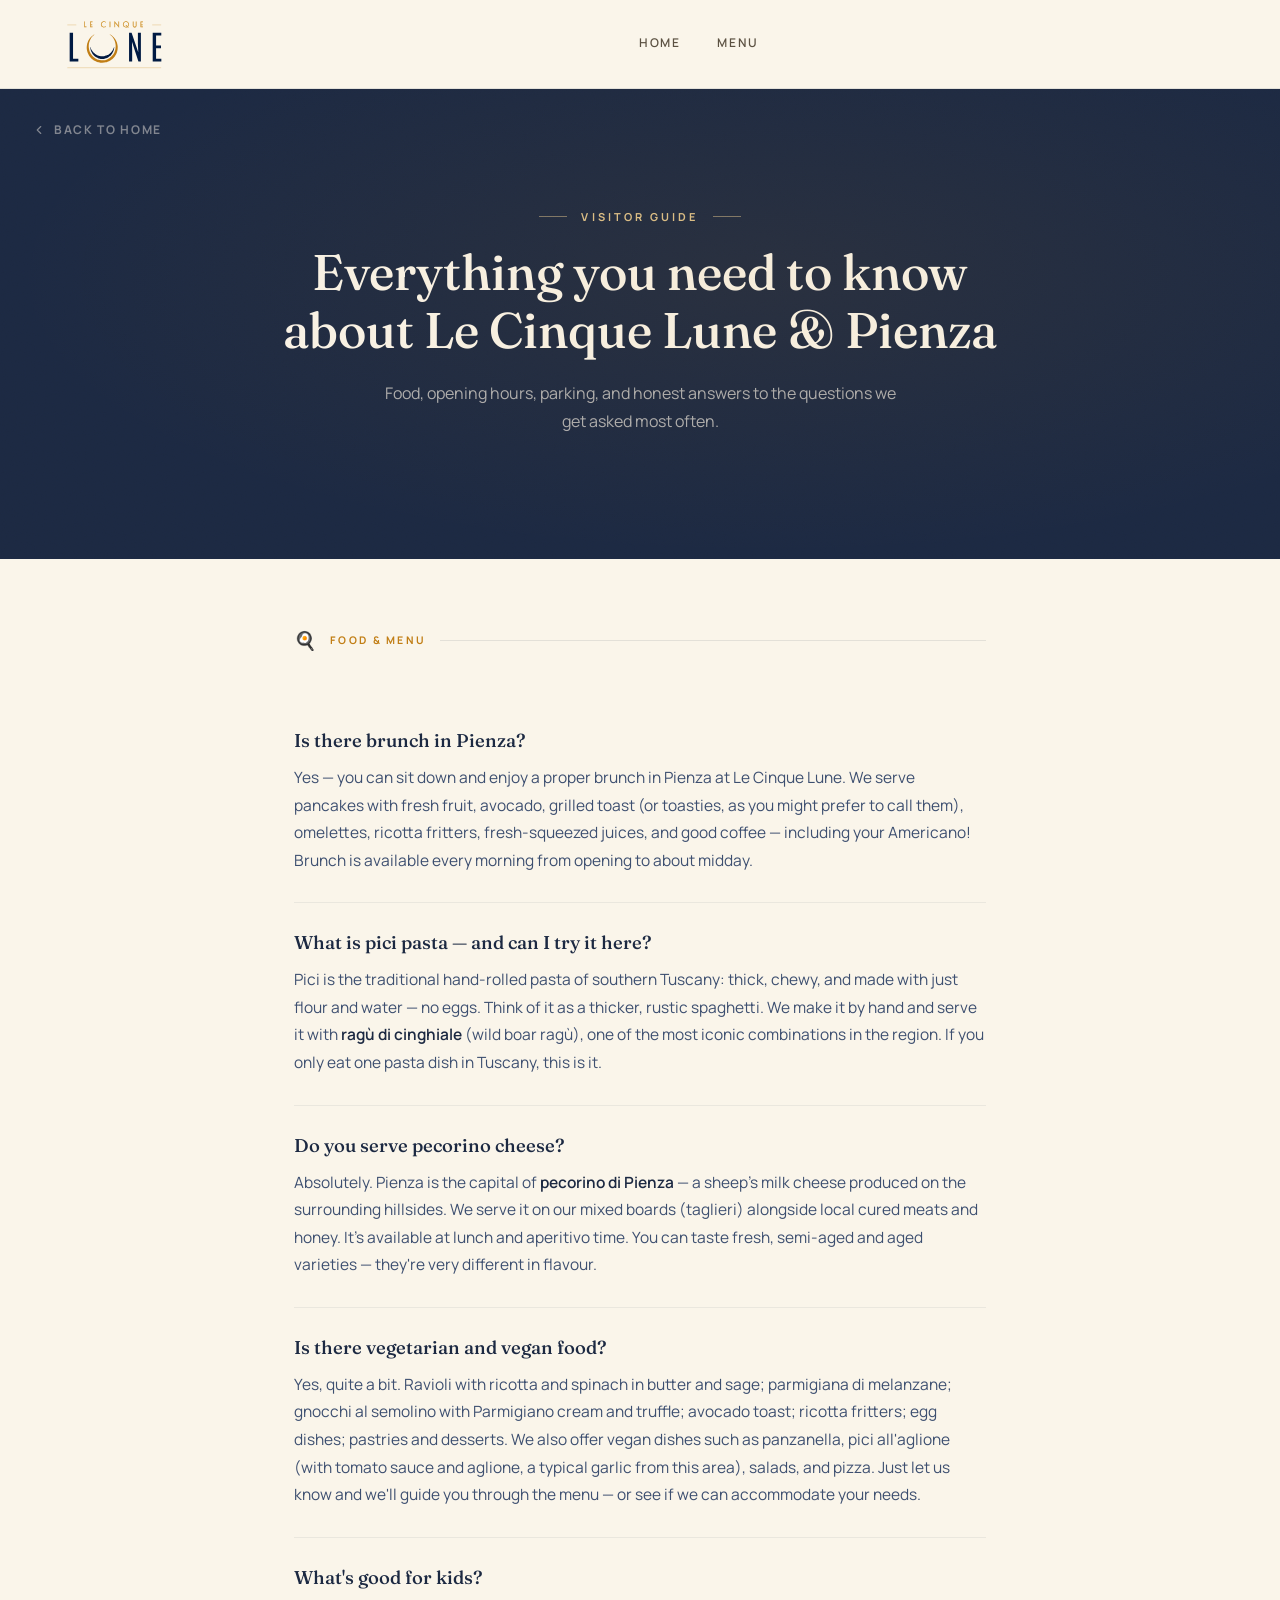
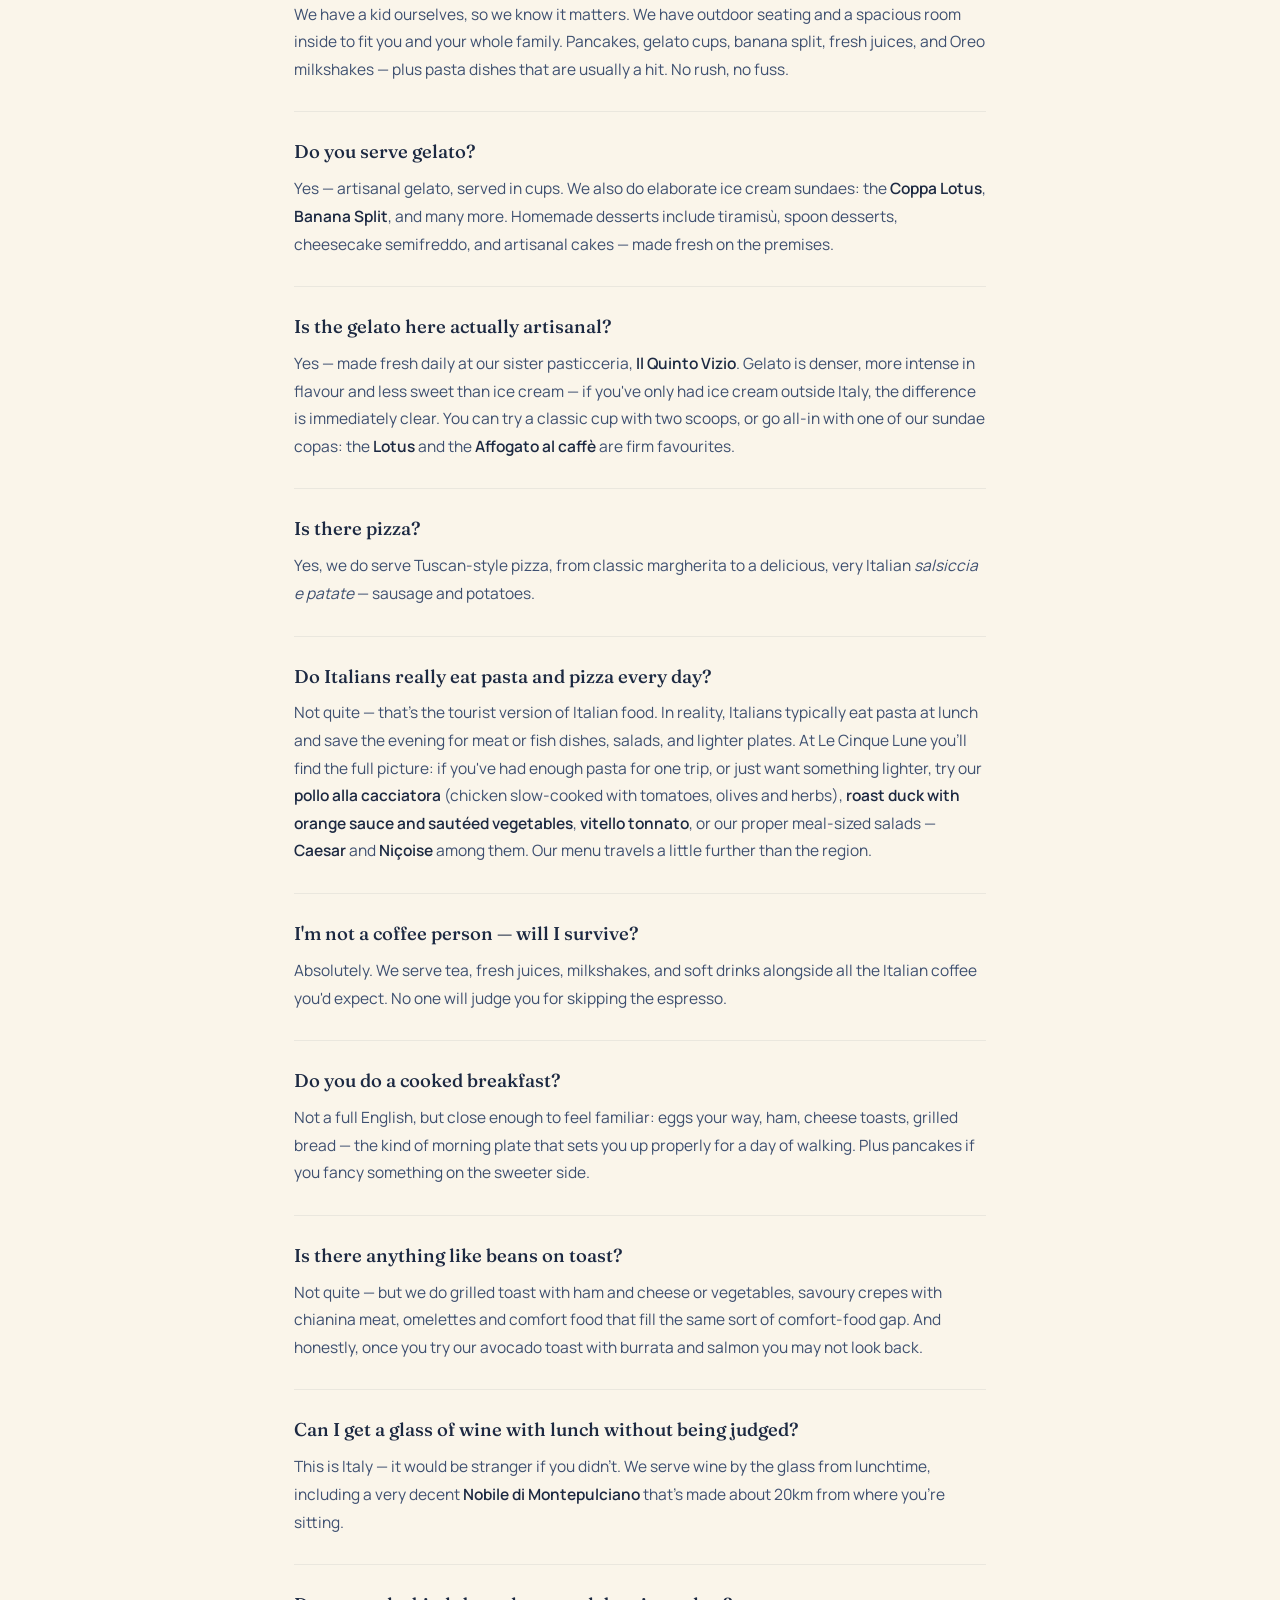
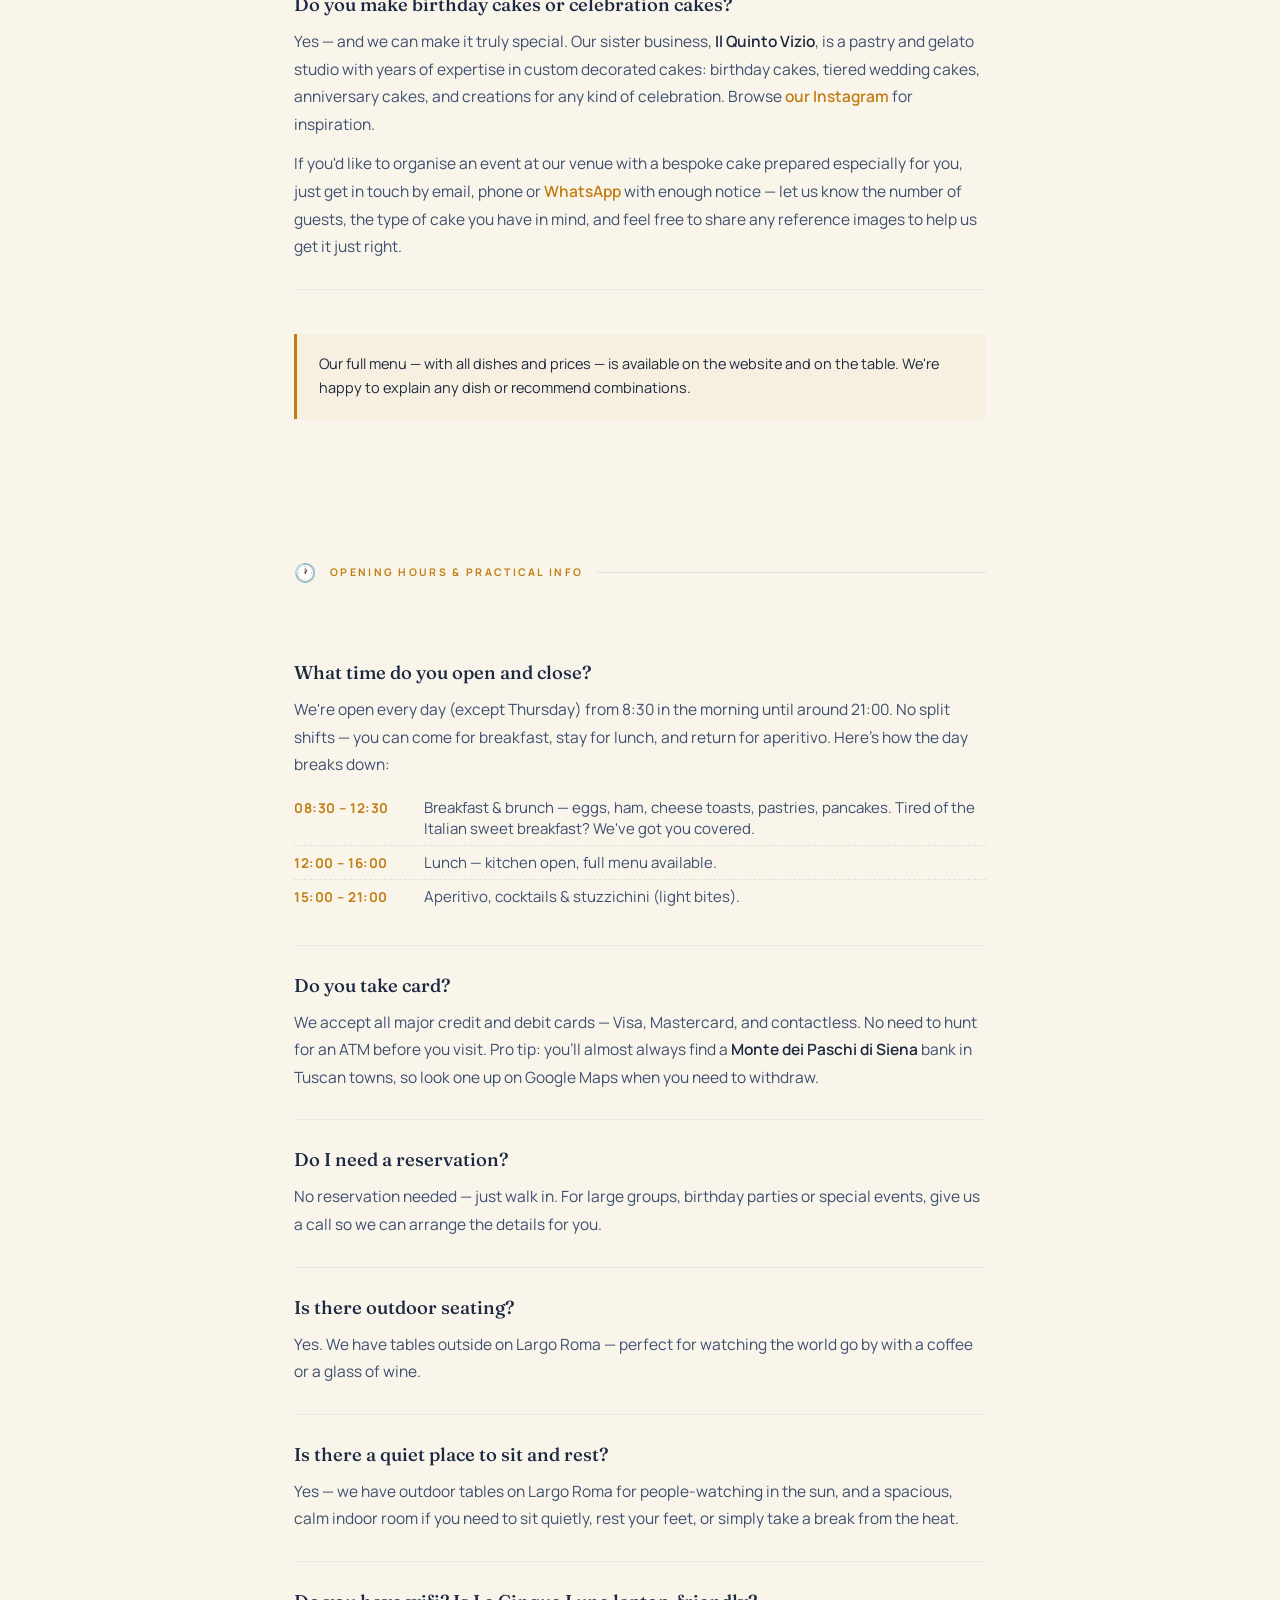
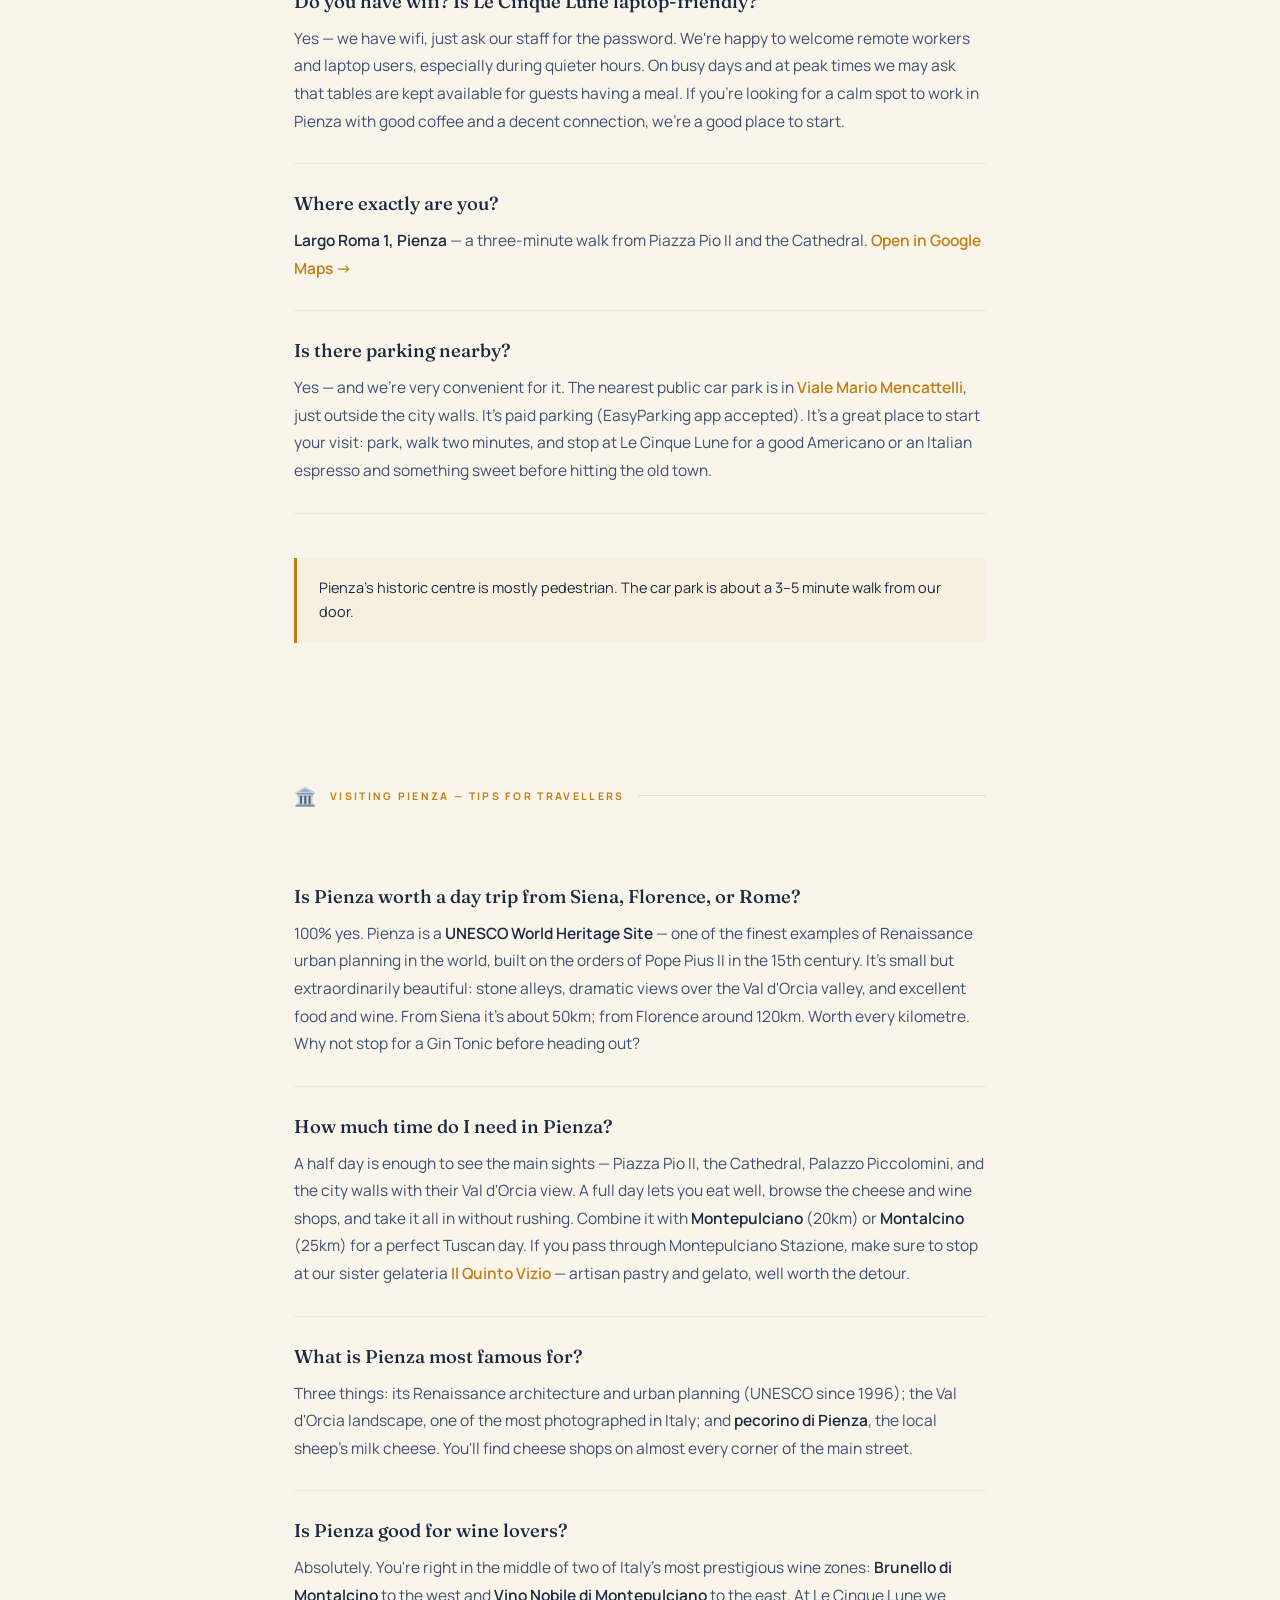
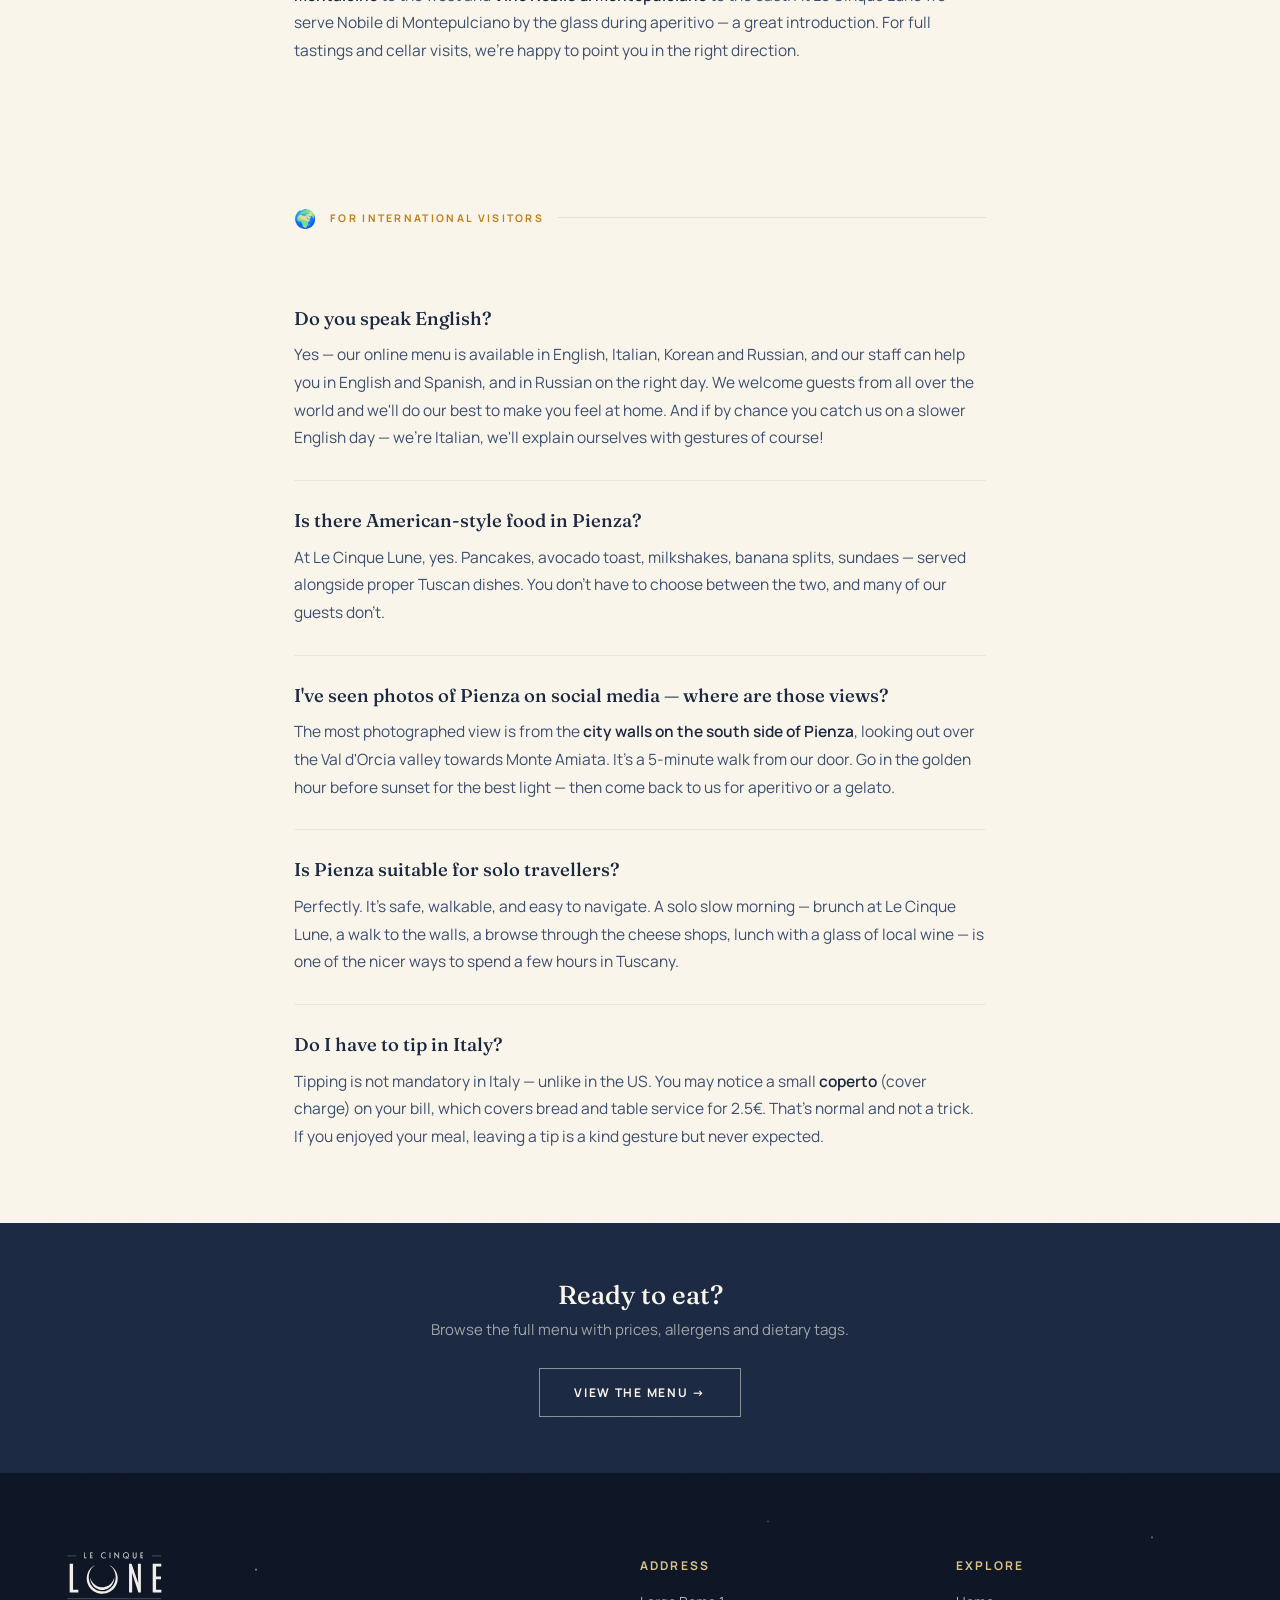
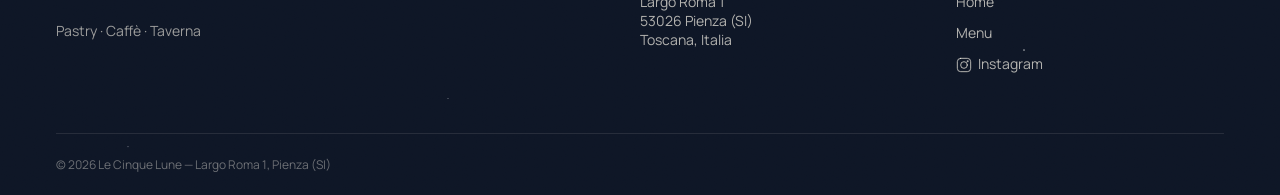
<file: about-en.html>
<!DOCTYPE html>
<html lang="en">
<head>
  <meta charset="UTF-8">
  <meta name="viewport" content="width=device-width, initial-scale=1.0">
  <title>Brunch, Food & Visiting Pienza | Le Cinque Lune Guide</title>
  <meta name="description" content="Everything you need to know about eating at Le Cinque Lune in Pienza — brunch, pici pasta, gelato, opening hours, parking, and tips for visiting the Val d'Orcia.">
  <link rel="icon" type="image/svg+xml" href="logo/favicon.svg">
  <link rel="preconnect" href="https://fonts.googleapis.com">
  <link rel="preconnect" href="https://fonts.gstatic.com" crossorigin>
  <link href="https://fonts.googleapis.com/css2?family=Antonio:wght@300&family=Fraunces:ital,opsz,wght@0,9..144,400;0,9..144,500;0,9..144,600;1,9..144,400;1,9..144,500&family=Manrope:wght@400;500;600;700&display=swap" rel="stylesheet">
  <link rel="stylesheet" href="files/style.css">
  <script type="application/ld+json">
  {
    "@context": "https://schema.org",
    "@type": "FAQPage",
    "mainEntity": [
      {"@type":"Question","name":"Is there brunch in Pienza?","acceptedAnswer":{"@type":"Answer","text":"Yes — you can sit down and enjoy a proper brunch in Pienza at Le Cinque Lune. We serve pancakes with fresh fruit, avocado, grilled toast, omelettes, ricotta fritters, fresh-squeezed juices, and good coffee — including your Americano! Brunch is available every morning from opening to about midday."}},
      {"@type":"Question","name":"What is pici pasta and can I try it in Pienza?","acceptedAnswer":{"@type":"Answer","text":"Pici is the traditional hand-rolled pasta of southern Tuscany: thick, chewy, made with just flour and water — no eggs. Think of it as a thicker, rustic spaghetti. At Le Cinque Lune we make it by hand and serve it with ragù di cinghiale (wild boar ragù), one of the most iconic combinations in the region."}},
      {"@type":"Question","name":"Do you serve pecorino cheese in Pienza?","acceptedAnswer":{"@type":"Answer","text":"Absolutely. Pienza is the capital of pecorino di Pienza — a sheep's milk cheese produced on the surrounding hillsides. We serve it on mixed boards alongside local cured meats and honey at lunch and aperitivo time. Fresh, semi-aged and aged varieties are all available."}},
      {"@type":"Question","name":"Is there vegetarian and vegan food at Le Cinque Lune?","acceptedAnswer":{"@type":"Answer","text":"Yes, quite a bit. Ravioli with ricotta and spinach in butter and sage; parmigiana di melanzane; gnocchi al semolino with Parmigiano cream and truffle; avocado toast; ricotta fritters; egg dishes; pastries and desserts. We also offer vegan dishes such as panzanella, pici all'aglione, salads, and pizza."}},
      {"@type":"Question","name":"Do I need a reservation at Le Cinque Lune?","acceptedAnswer":{"@type":"Answer","text":"No reservation needed — just walk in. For large groups, birthday parties or special events, give us a call so we can arrange the details for you."}},
      {"@type":"Question","name":"What time does Le Cinque Lune open and close?","acceptedAnswer":{"@type":"Answer","text":"We're open every day (except Thursday) from 8:30 in the morning until around 21:00. No split shifts. Breakfast and brunch run from 08:30 to 12:30, lunch from 12:00 to 16:00, and aperitivo from 15:00 to 21:00."}},
      {"@type":"Question","name":"Do Italians really eat pasta and pizza every day?","acceptedAnswer":{"@type":"Answer","text":"Not quite — that's the tourist version of Italian food. In reality, Italians typically eat pasta at lunch and save the evening for meat or fish dishes, salads, and lighter plates. At Le Cinque Lune you'll find the full picture: if you've had enough pasta for one trip, or just want something lighter, try our pollo alla cacciatora (chicken slow-cooked with tomatoes, olives and herbs), roast duck with orange sauce and sautéed vegetables, vitello tonnato, or our proper meal-sized salads — Caesar and Niçoise among them. Our menu travels a little further than the region."}},
      {"@type":"Question","name":"Is there parking near Le Cinque Lune in Pienza?","acceptedAnswer":{"@type":"Answer","text":"Yes. The nearest public car park is in Viale Mario Mencattelli, just outside the city walls — about a 3 to 5 minute walk from our door. It's a paid parking (EasyParking app accepted). Park, walk two minutes, and stop at Le Cinque Lune for a coffee or something sweet before hitting the old town."}},
      {"@type":"Question","name":"Is Pienza worth a day trip from Siena or Florence?","acceptedAnswer":{"@type":"Answer","text":"100% yes. Pienza is a UNESCO World Heritage Site — one of the finest examples of Renaissance urban planning in the world. It's small but extraordinarily beautiful: stone alleys, dramatic views over the Val d'Orcia, and excellent food and wine. From Siena it's about 50km; from Florence around 120km."}},
      {"@type":"Question","name":"What is Pienza most famous for?","acceptedAnswer":{"@type":"Answer","text":"Three things: its Renaissance architecture and urban planning (UNESCO since 1996); the Val d'Orcia landscape, one of the most photographed in Italy; and pecorino di Pienza, the local sheep's milk cheese. You'll find cheese shops on almost every corner of the main street."}},
      {"@type":"Question","name":"Is Pienza suitable for solo travellers?","acceptedAnswer":{"@type":"Answer","text":"Perfectly. It's safe, walkable, and easy to navigate. A solo slow morning — brunch at Le Cinque Lune, a walk to the walls, a browse through the cheese shops, lunch with a glass of local wine — is one of the nicer ways to spend a few hours in Tuscany."}},
      {"@type":"Question","name":"Do you make birthday cakes or celebration cakes?","acceptedAnswer":{"@type":"Answer","text":"Yes — through our sister business Il Quinto Vizio, a pastry and gelato studio with years of expertise in custom decorated cakes: birthday cakes, tiered wedding cakes, anniversary cakes, and creations for any kind of celebration. Browse our Instagram for inspiration. If you'd like to organise an event at our venue with a bespoke cake, get in touch by email, phone or WhatsApp with enough notice — let us know the number of guests, the type of cake you have in mind, and feel free to share any reference images to help us get it just right."}},
      {"@type":"Question","name":"Do I have to tip in Italy?","acceptedAnswer":{"@type":"Answer","text":"Tipping is not mandatory in Italy — unlike in the US. You may notice a small \"coperto\" (cover charge) on your bill, which covers bread and table service for 2.5€. That's normal and not a trick. If you enjoyed your meal, leaving a tip is a kind gesture but never expected."}},
      {"@type":"Question","name":"Is there a quiet place to sit and rest?","acceptedAnswer":{"@type":"Answer","text":"Yes — we have outdoor tables on Largo Roma for people-watching in the sun, and a spacious, calm indoor room if you need to sit quietly, rest your feet, or simply take a break from the heat."}},
      {"@type":"Question","name":"Do you have wifi? Is Le Cinque Lune laptop-friendly?","acceptedAnswer":{"@type":"Answer","text":"Yes — we have wifi, just ask our staff for the password. We're happy to welcome remote workers and laptop users, especially during quieter hours. On busy days and at peak times we may ask that tables are kept available for guests having a meal. If you're looking for a calm spot to work in Pienza with good coffee and a decent connection, we're a good place to start."}},
      {"@type":"Question","name":"Is the gelato here actually artisanal?","acceptedAnswer":{"@type":"Answer","text":"Yes — made fresh daily at our sister pasticceria, Il Quinto Vizio. Gelato is denser, more intense in flavour and less sweet than ice cream — if you've only had ice cream outside Italy, the difference is immediately clear. You can try a classic cup with two scoops, or go all-in with one of our sundae copas: the Lotus and the Affogato al caffè are firm favourites."}}
    ]
  }
  </script>
  <style>
    .about-hero {
      background: var(--navy);
      padding: 120px 24px 88px;
      text-align: center;
      position: relative;
      overflow: hidden;
    }
    .about-hero::before {
      content: '';
      position: absolute;
      inset: 0;
      background: radial-gradient(ellipse at 60% 40%, rgba(193,126,21,0.08) 0%, transparent 70%);
      pointer-events: none;
    }
    .about-hero-eyebrow {
      font-family: 'Manrope', sans-serif;
      font-size: 11px;
      font-weight: 700;
      letter-spacing: 0.28em;
      text-transform: uppercase;
      color: var(--gold-light);
      display: flex;
      align-items: center;
      justify-content: center;
      gap: 14px;
      margin-bottom: 20px;
    }
    .about-hero-eyebrow::before,
    .about-hero-eyebrow::after {
      content: '';
      width: 28px;
      height: 1px;
      background: var(--gold-light);
      opacity: 0.5;
    }
    .about-hero h1 {
      font-family: 'Fraunces', serif;
      font-size: clamp(30px, 5.5vw, 50px);
      font-weight: 500;
      color: var(--cream);
      margin: 0 0 20px;
      line-height: 1.15;
    }
    .about-hero p {
      color: rgba(250,245,234,0.65);
      font-family: 'Manrope', sans-serif;
      font-size: 16px;
      max-width: 520px;
      margin: 0 auto 36px;
      line-height: 1.75;
    }
    .back-link {
      display: inline-flex;
      align-items: center;
      gap: 8px;
      font-family: 'Manrope', sans-serif;
      font-size: 12px;
      font-weight: 700;
      letter-spacing: 0.14em;
      text-transform: uppercase;
      color: rgba(250,245,234,0.45);
      text-decoration: none;
      position: absolute;
      top: 32px;
      left: 32px;
      transition: color 0.2s;
    }
    .back-link:hover { color: var(--cream); }
    .faq-wrap {
      max-width: 740px;
      margin: 0 auto;
      padding: 0 24px;
    }
    .faq-section {
      padding: 72px 0;
    }
    .section-label {
      display: flex;
      align-items: center;
      gap: 14px;
      margin-bottom: 52px;
    }
    .section-label-text {
      font-family: 'Manrope', sans-serif;
      font-size: 10.5px;
      font-weight: 700;
      letter-spacing: 0.22em;
      text-transform: uppercase;
      color: #C17E15;
      white-space: nowrap;
    }
    .section-label-icon {
      font-size: 18px;
      line-height: 1;
    }
    .section-label-line {
      flex: 1;
      height: 1px;
      background: rgba(28,41,66,0.1);
    }
    .faq-item {
      padding: 28px 0;
      border-bottom: 1px solid rgba(28,41,66,0.07);
    }
    .faq-item:last-child { border-bottom: none; padding-bottom: 0; }
    .faq-q {
      font-family: 'Fraunces', serif;
      font-size: 18.5px;
      font-weight: 500;
      color: var(--navy);
      margin: 0 0 10px;
      line-height: 1.35;
    }
    .faq-a {
      font-family: 'Manrope', sans-serif;
      font-size: 15.5px;
      color: #3d4f70;
      line-height: 1.78;
      margin: 0;
    }
    .faq-a strong { color: var(--navy); font-weight: 600; }
    .faq-a ul {
      margin: 10px 0 4px;
      padding-left: 18px;
    }
    .faq-a li { margin-bottom: 5px; }
    .hours-list {
      list-style: none;
      padding: 0;
      margin: 12px 0 4px;
    }
    .hours-list li {
      display: flex;
      gap: 0;
      align-items: baseline;
      padding: 6px 0;
      border-bottom: 1px dashed rgba(28,41,66,0.1);
      font-family: 'Manrope', sans-serif;
      font-size: 15px;
    }
    .hours-list li:last-child { border-bottom: none; }
    .hours-time {
      color: #C17E15;
      font-weight: 700;
      font-size: 13.5px;
      letter-spacing: 0.04em;
      min-width: 130px;
      flex-shrink: 0;
    }
    .hours-desc { color: #3d4f70; }
    .info-box {
      background: rgba(193,126,21,0.05);
      border-left: 3px solid #C17E15;
      padding: 18px 22px;
      margin: 44px 0 0;
      border-radius: 0 4px 4px 0;
    }
    .info-box p {
      font-family: 'Manrope', sans-serif;
      font-size: 14.5px;
      color: #1C2942;
      line-height: 1.7;
      margin: 0;
    }
    .menu-cta-strip {
      background: var(--navy);
      padding: 56px 24px;
      text-align: center;
    }
    .menu-cta-strip h2 {
      font-family: 'Fraunces', serif;
      font-size: 26px;
      font-weight: 500;
      color: var(--cream);
      margin: 0 0 8px;
    }
    .menu-cta-strip p {
      color: rgba(250,245,234,0.6);
      font-family: 'Manrope', sans-serif;
      font-size: 15px;
      margin: 0 0 28px;
    }
    .mobile-toggle { display: flex; flex-direction: column; gap: 5px; background: none; border: none; cursor: pointer; padding: 8px; }
    .mobile-toggle span { display: block; width: 22px; height: 1.5px; background: var(--navy); transition: 0.3s; }
    @media (min-width: 860px) { .mobile-toggle { display: none; } }
    .mobile-nav { display: none; padding: 16px 24px; border-top: 1px solid rgba(28,41,66,0.1); }
    .mobile-nav.open { display: block; }
    .mobile-nav a { display: block; padding: 12px 0; font-size: 14px; letter-spacing: 0.12em; font-weight: 600; text-transform: uppercase; color: var(--ink-soft); text-decoration: none; }
    @media (min-width: 860px) { .mobile-nav { display: none !important; } }
    @media (max-width: 600px) {
      .back-link { top: 20px; left: 20px; }
      .about-hero { padding: 100px 20px 72px; }
      .hours-time { min-width: 100px; font-size: 12.5px; }
    }
  </style>
</head>
<body>

  <header class="site-header">
    <div class="wrap">
      <nav class="nav">
        <a href="index.html" class="brand">
          <img src="logo/logo_orizzontale_v2.svg" alt="Le Cinque Lune">
        </a>
        <div class="nav-links">
          <a href="index.html" class="nav-link">Home</a>
          <a href="menu.html" class="nav-link">Menu</a>
        </div>
        <div class="nav-right">
          <button class="mobile-toggle" id="mobileToggle" aria-label="Menu">
            <span></span><span></span><span></span>
          </button>
        </div>
      </nav>
    </div>
    <div class="mobile-nav" id="mobileNav">
      <a href="index.html">Home</a>
      <a href="menu.html">Menu</a>
    </div>
  </header>
  <script>
    document.getElementById('mobileToggle').addEventListener('click', function() {
      document.getElementById('mobileNav').classList.toggle('open');
    });
  </script>

  <section class="about-hero grain">
    <a href="index.html" class="back-link">
      <svg width="14" height="14" viewBox="0 0 24 24" fill="none" stroke="currentColor" stroke-width="2" stroke-linecap="round" stroke-linejoin="round"><polyline points="15 18 9 12 15 6"/></svg>
      Back to Home
    </a>
    <div class="about-hero-eyebrow">VISITOR GUIDE</div>
    <h1>Everything you need to know<br>about Le Cinque Lune & Pienza</h1>
    <p>Food, opening hours, parking, and honest answers to the questions we get asked most often.</p>
  </section>

  <div style="background: var(--cream-bg, #FAF5EA);">
    <div class="faq-wrap">

      <!-- SECTION 1: FOOD & MENU -->
      <section class="faq-section">
        <div class="section-label">
          <span class="section-label-icon">🍳</span>
          <span class="section-label-text">Food &amp; Menu</span>
          <span class="section-label-line"></span>
        </div>

        <div class="faq-item">
          <h2 class="faq-q">Is there brunch in Pienza?</h2>
          <p class="faq-a">Yes — you can sit down and enjoy a proper brunch in Pienza at Le Cinque Lune. We serve pancakes with fresh fruit, avocado, grilled toast (or toasties, as you might prefer to call them), omelettes, ricotta fritters, fresh-squeezed juices, and good coffee — including your Americano! Brunch is available every morning from opening to about midday.</p>
        </div>

        <div class="faq-item">
          <h2 class="faq-q">What is pici pasta — and can I try it here?</h2>
          <p class="faq-a">Pici is the traditional hand-rolled pasta of southern Tuscany: thick, chewy, and made with just flour and water — no eggs. Think of it as a thicker, rustic spaghetti. We make it by hand and serve it with <strong>ragù di cinghiale</strong> (wild boar ragù), one of the most iconic combinations in the region. If you only eat one pasta dish in Tuscany, this is it.</p>
        </div>

        <div class="faq-item">
          <h2 class="faq-q">Do you serve pecorino cheese?</h2>
          <p class="faq-a">Absolutely. Pienza is the capital of <strong>pecorino di Pienza</strong> — a sheep's milk cheese produced on the surrounding hillsides. We serve it on our mixed boards (taglieri) alongside local cured meats and honey. It's available at lunch and aperitivo time. You can taste fresh, semi-aged and aged varieties — they're very different in flavour.</p>
        </div>

        <div class="faq-item">
          <h2 class="faq-q">Is there vegetarian and vegan food?</h2>
          <p class="faq-a">Yes, quite a bit. Ravioli with ricotta and spinach in butter and sage; parmigiana di melanzane; gnocchi al semolino with Parmigiano cream and truffle; avocado toast; ricotta fritters; egg dishes; pastries and desserts. We also offer vegan dishes such as panzanella, pici all'aglione (with tomato sauce and aglione, a typical garlic from this area), salads, and pizza. Just let us know and we'll guide you through the menu — or see if we can accommodate your needs.</p>
        </div>

        <div class="faq-item">
          <h2 class="faq-q">What's good for kids?</h2>
          <p class="faq-a">We have a kid ourselves, so we know it matters. We have outdoor seating and a spacious room inside to fit you and your whole family. Pancakes, gelato cups, banana split, fresh juices, and Oreo milkshakes — plus pasta dishes that are usually a hit. No rush, no fuss.</p>
        </div>

        <div class="faq-item">
          <h2 class="faq-q">Do you serve gelato?</h2>
          <p class="faq-a">Yes — artisanal gelato, served in cups. We also do elaborate ice cream sundaes: the <strong>Coppa Lotus</strong>, <strong>Banana Split</strong>, and many more. Homemade desserts include tiramisù, spoon desserts, cheesecake semifreddo, and artisanal cakes — made fresh on the premises.</p>
        </div>

        <div class="faq-item">
          <h2 class="faq-q">Is the gelato here actually artisanal?</h2>
          <p class="faq-a">Yes — made fresh daily at our sister pasticceria, <strong>Il Quinto Vizio</strong>. Gelato is denser, more intense in flavour and less sweet than ice cream — if you've only had ice cream outside Italy, the difference is immediately clear. You can try a classic cup with two scoops, or go all-in with one of our sundae copas: the <strong>Lotus</strong> and the <strong>Affogato al caffè</strong> are firm favourites.</p>
        </div>

        <div class="faq-item">
          <h2 class="faq-q">Is there pizza?</h2>
          <p class="faq-a">Yes, we do serve Tuscan-style pizza, from classic margherita to a delicious, very Italian <em>salsiccia e patate</em> — sausage and potatoes.</p>
        </div>

        <div class="faq-item">
          <h2 class="faq-q">Do Italians really eat pasta and pizza every day?</h2>
          <p class="faq-a">Not quite — that's the tourist version of Italian food. In reality, Italians typically eat pasta at lunch and save the evening for meat or fish dishes, salads, and lighter plates. At Le Cinque Lune you'll find the full picture: if you've had enough pasta for one trip, or just want something lighter, try our <strong>pollo alla cacciatora</strong> (chicken slow-cooked with tomatoes, olives and herbs), <strong>roast duck with orange sauce and sautéed vegetables</strong>, <strong>vitello tonnato</strong>, or our proper meal-sized salads — <strong>Caesar</strong> and <strong>Niçoise</strong> among them. Our menu travels a little further than the region.</p>
        </div>

        <div class="faq-item">
          <h2 class="faq-q">I'm not a coffee person — will I survive?</h2>
          <p class="faq-a">Absolutely. We serve tea, fresh juices, milkshakes, and soft drinks alongside all the Italian coffee you'd expect. No one will judge you for skipping the espresso.</p>
        </div>

        <div class="faq-item">
          <h2 class="faq-q">Do you do a cooked breakfast?</h2>
          <p class="faq-a">Not a full English, but close enough to feel familiar: eggs your way, ham, cheese toasts, grilled bread — the kind of morning plate that sets you up properly for a day of walking. Plus pancakes if you fancy something on the sweeter side.</p>
        </div>

        <div class="faq-item">
          <h2 class="faq-q">Is there anything like beans on toast?</h2>
          <p class="faq-a">Not quite — but we do grilled toast with ham and cheese or vegetables, savoury crepes with chianina meat, omelettes and comfort food that fill the same sort of comfort-food gap. And honestly, once you try our avocado toast with burrata and salmon you may not look back.</p>
        </div>

        <div class="faq-item">
          <h2 class="faq-q">Can I get a glass of wine with lunch without being judged?</h2>
          <p class="faq-a">This is Italy — it would be stranger if you didn't. We serve wine by the glass from lunchtime, including a very decent <strong>Nobile di Montepulciano</strong> that's made about 20km from where you're sitting.</p>
        </div>

        <div class="faq-item">
          <h2 class="faq-q">Do you make birthday cakes or celebration cakes?</h2>
          <p class="faq-a">Yes — and we can make it truly special. Our sister business, <strong>Il Quinto Vizio</strong>, is a pastry and gelato studio with years of expertise in custom decorated cakes: birthday cakes, tiered wedding cakes, anniversary cakes, and creations for any kind of celebration. Browse <a href="https://www.instagram.com/ilquintoviziopastrygelato/" target="_blank" rel="noopener" style="color:#C17E15; font-weight:600; text-decoration:none;">our Instagram</a> for inspiration.</p>
          <p class="faq-a" style="margin-top: 12px;">If you'd like to organise an event at our venue with a bespoke cake prepared especially for you, just get in touch by email, phone or <a href="https://wa.me/393924660908" target="_blank" rel="noopener" style="color:#C17E15; font-weight:600; text-decoration:none;">WhatsApp</a> with enough notice — let us know the number of guests, the type of cake you have in mind, and feel free to share any reference images to help us get it just right.</p>
        </div>

        <div class="info-box">
          <p>Our full menu — with all dishes and prices — is available on the website and on the table. We're happy to explain any dish or recommend combinations.</p>
        </div>
      </section>

      <!-- SECTION 2: OPENING HOURS & PRACTICAL INFO -->
      <section class="faq-section">
        <div class="section-label">
          <span class="section-label-icon">🕐</span>
          <span class="section-label-text">Opening Hours &amp; Practical Info</span>
          <span class="section-label-line"></span>
        </div>

        <div class="faq-item">
          <h2 class="faq-q">What time do you open and close?</h2>
          <p class="faq-a">We're open every day (except Thursday) from 8:30 in the morning until around 21:00. No split shifts — you can come for breakfast, stay for lunch, and return for aperitivo. Here's how the day breaks down:</p>
          <ul class="hours-list">
            <li><span class="hours-time">08:30 – 12:30</span><span class="hours-desc">Breakfast &amp; brunch — eggs, ham, cheese toasts, pastries, pancakes. Tired of the Italian sweet breakfast? We've got you covered.</span></li>
            <li><span class="hours-time">12:00 – 16:00</span><span class="hours-desc">Lunch — kitchen open, full menu available.</span></li>
            <li><span class="hours-time">15:00 – 21:00</span><span class="hours-desc">Aperitivo, cocktails &amp; stuzzichini (light bites).</span></li>
          </ul>
        </div>

        <div class="faq-item">
          <h2 class="faq-q">Do you take card?</h2>
          <p class="faq-a">We accept all major credit and debit cards — Visa, Mastercard, and contactless. No need to hunt for an ATM before you visit. Pro tip: you'll almost always find a <strong>Monte dei Paschi di Siena</strong> bank in Tuscan towns, so look one up on Google Maps when you need to withdraw.</p>
        </div>

        <div class="faq-item">
          <h2 class="faq-q">Do I need a reservation?</h2>
          <p class="faq-a">No reservation needed — just walk in. For large groups, birthday parties or special events, give us a call so we can arrange the details for you.</p>
        </div>

        <div class="faq-item">
          <h2 class="faq-q">Is there outdoor seating?</h2>
          <p class="faq-a">Yes. We have tables outside on Largo Roma — perfect for watching the world go by with a coffee or a glass of wine.</p>
        </div>

        <div class="faq-item">
          <h2 class="faq-q">Is there a quiet place to sit and rest?</h2>
          <p class="faq-a">Yes — we have outdoor tables on Largo Roma for people-watching in the sun, and a spacious, calm indoor room if you need to sit quietly, rest your feet, or simply take a break from the heat.</p>
        </div>

        <div class="faq-item">
          <h2 class="faq-q">Do you have wifi? Is Le Cinque Lune laptop-friendly?</h2>
          <p class="faq-a">Yes — we have wifi, just ask our staff for the password. We're happy to welcome remote workers and laptop users, especially during quieter hours. On busy days and at peak times we may ask that tables are kept available for guests having a meal. If you're looking for a calm spot to work in Pienza with good coffee and a decent connection, we're a good place to start.</p>
        </div>

        <div class="faq-item">
          <h2 class="faq-q">Where exactly are you?</h2>
          <p class="faq-a"><strong>Largo Roma 1, Pienza</strong> — a three-minute walk from Piazza Pio II and the Cathedral. <a href="https://www.google.com/maps?cid=9478944288690319707" target="_blank" rel="noopener" style="color:#C17E15; text-decoration:none; font-weight:600;">Open in Google Maps →</a></p>
        </div>

        <div class="faq-item">
          <h2 class="faq-q">Is there parking nearby?</h2>
          <p class="faq-a">Yes — and we're very convenient for it. The nearest public car park is in <a href="https://maps.app.goo.gl/NRo9nQ22TKFcrTMz8" target="_blank" rel="noopener" style="color:#C17E15; font-weight:600; text-decoration:none;">Viale Mario Mencattelli</a>, just outside the city walls. It's paid parking (EasyParking app accepted). It's a great place to start your visit: park, walk two minutes, and stop at Le Cinque Lune for a good Americano or an Italian espresso and something sweet before hitting the old town.</p>
        </div>

        <div class="info-box">
          <p>Pienza's historic centre is mostly pedestrian. The car park is about a 3–5 minute walk from our door.</p>
        </div>
      </section>

      <!-- SECTION 3: VISITING PIENZA -->
      <section class="faq-section">
        <div class="section-label">
          <span class="section-label-icon">🏛️</span>
          <span class="section-label-text">Visiting Pienza — Tips for Travellers</span>
          <span class="section-label-line"></span>
        </div>

        <div class="faq-item">
          <h2 class="faq-q">Is Pienza worth a day trip from Siena, Florence, or Rome?</h2>
          <p class="faq-a">100% yes. Pienza is a <strong>UNESCO World Heritage Site</strong> — one of the finest examples of Renaissance urban planning in the world, built on the orders of Pope Pius II in the 15th century. It's small but extraordinarily beautiful: stone alleys, dramatic views over the Val d'Orcia valley, and excellent food and wine. From Siena it's about 50km; from Florence around 120km. Worth every kilometre. Why not stop for a Gin Tonic before heading out?</p>
        </div>

        <div class="faq-item">
          <h2 class="faq-q">How much time do I need in Pienza?</h2>
          <p class="faq-a">A half day is enough to see the main sights — Piazza Pio II, the Cathedral, Palazzo Piccolomini, and the city walls with their Val d'Orcia view. A full day lets you eat well, browse the cheese and wine shops, and take it all in without rushing. Combine it with <strong>Montepulciano</strong> (20km) or <strong>Montalcino</strong> (25km) for a perfect Tuscan day. If you pass through Montepulciano Stazione, make sure to stop at our sister gelateria <a href="https://www.google.com/maps/place/Il+Quinto+Vizio+Art+Studio+-+Pastry+%26+Gelato/@43.1358954,11.853665,594m/data=!3m2!1e3!5s0x1329584d531e3a13:0x9817aaa191570233!4m6!3m5!1s0x1329584d52f9f175:0xb7685c6ac3a3e379!8m2!3d43.1358919!4d11.8554802!16s%2Fg%2F11bbt8q7f3?entry=ttu&g_ep=EgoyMDI2MDgwMy4wIKXMDSoASAFQAw%3D%3D" target="_blank" rel="noopener" style="color:#C17E15; font-weight:600; text-decoration:none;">Il Quinto Vizio</a> — artisan pastry and gelato, well worth the detour.</p>
        </div>

        <div class="faq-item">
          <h2 class="faq-q">What is Pienza most famous for?</h2>
          <p class="faq-a">Three things: its Renaissance architecture and urban planning (UNESCO since 1996); the Val d'Orcia landscape, one of the most photographed in Italy; and <strong>pecorino di Pienza</strong>, the local sheep's milk cheese. You'll find cheese shops on almost every corner of the main street.</p>
        </div>

        <div class="faq-item">
          <h2 class="faq-q">Is Pienza good for wine lovers?</h2>
          <p class="faq-a">Absolutely. You're right in the middle of two of Italy's most prestigious wine zones: <strong>Brunello di Montalcino</strong> to the west and <strong>Vino Nobile di Montepulciano</strong> to the east. At Le Cinque Lune we serve Nobile di Montepulciano by the glass during aperitivo — a great introduction. For full tastings and cellar visits, we're happy to point you in the right direction.</p>
        </div>
      </section>

      <!-- SECTION 4: FOR INTERNATIONAL VISITORS -->
      <section class="faq-section">
        <div class="section-label">
          <span class="section-label-icon">🌍</span>
          <span class="section-label-text">For International Visitors</span>
          <span class="section-label-line"></span>
        </div>

        <div class="faq-item">
          <h2 class="faq-q">Do you speak English?</h2>
          <p class="faq-a">Yes — our online menu is available in English, Italian, Korean and Russian, and our staff can help you in English and Spanish, and in Russian on the right day. We welcome guests from all over the world and we'll do our best to make you feel at home. And if by chance you catch us on a slower English day — we're Italian, we'll explain ourselves with gestures of course!</p>
        </div>

        <div class="faq-item">
          <h2 class="faq-q">Is there American-style food in Pienza?</h2>
          <p class="faq-a">At Le Cinque Lune, yes. Pancakes, avocado toast, milkshakes, banana splits, sundaes — served alongside proper Tuscan dishes. You don't have to choose between the two, and many of our guests don't.</p>
        </div>

        <div class="faq-item">
          <h2 class="faq-q">I've seen photos of Pienza on social media — where are those views?</h2>
          <p class="faq-a">The most photographed view is from the <strong>city walls on the south side of Pienza</strong>, looking out over the Val d'Orcia valley towards Monte Amiata. It's a 5-minute walk from our door. Go in the golden hour before sunset for the best light — then come back to us for aperitivo or a gelato.</p>
        </div>

        <div class="faq-item">
          <h2 class="faq-q">Is Pienza suitable for solo travellers?</h2>
          <p class="faq-a">Perfectly. It's safe, walkable, and easy to navigate. A solo slow morning — brunch at Le Cinque Lune, a walk to the walls, a browse through the cheese shops, lunch with a glass of local wine — is one of the nicer ways to spend a few hours in Tuscany.</p>
        </div>

        <div class="faq-item">
          <h2 class="faq-q">Do I have to tip in Italy?</h2>
          <p class="faq-a">Tipping is not mandatory in Italy — unlike in the US. You may notice a small <strong>coperto</strong> (cover charge) on your bill, which covers bread and table service for 2.5€. That's normal and not a trick. If you enjoyed your meal, leaving a tip is a kind gesture but never expected.</p>
        </div>
      </section>

    </div>
  </div>

  <!-- CTA strip -->
  <div class="menu-cta-strip grain">
    <h2>Ready to eat?</h2>
    <p>Browse the full menu with prices, allergens and dietary tags.</p>
    <a href="menu.html" class="btn btn-outline-cream">View the Menu →</a>
  </div>

  <footer class="site-footer grain">
    <div class="stars"></div>
    <div class="wrap" style="position:relative; z-index:2">
      <div class="footer-grid">
        <div>
          <a href="index.html" class="brand footer-brand" style="margin-bottom:16px">
            <img src="logo/logo_orizzontale_v2.svg" alt="Le Cinque Lune" class="footer-logo">
          </a>
          <p style="color:rgba(250,245,234,0.6); font-size:14px; margin-top:12px">Pastry · Caffè · Taverna</p>
        </div>
        <div>
          <p class="footer-label">ADDRESS</p>
          <p class="footer-link">Largo Roma 1<br>53026 Pienza (SI)<br>Toscana, Italia</p>
        </div>
        <div>
          <p class="footer-label">EXPLORE</p>
          <a href="index.html" class="footer-link">Home</a>
          <a href="menu.html" class="footer-link">Menu</a>
          <a href="https://www.instagram.com/lecinquelunepastrycaffe/" target="_blank" rel="noopener" class="footer-link" style="margin-top:8px">
            <svg width="16" height="16" viewBox="0 0 24 24" fill="none" stroke="currentColor" stroke-width="1.5" stroke-linecap="round" stroke-linejoin="round" style="vertical-align:middle; margin-right:6px"><rect x="2" y="2" width="20" height="20" rx="5"/><circle cx="12" cy="12" r="5"/><circle cx="17.5" cy="6.5" r="1.5" fill="currentColor" stroke="none"/></svg>Instagram
          </a>
        </div>
      </div>
      <div class="footer-bottom">
        <div class="footer-bottom-inner">
          <small style="color:rgba(250,245,234,0.4); font-size:12px">© 2026 Le Cinque Lune — Largo Roma 1, Pienza (SI)</small>
        </div>
      </div>
    </div>
  </footer>

  <!-- Cloudflare Web Analytics --><script type='module' src='https://static.cloudflareinsights.com/beacon.min.js' data-cf-beacon='{"token": "2ab0041bdb604997b950fa7367f47d4d"}'></script><!-- End Cloudflare Web Analytics -->
</body>
</html>
</file>
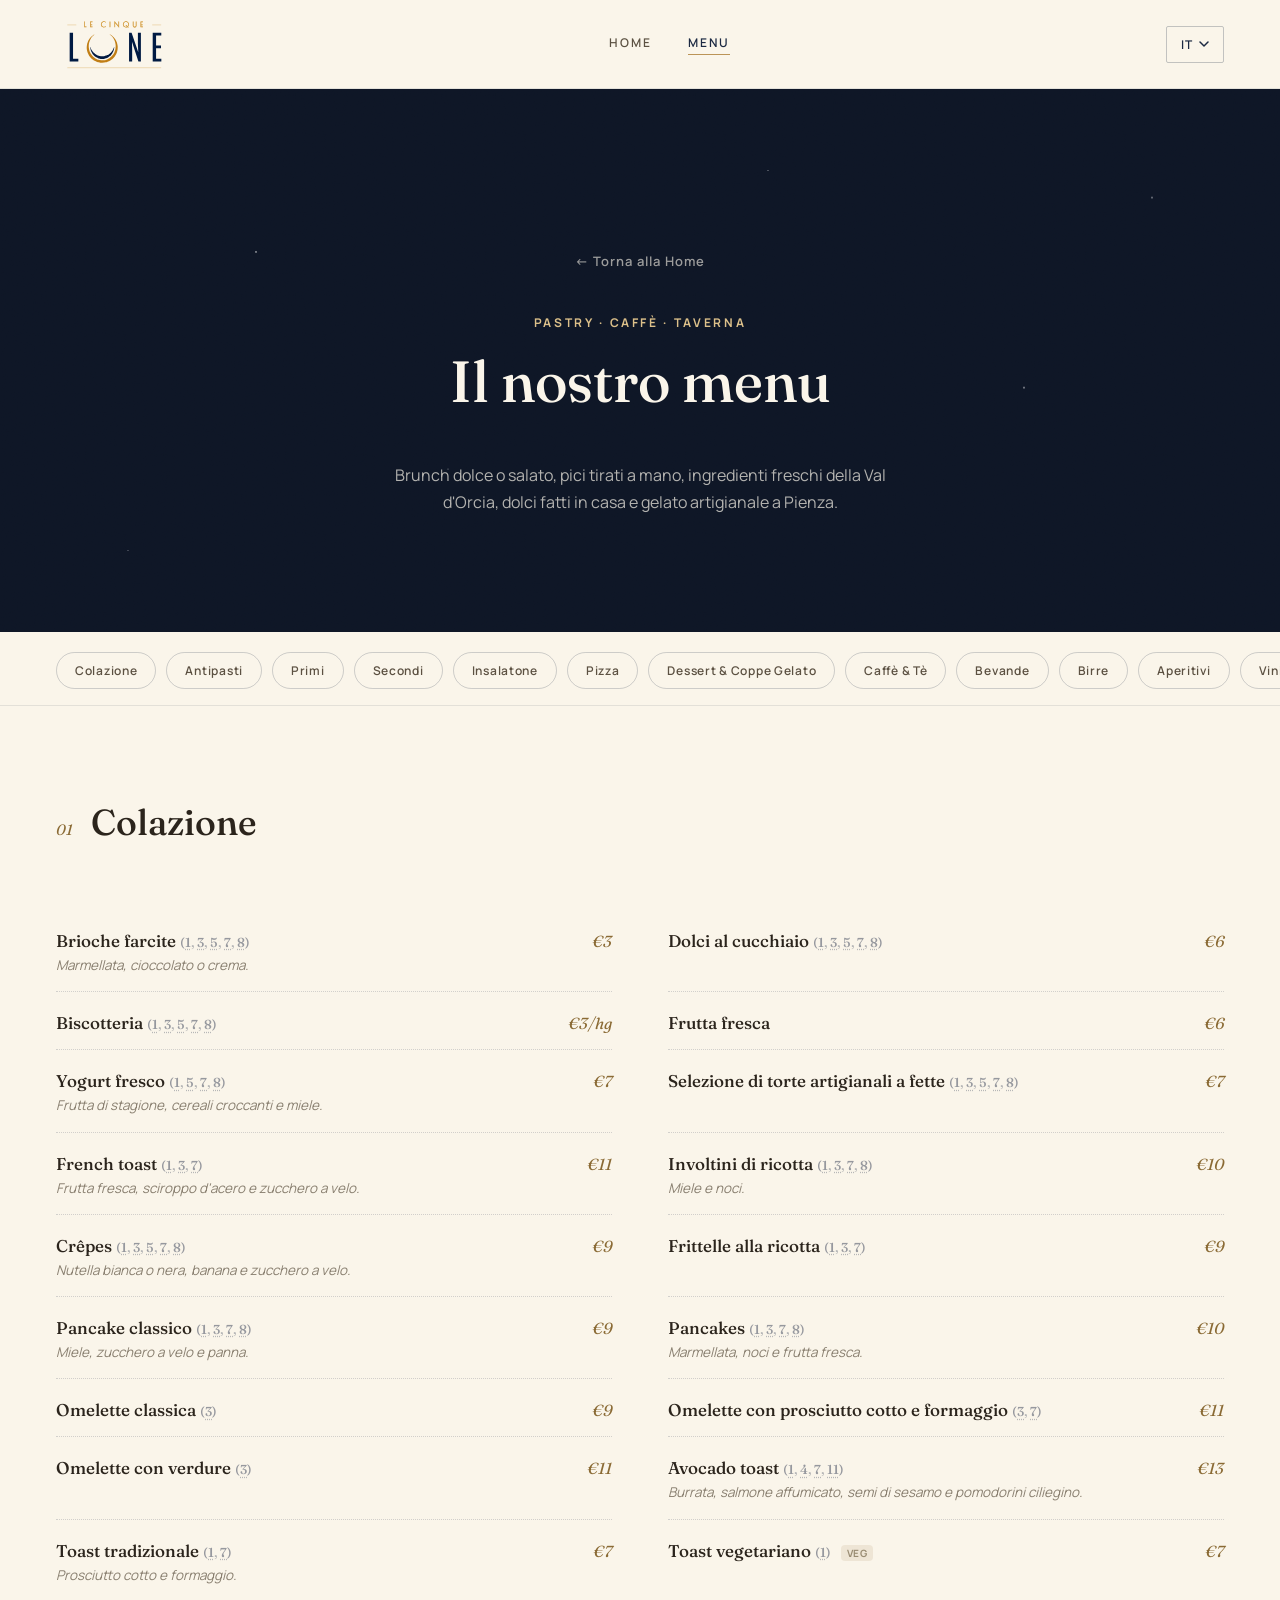
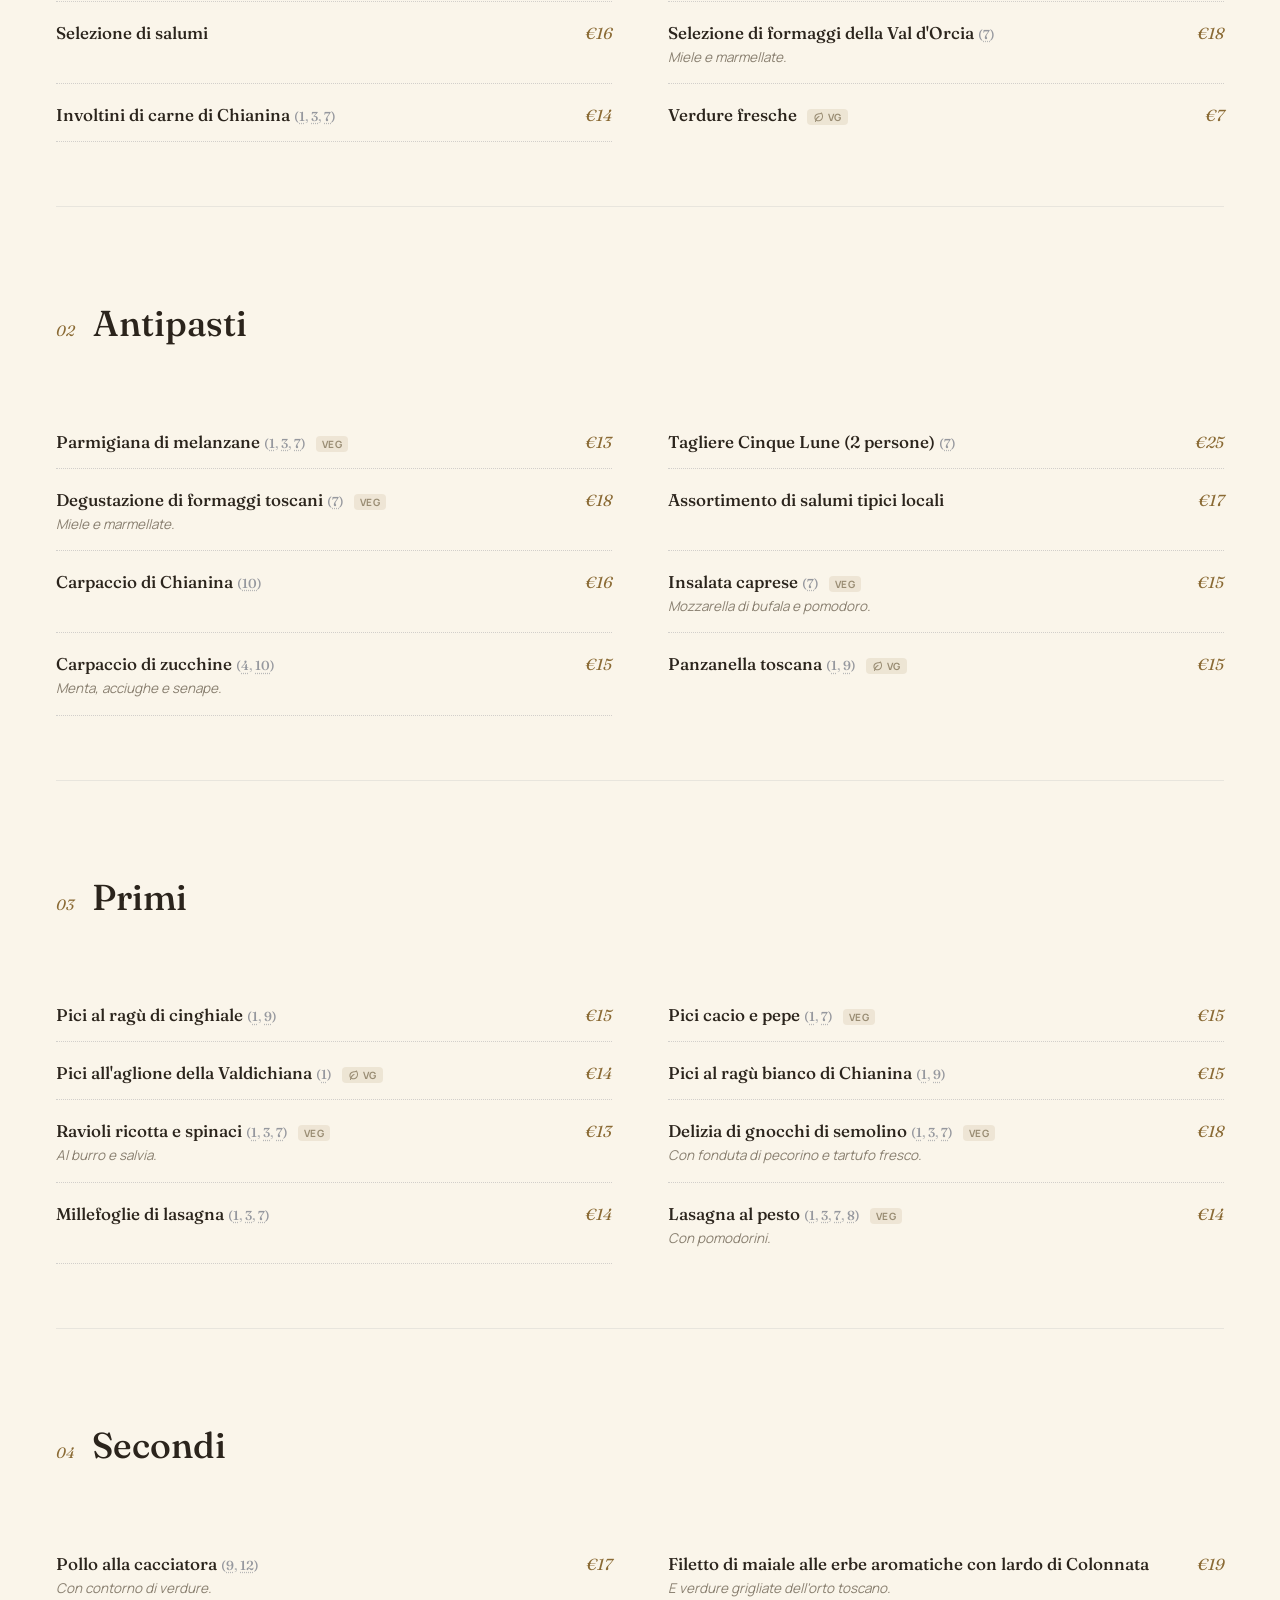
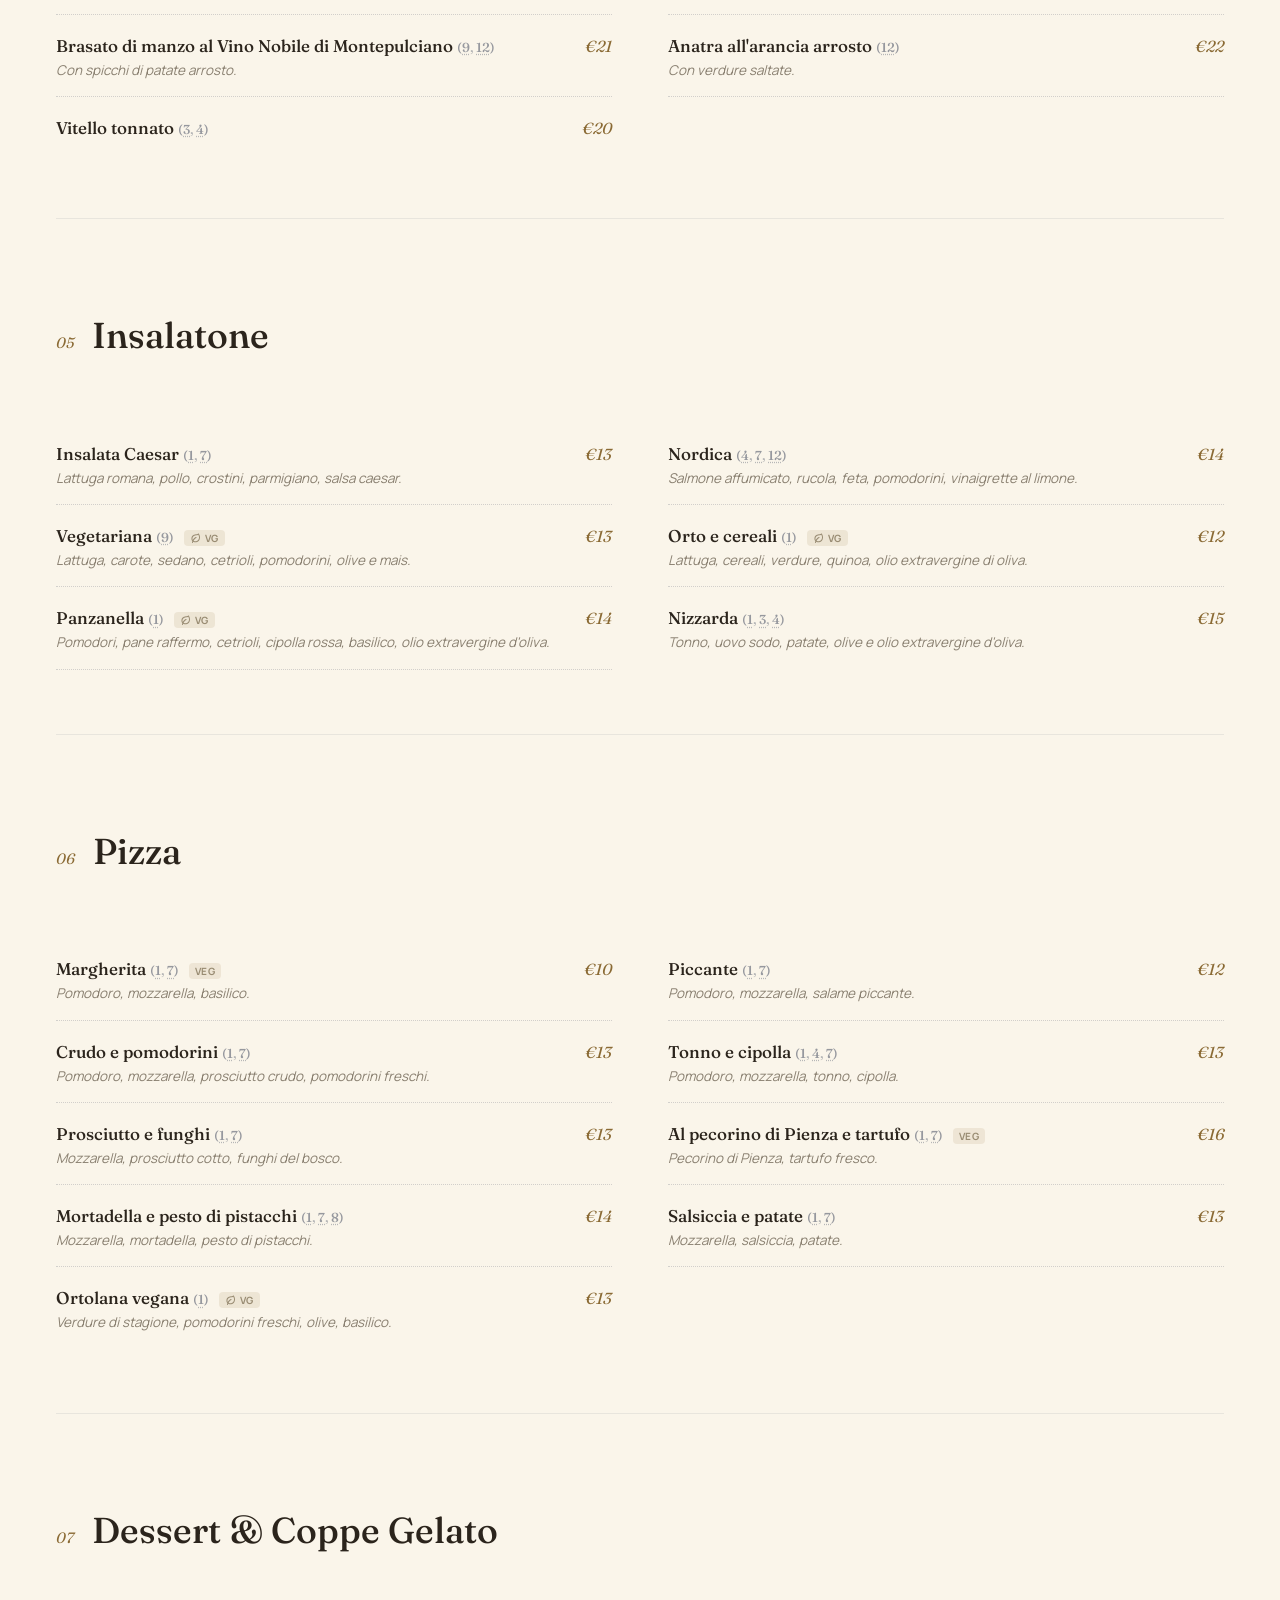
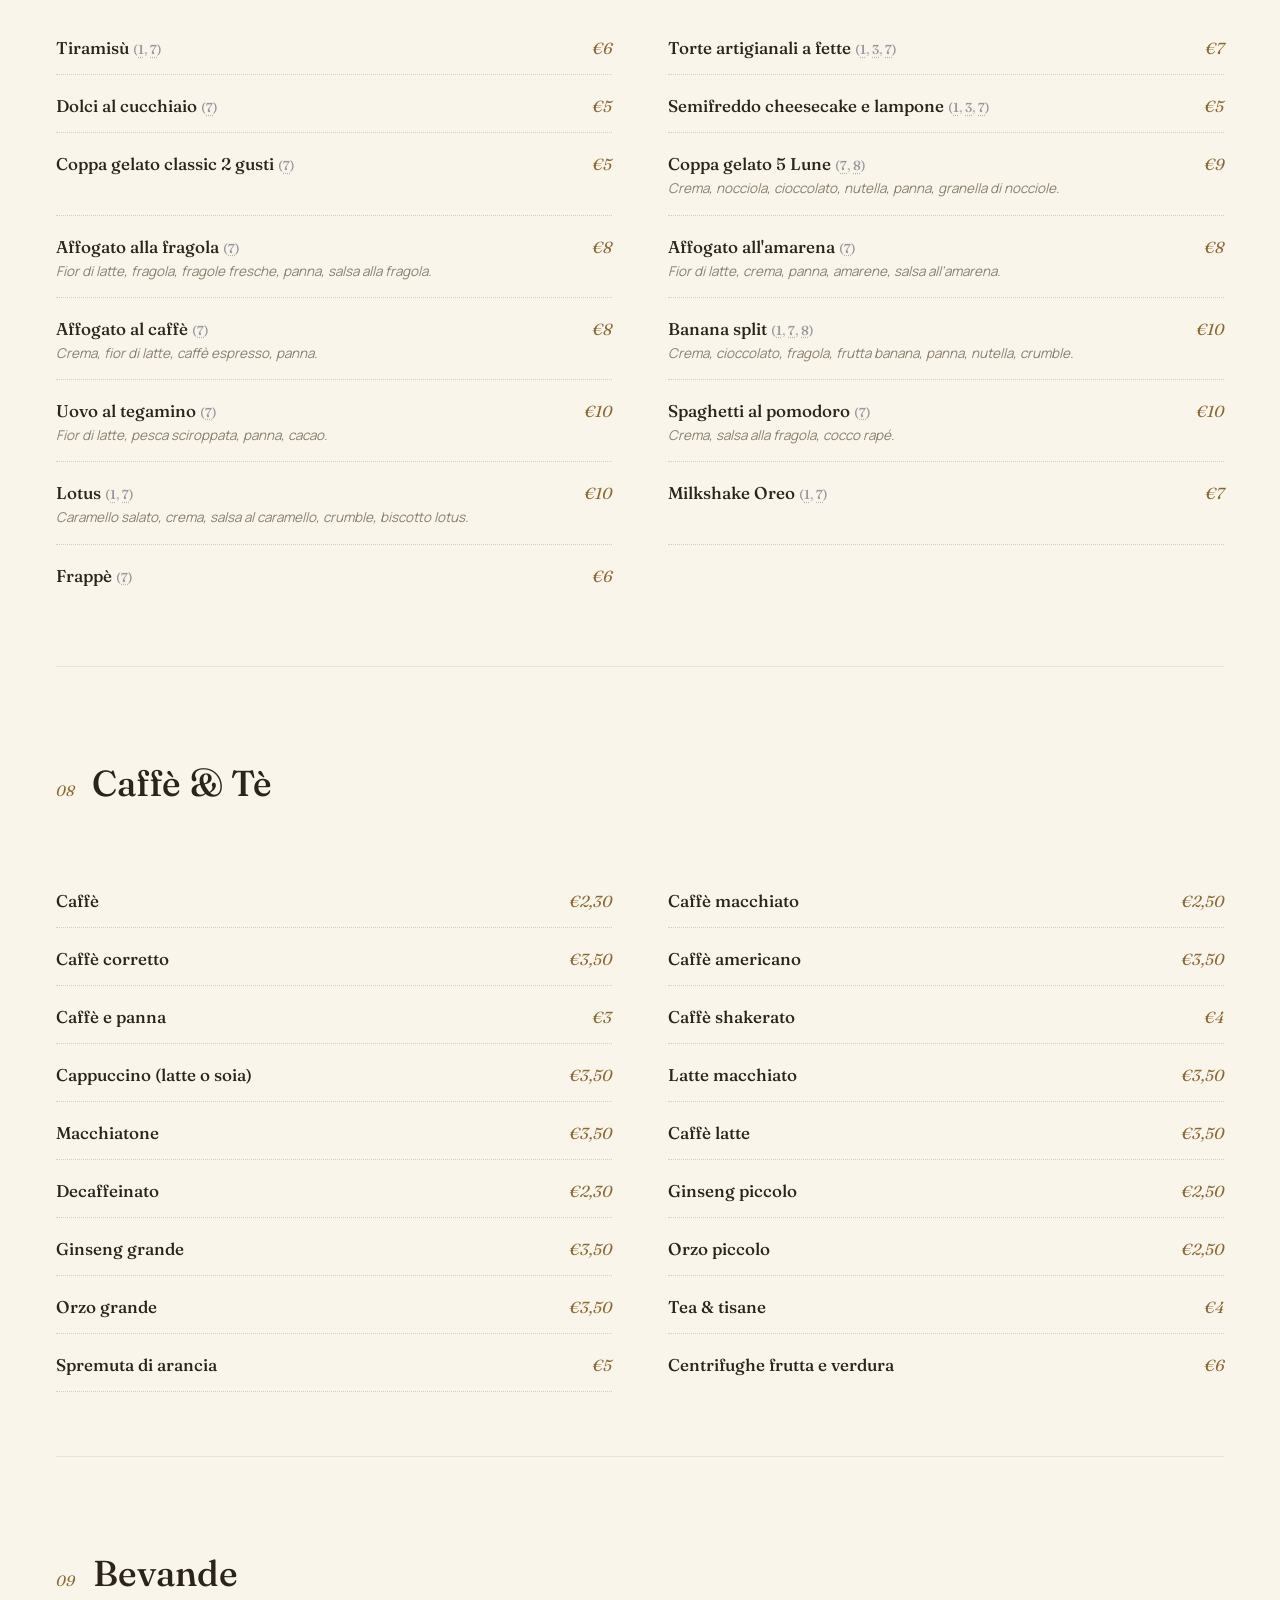
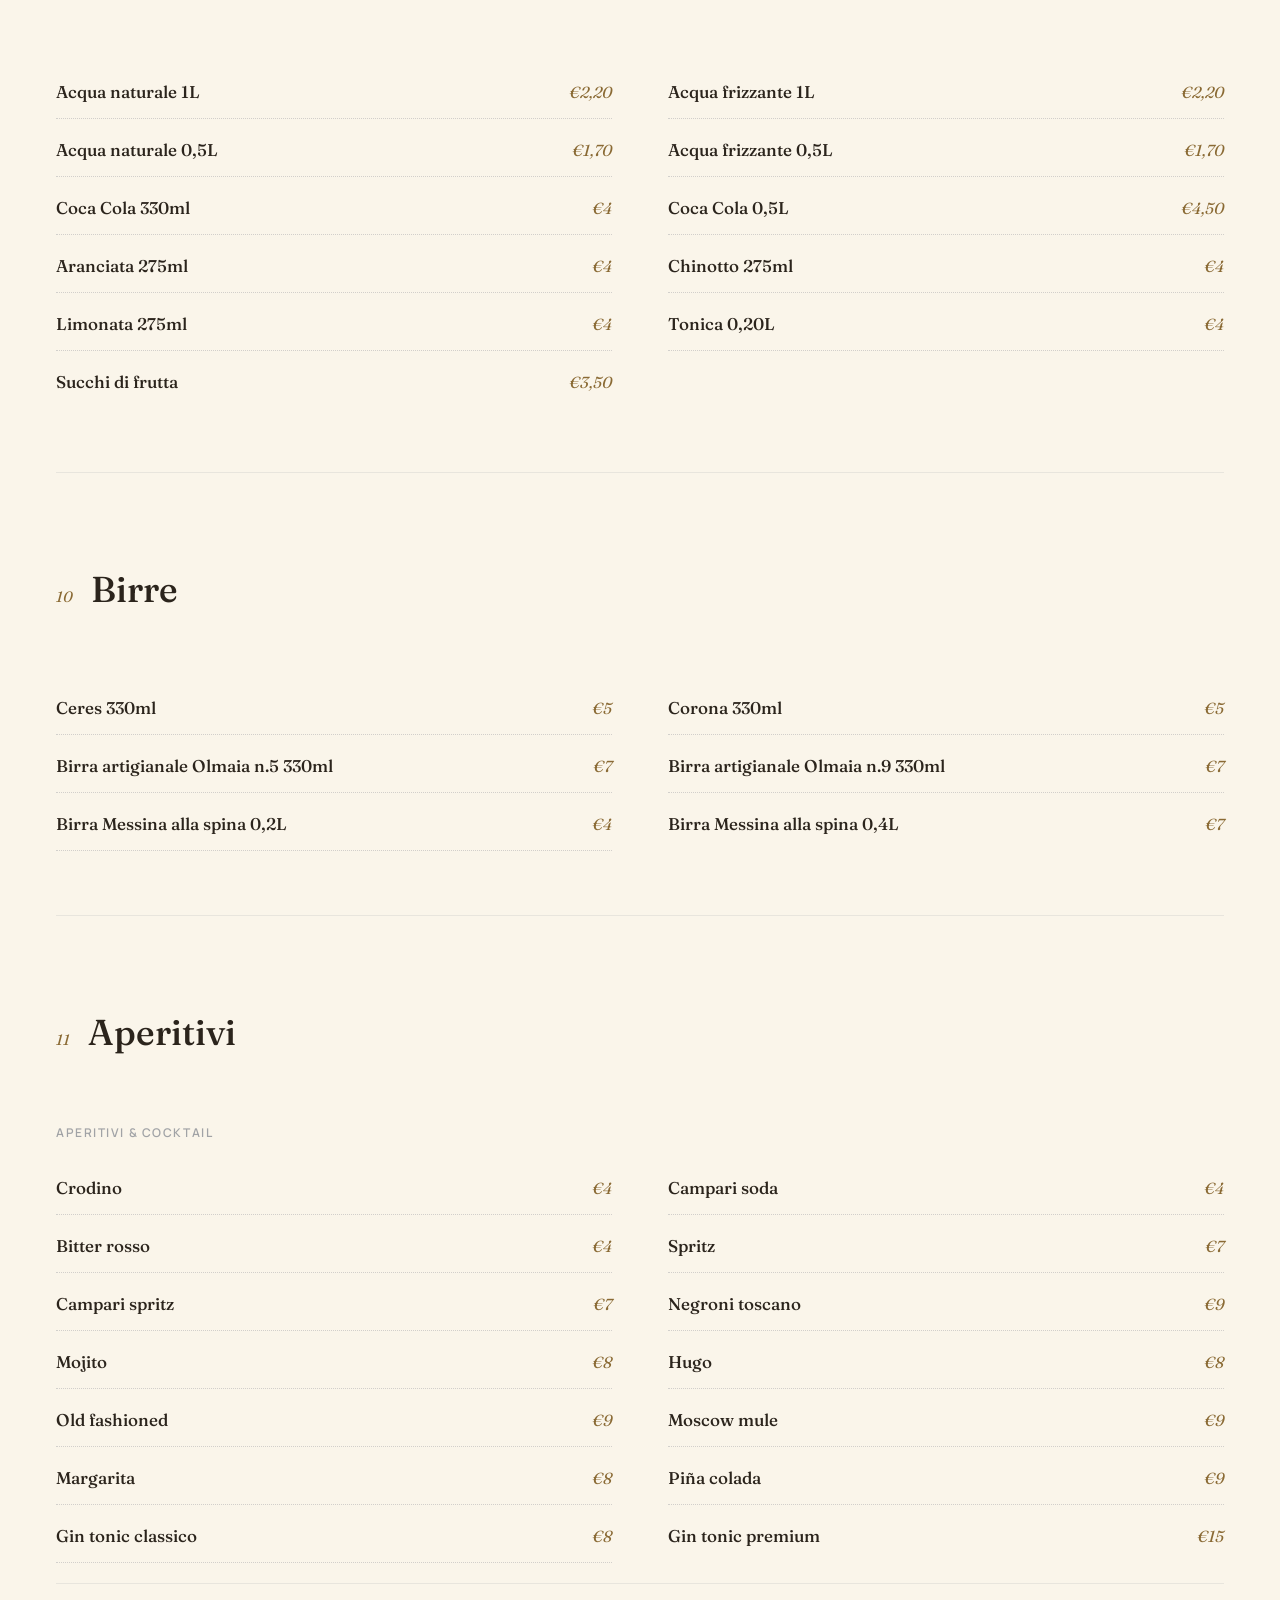
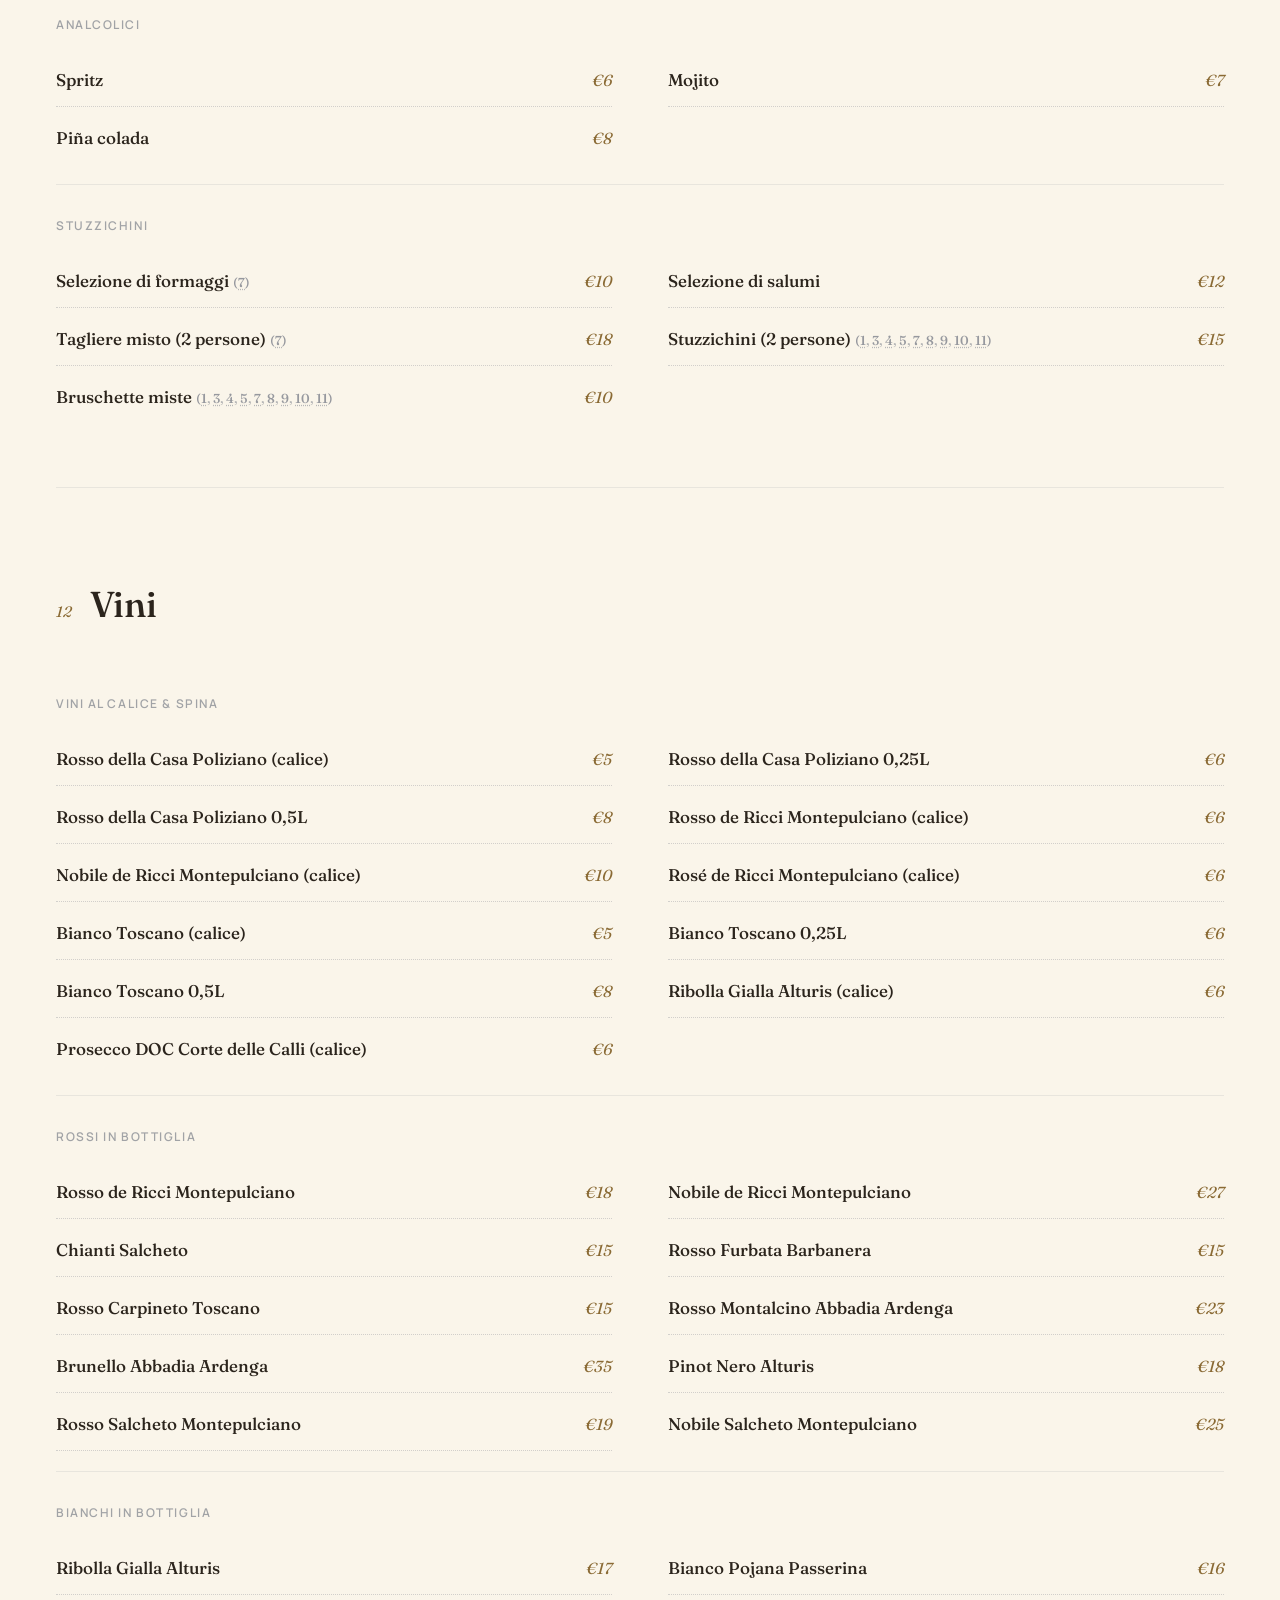
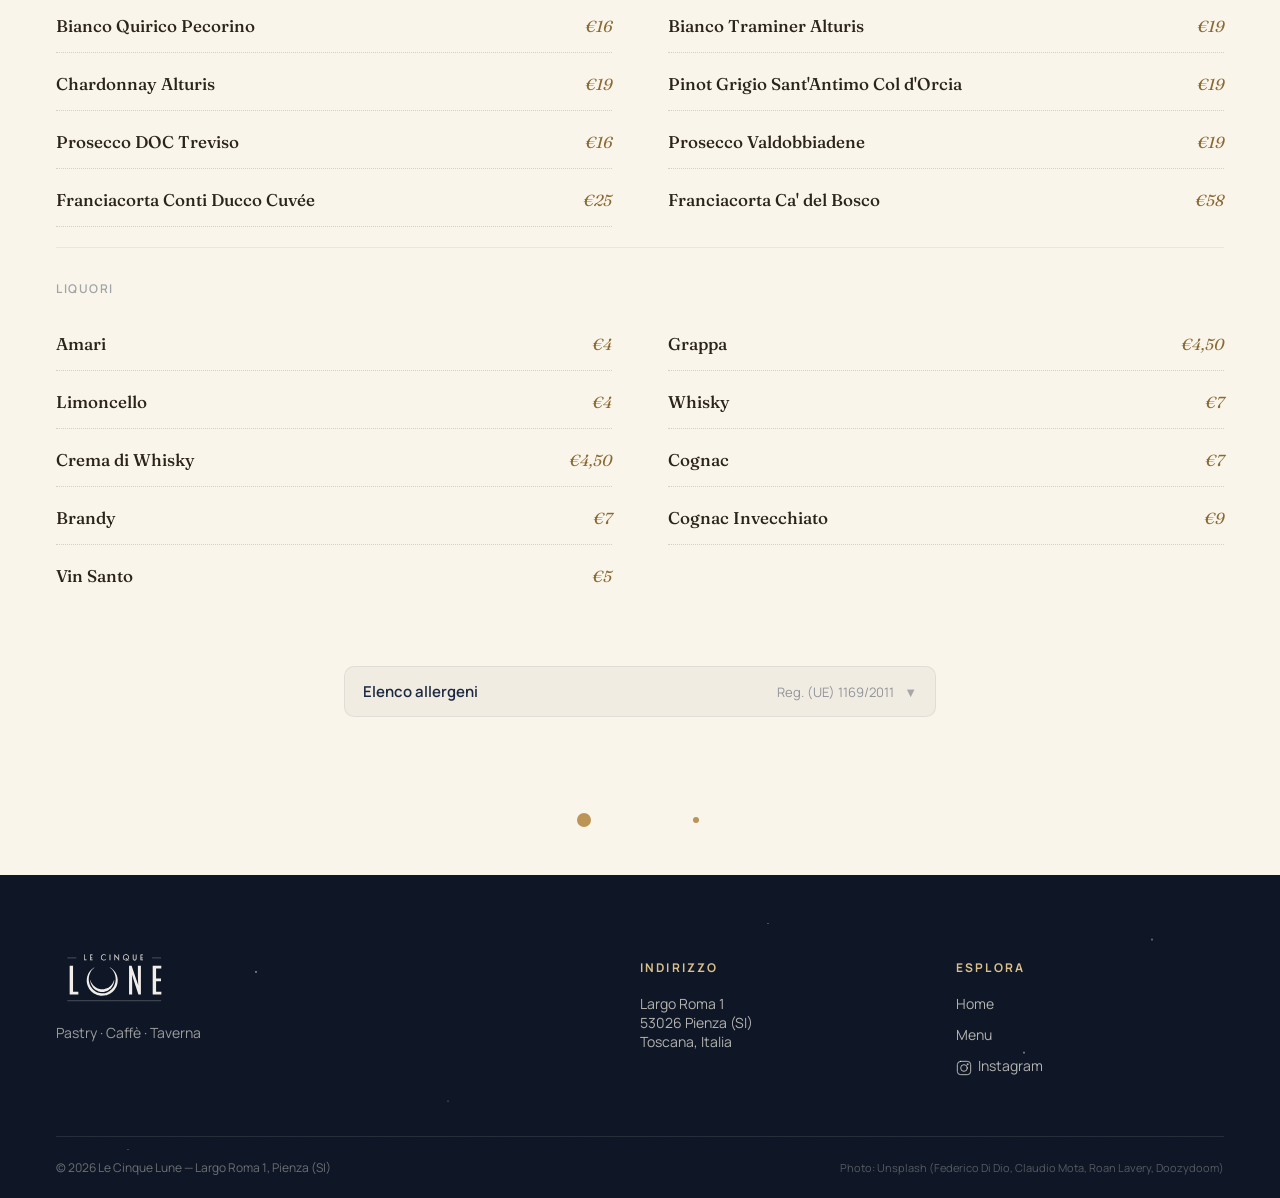
<file: menu.html>
<!DOCTYPE html>
<html lang="it">
<head>
  <meta charset="UTF-8">
  <meta name="viewport" content="width=device-width, initial-scale=1.0">
  <title>Menu — Le Cinque Lune · Pienza</title>
  <meta name="description" content="Menu Le Cinque Lune Pienza: brunch dolce e salato, pici fatti a mano, taglieri della Val d'Orcia, dolci fatti in casa e gelato artigianale.">
  <link rel="preconnect" href="https://fonts.googleapis.com">
  <link rel="preconnect" href="https://fonts.gstatic.com" crossorigin>
  <link href="https://fonts.googleapis.com/css2?family=Antonio:wght@300&family=Fraunces:ital,opsz,wght@0,9..144,400;0,9..144,500;0,9..144,600;1,9..144,400;1,9..144,500&family=Manrope:wght@400;500;600;700&display=swap" rel="stylesheet">
  <link rel="icon" type="image/svg+xml" href="logo/favicon.svg">
  <link rel="stylesheet" href="files/style.css">
  <script type="application/ld+json">
  {
    "@context": "https://schema.org",
    "@type": "Menu",
    "name": "Menu Le Cinque Lune",
    "description": "Menu completo di Le Cinque Lune a Pienza: colazione, brunch, antipasti, primi, secondi, pizza, insalatone, dessert, gelato, caffè, bevande e vini.",
    "url": "https://lecinquelune.it/menu.html",
    "inLanguage": ["it","en","ko","ru"],
    "author": {
      "@type": "CafeOrCoffeeShop",
      "name": "Le Cinque Lune",
      "address": {
        "@type": "PostalAddress",
        "streetAddress": "Largo Roma 1",
        "addressLocality": "Pienza",
        "addressRegion": "SI",
        "postalCode": "53026",
        "addressCountry": "IT"
      }
    }
  }
  </script>
  <style>
    .menu-hero {
      position: relative; padding: 120px 0 80px; background: var(--navy-deep); color: var(--cream); text-align: center; overflow: hidden;
    }
    @media (min-width: 768px) { .menu-hero { padding: 160px 0 100px; } }
    .menu-hero-inner { position: relative; z-index: 2; max-width: 640px; margin: 0 auto; }
    .menu-hero .back-link {
      display: inline-block; font-size: 13px; letter-spacing: 0.08em; font-weight: 600;
      color: rgba(250,245,234,0.6); margin-bottom: 32px; transition: color 0.3s;
    }
    .menu-hero .back-link:hover { color: var(--gold-light); }
    .menu-subtitle { font-size: 16px; line-height: 1.7; color: rgba(250,245,234,0.7); margin-top: 20px; }
    .mobile-toggle { display: flex; flex-direction: column; gap: 5px; background: none; border: none; cursor: pointer; padding: 8px; }
    .mobile-toggle span { display: block; width: 22px; height: 1.5px; background: var(--navy); transition: 0.3s; }
    @media (min-width: 860px) { .mobile-toggle { display: none; } }
    .mobile-nav { display: none; padding: 16px 24px; border-top: 1px solid rgba(28,41,66,0.1); }
    .mobile-nav.open { display: block; }
    .mobile-nav a { display: block; padding: 12px 0; font-size: 14px; letter-spacing: 0.12em; font-weight: 600; text-transform: uppercase; color: var(--ink-soft); }
    @media (min-width: 860px) { .mobile-nav { display: none !important; } }

    .allergen-nums { display: inline; font-size: 13px; color: rgba(28,41,66,0.45); }
    .allergen-num { text-decoration: underline; text-decoration-style: dotted; text-underline-offset: 2px; text-decoration-color: rgba(28,41,66,0.3); cursor: pointer; position: relative; }
    .allergen-num:hover { color: var(--navy); text-decoration-style: solid; }
    .allergen-tooltip { position: absolute; bottom: calc(100% + 6px); left: 50%; transform: translateX(-50%); background: var(--navy-deep); color: var(--cream); font-size: 12px; padding: 4px 10px; border-radius: 6px; white-space: nowrap; pointer-events: none; opacity: 0; transition: opacity 0.15s; z-index: 10; }
    .allergen-num:hover .allergen-tooltip { opacity: 1; }

    .allergen-legend { max-width: 640px; margin: 0 auto 48px; padding: 0 24px; }
    .allergen-legend-btn { display: flex; align-items: center; gap: 10px; padding: 14px 18px; background: rgba(28,41,66,0.04); border-radius: 10px; cursor: pointer; border: 1px solid rgba(28,41,66,0.08); width: 100%; text-align: left; font-family: inherit; }
    .allergen-legend-btn:hover { border-color: rgba(28,41,66,0.18); }
    .allergen-legend-btn .al-label { font-size: 15px; font-weight: 600; color: var(--navy); flex: 1; }
    .allergen-legend-btn .al-hint { font-size: 13px; color: rgba(28,41,66,0.45); }
    .allergen-legend-btn .al-chevron { font-size: 13px; color: rgba(28,41,66,0.35); transition: transform 0.2s; }
    .allergen-legend-btn.open .al-chevron { transform: rotate(180deg); }
    .allergen-legend-grid { display: none; margin-top: 10px; background: rgba(28,41,66,0.03); border-radius: 10px; border: 1px solid rgba(28,41,66,0.08); padding: 12px 18px; }
    .allergen-legend-grid.open { display: block; }
    .allergen-legend-row { display: flex; align-items: center; gap: 10px; padding: 7px 0; border-bottom: 1px solid rgba(28,41,66,0.06); font-size: 14px; }
    .allergen-legend-row:last-child { border-bottom: none; }
    .allergen-legend-row .al-n { min-width: 22px; font-weight: 600; color: rgba(28,41,66,0.45); }
    .allergen-legend-row .al-name { color: var(--navy); font-weight: 500; }

    .menu-subsection-heading { grid-column: 1 / -1; font-size: 12px; letter-spacing: 0.13em; font-weight: 600; text-transform: uppercase; color: rgba(28,41,66,0.4); padding: 32px 0 16px; border-top: 1px solid rgba(28,41,66,0.08); margin-top: 16px; }
    .menu-subsection-heading:first-child { border-top: none; padding-top: 0; margin-top: 0; }
    .diet-tag {
      display: inline-flex; flex-direction: row; align-items: flex-start;
      padding: 2px 6px; border-radius: 4px; margin-left: 6px;
      vertical-align: middle; line-height: 12px;
      background: rgba(232,222,204,0.7); color: #998C73;
      font-size: 10px; font-weight: 700; letter-spacing: 0.04em; font-family: 'Manrope', sans-serif;
    }
    .diet-tag.vg { align-items: center; gap: 3px; }
  </style>
</head>
<body>

  <!-- ===== HEADER ===== -->
  <header class="site-header">
    <div class="wrap">
      <nav class="nav">
        <a href="index.html" class="brand">
          <img src="logo/logo_orizzontale_v2.svg" alt="Le Cinque Lune">
        </a>
        <div class="nav-links">
          <a href="index.html" class="nav-link" data-i18n="nav_home">Home</a>
          <a href="menu.html" class="nav-link active" data-i18n="nav_menu">Menu</a>
        </div>
        <div class="nav-right">
          <div class="lang-switch">
            <button class="lang-btn" id="langBtn" aria-expanded="false" aria-haspopup="true">
              IT
              <svg viewBox="0 0 10 6" fill="none"><path d="M1 1l4 4 4-4" stroke="currentColor" stroke-width="1.5" stroke-linecap="round" stroke-linejoin="round"/></svg>
            </button>
            <div class="lang-menu" id="langMenu" role="menu">
              <button class="lang-option active" data-lang="it" role="menuitem">Italiano <small>IT</small></button>
              <button class="lang-option" data-lang="en" role="menuitem">English <small>EN</small></button>
              <button class="lang-option" data-lang="ko" role="menuitem">한국어 <small>KO</small></button>
              <button class="lang-option" data-lang="ru" role="menuitem">Русский <small>RU</small></button>
              <button class="lang-option" data-lang="zh" role="menuitem">中文 <small>ZH</small></button>
              <button class="lang-option" data-lang="es" role="menuitem">Español <small>ES</small></button>
            </div>
          </div>
          <button class="mobile-toggle" id="mobileToggle" aria-label="Menu">
            <span></span><span></span><span></span>
          </button>
        </div>
      </nav>
    </div>
    <div class="mobile-nav" id="mobileNav">
      <a href="index.html" data-i18n="nav_home">Home</a>
      <a href="menu.html" data-i18n="nav_menu">Menu</a>
    </div>
  </header>

  <!-- ===== MENU HERO ===== -->
  <section class="menu-hero grain">
    <div class="stars"></div>
    <div class="wrap menu-hero-inner">
      <a href="index.html" class="back-link" data-i18n="menu_back_home">← Torna alla Home</a>
      <p class="eyebrow" style="color:var(--gold-light)" data-i18n="menu_page_eyebrow">PASTRY · CAFFÈ · TAVERNA</p>
      <h1 class="heading-xl" style="margin-top:12px" data-i18n="menu_page_title">Il nostro menu</h1>
      <p class="menu-subtitle" data-i18n="menu_page_subtitle">Brunch dolce o salato, pici tirati a mano, ingredienti freschi della Val d'Orcia, dolci fatti in casa e gelato artigianale a Pienza.</p>
    </div>
  </section>

  <!-- ===== CATEGORY NAV ===== -->
  <div class="cat-nav-scroll" id="catNav">
    <div class="wrap" style="white-space:nowrap" id="catChips"></div>
  </div>

  <!-- ===== MENU BODY ===== -->
  <main class="wrap" id="menuBody">
<section class="menu-category" id="colazione">
<div class="menu-cat-header"><span class="menu-cat-number">01</span><h2 class="menu-cat-title">Colazione</h2></div>
<div class="menu-items-grid">
<div class="menu-item-row">
<div class="menu-item-text"><div class="menu-item-top"><span class="menu-item-name">Brioche farcite <span class="allergen-nums">(<span class="allergen-num">1<span class="allergen-tooltip">Glutine</span></span><span style="color:rgba(28,41,66,0.3)">, </span><span class="allergen-num">3<span class="allergen-tooltip">Uova</span></span><span style="color:rgba(28,41,66,0.3)">, </span><span class="allergen-num">5<span class="allergen-tooltip">Arachidi</span></span><span style="color:rgba(28,41,66,0.3)">, </span><span class="allergen-num">7<span class="allergen-tooltip">Latte</span></span><span style="color:rgba(28,41,66,0.3)">, </span><span class="allergen-num">8<span class="allergen-tooltip">Frutta a guscio</span></span>)</span></span><span class="menu-item-price">€3</span></div><div class="menu-item-desc">Marmellata, cioccolato o crema.</div></div>
</div>
<div class="menu-item-row">
<div class="menu-item-text"><div class="menu-item-top"><span class="menu-item-name">Dolci al cucchiaio <span class="allergen-nums">(<span class="allergen-num">1<span class="allergen-tooltip">Glutine</span></span><span style="color:rgba(28,41,66,0.3)">, </span><span class="allergen-num">3<span class="allergen-tooltip">Uova</span></span><span style="color:rgba(28,41,66,0.3)">, </span><span class="allergen-num">5<span class="allergen-tooltip">Arachidi</span></span><span style="color:rgba(28,41,66,0.3)">, </span><span class="allergen-num">7<span class="allergen-tooltip">Latte</span></span><span style="color:rgba(28,41,66,0.3)">, </span><span class="allergen-num">8<span class="allergen-tooltip">Frutta a guscio</span></span>)</span></span><span class="menu-item-price">€6</span></div></div>
</div>
<div class="menu-item-row">
<div class="menu-item-text"><div class="menu-item-top"><span class="menu-item-name">Biscotteria <span class="allergen-nums">(<span class="allergen-num">1<span class="allergen-tooltip">Glutine</span></span><span style="color:rgba(28,41,66,0.3)">, </span><span class="allergen-num">3<span class="allergen-tooltip">Uova</span></span><span style="color:rgba(28,41,66,0.3)">, </span><span class="allergen-num">5<span class="allergen-tooltip">Arachidi</span></span><span style="color:rgba(28,41,66,0.3)">, </span><span class="allergen-num">7<span class="allergen-tooltip">Latte</span></span><span style="color:rgba(28,41,66,0.3)">, </span><span class="allergen-num">8<span class="allergen-tooltip">Frutta a guscio</span></span>)</span></span><span class="menu-item-price">€3/hg</span></div></div>
</div>
<div class="menu-item-row">
<div class="menu-item-text"><div class="menu-item-top"><span class="menu-item-name">Frutta fresca</span><span class="menu-item-price">€6</span></div></div>
</div>
<div class="menu-item-row">
<div class="menu-item-text"><div class="menu-item-top"><span class="menu-item-name">Yogurt fresco <span class="allergen-nums">(<span class="allergen-num">1<span class="allergen-tooltip">Glutine</span></span><span style="color:rgba(28,41,66,0.3)">, </span><span class="allergen-num">5<span class="allergen-tooltip">Arachidi</span></span><span style="color:rgba(28,41,66,0.3)">, </span><span class="allergen-num">7<span class="allergen-tooltip">Latte</span></span><span style="color:rgba(28,41,66,0.3)">, </span><span class="allergen-num">8<span class="allergen-tooltip">Frutta a guscio</span></span>)</span></span><span class="menu-item-price">€7</span></div><div class="menu-item-desc">Frutta di stagione, cereali croccanti e miele.</div></div>
</div>
<div class="menu-item-row">
<div class="menu-item-text"><div class="menu-item-top"><span class="menu-item-name">Selezione di torte artigianali a fette <span class="allergen-nums">(<span class="allergen-num">1<span class="allergen-tooltip">Glutine</span></span><span style="color:rgba(28,41,66,0.3)">, </span><span class="allergen-num">3<span class="allergen-tooltip">Uova</span></span><span style="color:rgba(28,41,66,0.3)">, </span><span class="allergen-num">5<span class="allergen-tooltip">Arachidi</span></span><span style="color:rgba(28,41,66,0.3)">, </span><span class="allergen-num">7<span class="allergen-tooltip">Latte</span></span><span style="color:rgba(28,41,66,0.3)">, </span><span class="allergen-num">8<span class="allergen-tooltip">Frutta a guscio</span></span>)</span></span><span class="menu-item-price">€7</span></div></div>
</div>
<div class="menu-item-row">
<div class="menu-item-text"><div class="menu-item-top"><span class="menu-item-name">French toast <span class="allergen-nums">(<span class="allergen-num">1<span class="allergen-tooltip">Glutine</span></span><span style="color:rgba(28,41,66,0.3)">, </span><span class="allergen-num">3<span class="allergen-tooltip">Uova</span></span><span style="color:rgba(28,41,66,0.3)">, </span><span class="allergen-num">7<span class="allergen-tooltip">Latte</span></span>)</span></span><span class="menu-item-price">€11</span></div><div class="menu-item-desc">Frutta fresca, sciroppo d'acero e zucchero a velo.</div></div>
</div>
<div class="menu-item-row">
<div class="menu-item-text"><div class="menu-item-top"><span class="menu-item-name">Involtini di ricotta <span class="allergen-nums">(<span class="allergen-num">1<span class="allergen-tooltip">Glutine</span></span><span style="color:rgba(28,41,66,0.3)">, </span><span class="allergen-num">3<span class="allergen-tooltip">Uova</span></span><span style="color:rgba(28,41,66,0.3)">, </span><span class="allergen-num">7<span class="allergen-tooltip">Latte</span></span><span style="color:rgba(28,41,66,0.3)">, </span><span class="allergen-num">8<span class="allergen-tooltip">Frutta a guscio</span></span>)</span></span><span class="menu-item-price">€10</span></div><div class="menu-item-desc">Miele e noci.</div></div>
</div>
<div class="menu-item-row">
<div class="menu-item-text"><div class="menu-item-top"><span class="menu-item-name">Crêpes <span class="allergen-nums">(<span class="allergen-num">1<span class="allergen-tooltip">Glutine</span></span><span style="color:rgba(28,41,66,0.3)">, </span><span class="allergen-num">3<span class="allergen-tooltip">Uova</span></span><span style="color:rgba(28,41,66,0.3)">, </span><span class="allergen-num">5<span class="allergen-tooltip">Arachidi</span></span><span style="color:rgba(28,41,66,0.3)">, </span><span class="allergen-num">7<span class="allergen-tooltip">Latte</span></span><span style="color:rgba(28,41,66,0.3)">, </span><span class="allergen-num">8<span class="allergen-tooltip">Frutta a guscio</span></span>)</span></span><span class="menu-item-price">€9</span></div><div class="menu-item-desc">Nutella bianca o nera, banana e zucchero a velo.</div></div>
</div>
<div class="menu-item-row">
<div class="menu-item-text"><div class="menu-item-top"><span class="menu-item-name">Frittelle alla ricotta <span class="allergen-nums">(<span class="allergen-num">1<span class="allergen-tooltip">Glutine</span></span><span style="color:rgba(28,41,66,0.3)">, </span><span class="allergen-num">3<span class="allergen-tooltip">Uova</span></span><span style="color:rgba(28,41,66,0.3)">, </span><span class="allergen-num">7<span class="allergen-tooltip">Latte</span></span>)</span></span><span class="menu-item-price">€9</span></div></div>
</div>
<div class="menu-item-row">
<div class="menu-item-text"><div class="menu-item-top"><span class="menu-item-name">Pancake classico <span class="allergen-nums">(<span class="allergen-num">1<span class="allergen-tooltip">Glutine</span></span><span style="color:rgba(28,41,66,0.3)">, </span><span class="allergen-num">3<span class="allergen-tooltip">Uova</span></span><span style="color:rgba(28,41,66,0.3)">, </span><span class="allergen-num">7<span class="allergen-tooltip">Latte</span></span><span style="color:rgba(28,41,66,0.3)">, </span><span class="allergen-num">8<span class="allergen-tooltip">Frutta a guscio</span></span>)</span></span><span class="menu-item-price">€9</span></div><div class="menu-item-desc">Miele, zucchero a velo e panna.</div></div>
</div>
<div class="menu-item-row">
<div class="menu-item-text"><div class="menu-item-top"><span class="menu-item-name">Pancakes <span class="allergen-nums">(<span class="allergen-num">1<span class="allergen-tooltip">Glutine</span></span><span style="color:rgba(28,41,66,0.3)">, </span><span class="allergen-num">3<span class="allergen-tooltip">Uova</span></span><span style="color:rgba(28,41,66,0.3)">, </span><span class="allergen-num">7<span class="allergen-tooltip">Latte</span></span><span style="color:rgba(28,41,66,0.3)">, </span><span class="allergen-num">8<span class="allergen-tooltip">Frutta a guscio</span></span>)</span></span><span class="menu-item-price">€10</span></div><div class="menu-item-desc">Marmellata, noci e frutta fresca.</div></div>
</div>
</div>
</section>
<section class="menu-category" id="antipasti">
<div class="menu-cat-header"><span class="menu-cat-number">02</span><h2 class="menu-cat-title">Antipasti</h2></div>
<div class="menu-items-grid">
<div class="menu-item-row">
<div class="menu-item-text"><div class="menu-item-top"><span class="menu-item-name">Parmigiana di melanzane <span class="allergen-nums">(<span class="allergen-num">1<span class="allergen-tooltip">Glutine</span></span><span style="color:rgba(28,41,66,0.3)">, </span><span class="allergen-num">3<span class="allergen-tooltip">Uova</span></span><span style="color:rgba(28,41,66,0.3)">, </span><span class="allergen-num">7<span class="allergen-tooltip">Latte</span></span>)</span> <span class="diet-tag">VEG</span></span><span class="menu-item-price">€13</span></div></div>
</div>
<div class="menu-item-row">
<div class="menu-item-text"><div class="menu-item-top"><span class="menu-item-name">Tagliere Cinque Lune (2 persone) <span class="allergen-nums">(<span class="allergen-num">7<span class="allergen-tooltip">Latte</span></span>)</span></span><span class="menu-item-price">€25</span></div></div>
</div>
<div class="menu-item-row">
<div class="menu-item-text"><div class="menu-item-top"><span class="menu-item-name">Degustazione di formaggi toscani <span class="allergen-nums">(<span class="allergen-num">7<span class="allergen-tooltip">Latte</span></span>)</span> <span class="diet-tag">VEG</span></span><span class="menu-item-price">€18</span></div><div class="menu-item-desc">Miele e marmellate.</div></div>
</div>
<div class="menu-item-row">
<div class="menu-item-text"><div class="menu-item-top"><span class="menu-item-name">Assortimento di salumi tipici locali</span><span class="menu-item-price">€17</span></div></div>
</div>
<div class="menu-item-row">
<div class="menu-item-text"><div class="menu-item-top"><span class="menu-item-name">Carpaccio di Chianina <span class="allergen-nums">(<span class="allergen-num">10<span class="allergen-tooltip">Senape</span></span>)</span></span><span class="menu-item-price">€16</span></div></div>
</div>
<div class="menu-item-row">
<div class="menu-item-text"><div class="menu-item-top"><span class="menu-item-name">Insalata caprese <span class="allergen-nums">(<span class="allergen-num">7<span class="allergen-tooltip">Latte</span></span>)</span> <span class="diet-tag">VEG</span></span><span class="menu-item-price">€15</span></div><div class="menu-item-desc">Mozzarella di bufala e pomodoro.</div></div>
</div>
<div class="menu-item-row">
<div class="menu-item-text"><div class="menu-item-top"><span class="menu-item-name">Carpaccio di zucchine <span class="allergen-nums">(<span class="allergen-num">4<span class="allergen-tooltip">Pesce</span></span><span style="color:rgba(28,41,66,0.3)">, </span><span class="allergen-num">10<span class="allergen-tooltip">Senape</span></span>)</span></span><span class="menu-item-price">€15</span></div><div class="menu-item-desc">Menta, acciughe e senape.</div></div>
</div>
<div class="menu-item-row">
<div class="menu-item-text"><div class="menu-item-top"><span class="menu-item-name">Panzanella toscana <span class="allergen-nums">(<span class="allergen-num">1<span class="allergen-tooltip">Glutine</span></span><span style="color:rgba(28,41,66,0.3)">, </span><span class="allergen-num">9<span class="allergen-tooltip">Sedano</span></span>)</span> <span class="diet-tag vg">VG</span></span><span class="menu-item-price">€15</span></div></div>
</div>
</div>
</section>
<section class="menu-category" id="primi">
<div class="menu-cat-header"><span class="menu-cat-number">03</span><h2 class="menu-cat-title">Primi</h2></div>
<div class="menu-items-grid">
<div class="menu-item-row">
<div class="menu-item-text"><div class="menu-item-top"><span class="menu-item-name">Pici al ragù di cinghiale <span class="allergen-nums">(<span class="allergen-num">1<span class="allergen-tooltip">Glutine</span></span><span style="color:rgba(28,41,66,0.3)">, </span><span class="allergen-num">9<span class="allergen-tooltip">Sedano</span></span>)</span></span><span class="menu-item-price">€15</span></div></div>
</div>
<div class="menu-item-row">
<div class="menu-item-text"><div class="menu-item-top"><span class="menu-item-name">Pici cacio e pepe <span class="allergen-nums">(<span class="allergen-num">1<span class="allergen-tooltip">Glutine</span></span><span style="color:rgba(28,41,66,0.3)">, </span><span class="allergen-num">7<span class="allergen-tooltip">Latte</span></span>)</span> <span class="diet-tag">VEG</span></span><span class="menu-item-price">€15</span></div></div>
</div>
<div class="menu-item-row">
<div class="menu-item-text"><div class="menu-item-top"><span class="menu-item-name">Pici all'aglione della Valdichiana <span class="allergen-nums">(<span class="allergen-num">1<span class="allergen-tooltip">Glutine</span></span>)</span> <span class="diet-tag vg">VG</span></span><span class="menu-item-price">€14</span></div></div>
</div>
<div class="menu-item-row">
<div class="menu-item-text"><div class="menu-item-top"><span class="menu-item-name">Pici al ragù bianco di Chianina <span class="allergen-nums">(<span class="allergen-num">1<span class="allergen-tooltip">Glutine</span></span><span style="color:rgba(28,41,66,0.3)">, </span><span class="allergen-num">9<span class="allergen-tooltip">Sedano</span></span>)</span></span><span class="menu-item-price">€15</span></div></div>
</div>
<div class="menu-item-row">
<div class="menu-item-text"><div class="menu-item-top"><span class="menu-item-name">Ravioli ricotta e spinaci <span class="allergen-nums">(<span class="allergen-num">1<span class="allergen-tooltip">Glutine</span></span><span style="color:rgba(28,41,66,0.3)">, </span><span class="allergen-num">3<span class="allergen-tooltip">Uova</span></span><span style="color:rgba(28,41,66,0.3)">, </span><span class="allergen-num">7<span class="allergen-tooltip">Latte</span></span>)</span> <span class="diet-tag">VEG</span></span><span class="menu-item-price">€13</span></div><div class="menu-item-desc">Al burro e salvia.</div></div>
</div>
<div class="menu-item-row">
<div class="menu-item-text"><div class="menu-item-top"><span class="menu-item-name">Delizia di gnocchi di semolino <span class="allergen-nums">(<span class="allergen-num">1<span class="allergen-tooltip">Glutine</span></span><span style="color:rgba(28,41,66,0.3)">, </span><span class="allergen-num">3<span class="allergen-tooltip">Uova</span></span><span style="color:rgba(28,41,66,0.3)">, </span><span class="allergen-num">7<span class="allergen-tooltip">Latte</span></span>)</span> <span class="diet-tag">VEG</span></span><span class="menu-item-price">€18</span></div><div class="menu-item-desc">Con fonduta di pecorino e tartufo fresco.</div></div>
</div>
<div class="menu-item-row">
<div class="menu-item-text"><div class="menu-item-top"><span class="menu-item-name">Millefoglie di lasagna <span class="allergen-nums">(<span class="allergen-num">1<span class="allergen-tooltip">Glutine</span></span><span style="color:rgba(28,41,66,0.3)">, </span><span class="allergen-num">3<span class="allergen-tooltip">Uova</span></span><span style="color:rgba(28,41,66,0.3)">, </span><span class="allergen-num">7<span class="allergen-tooltip">Latte</span></span>)</span></span><span class="menu-item-price">€14</span></div></div>
</div>
<div class="menu-item-row">
<div class="menu-item-text"><div class="menu-item-top"><span class="menu-item-name">Lasagna al pesto <span class="allergen-nums">(<span class="allergen-num">1<span class="allergen-tooltip">Glutine</span></span><span style="color:rgba(28,41,66,0.3)">, </span><span class="allergen-num">3<span class="allergen-tooltip">Uova</span></span><span style="color:rgba(28,41,66,0.3)">, </span><span class="allergen-num">7<span class="allergen-tooltip">Latte</span></span><span style="color:rgba(28,41,66,0.3)">, </span><span class="allergen-num">8<span class="allergen-tooltip">Frutta a guscio</span></span>)</span> <span class="diet-tag">VEG</span></span><span class="menu-item-price">€14</span></div><div class="menu-item-desc">Con pomodorini.</div></div>
</div>
</div>
</section>
<section class="menu-category" id="secondi">
<div class="menu-cat-header"><span class="menu-cat-number">04</span><h2 class="menu-cat-title">Secondi</h2></div>
<div class="menu-items-grid">
<div class="menu-item-row">
<div class="menu-item-text"><div class="menu-item-top"><span class="menu-item-name">Pollo alla cacciatora <span class="allergen-nums">(<span class="allergen-num">9<span class="allergen-tooltip">Sedano</span></span><span style="color:rgba(28,41,66,0.3)">, </span><span class="allergen-num">12<span class="allergen-tooltip">Solfiti</span></span>)</span></span><span class="menu-item-price">€17</span></div><div class="menu-item-desc">Con contorno di verdure.</div></div>
</div>
<div class="menu-item-row">
<div class="menu-item-text"><div class="menu-item-top"><span class="menu-item-name">Filetto di maiale alle erbe aromatiche con lardo di Colonnata</span><span class="menu-item-price">€19</span></div><div class="menu-item-desc">E verdure grigliate dell'orto toscano.</div></div>
</div>
<div class="menu-item-row">
<div class="menu-item-text"><div class="menu-item-top"><span class="menu-item-name">Brasato di manzo al Vino Nobile di Montepulciano <span class="allergen-nums">(<span class="allergen-num">9<span class="allergen-tooltip">Sedano</span></span><span style="color:rgba(28,41,66,0.3)">, </span><span class="allergen-num">12<span class="allergen-tooltip">Solfiti</span></span>)</span></span><span class="menu-item-price">€21</span></div><div class="menu-item-desc">Con spicchi di patate arrosto.</div></div>
</div>
<div class="menu-item-row">
<div class="menu-item-text"><div class="menu-item-top"><span class="menu-item-name">Anatra all'arancia arrosto <span class="allergen-nums">(<span class="allergen-num">12<span class="allergen-tooltip">Solfiti</span></span>)</span></span><span class="menu-item-price">€22</span></div><div class="menu-item-desc">Con verdure saltate.</div></div>
</div>
<div class="menu-item-row">
<div class="menu-item-text"><div class="menu-item-top"><span class="menu-item-name">Vitello tonnato <span class="allergen-nums">(<span class="allergen-num">3<span class="allergen-tooltip">Uova</span></span><span style="color:rgba(28,41,66,0.3)">, </span><span class="allergen-num">4<span class="allergen-tooltip">Pesce</span></span>)</span></span><span class="menu-item-price">€20</span></div></div>
</div>
</div>
</section>
<section class="menu-category" id="insalatone">
<div class="menu-cat-header"><span class="menu-cat-number">05</span><h2 class="menu-cat-title">Insalatone</h2></div>
<div class="menu-items-grid">
<div class="menu-item-row">
<div class="menu-item-text"><div class="menu-item-top"><span class="menu-item-name">Insalata Caesar <span class="allergen-nums">(<span class="allergen-num">1<span class="allergen-tooltip">Glutine</span></span><span style="color:rgba(28,41,66,0.3)">, </span><span class="allergen-num">7<span class="allergen-tooltip">Latte</span></span>)</span></span><span class="menu-item-price">€13</span></div><div class="menu-item-desc">Lattuga romana, pollo, crostini, parmigiano, salsa caesar.</div></div>
</div>
<div class="menu-item-row">
<div class="menu-item-text"><div class="menu-item-top"><span class="menu-item-name">Nordica <span class="allergen-nums">(<span class="allergen-num">4<span class="allergen-tooltip">Pesce</span></span><span style="color:rgba(28,41,66,0.3)">, </span><span class="allergen-num">7<span class="allergen-tooltip">Latte</span></span><span style="color:rgba(28,41,66,0.3)">, </span><span class="allergen-num">12<span class="allergen-tooltip">Solfiti</span></span>)</span></span><span class="menu-item-price">€14</span></div><div class="menu-item-desc">Salmone affumicato, rucola, feta, pomodorini, vinaigrette al limone.</div></div>
</div>
<div class="menu-item-row">
<div class="menu-item-text"><div class="menu-item-top"><span class="menu-item-name">Vegetariana <span class="allergen-nums">(<span class="allergen-num">9<span class="allergen-tooltip">Sedano</span></span>)</span> <span class="diet-tag vg">VG</span></span><span class="menu-item-price">€13</span></div><div class="menu-item-desc">Lattuga, carote, sedano, cetrioli, pomodorini, olive e mais.</div></div>
</div>
<div class="menu-item-row">
<div class="menu-item-text"><div class="menu-item-top"><span class="menu-item-name">Orto e cereali <span class="allergen-nums">(<span class="allergen-num">1<span class="allergen-tooltip">Glutine</span></span>)</span> <span class="diet-tag vg">VG</span></span><span class="menu-item-price">€12</span></div><div class="menu-item-desc">Lattuga, cereali, verdure, quinoa, olio extravergine di oliva.</div></div>
</div>
<div class="menu-item-row">
<div class="menu-item-text"><div class="menu-item-top"><span class="menu-item-name">Panzanella <span class="allergen-nums">(<span class="allergen-num">1<span class="allergen-tooltip">Glutine</span></span>)</span> <span class="diet-tag vg">VG</span></span><span class="menu-item-price">€14</span></div><div class="menu-item-desc">Pomodori, pane raffermo, cetrioli, cipolla rossa, basilico, olio extravergine d'oliva.</div></div>
</div>
<div class="menu-item-row">
<div class="menu-item-text"><div class="menu-item-top"><span class="menu-item-name">Nizzarda <span class="allergen-nums">(<span class="allergen-num">1<span class="allergen-tooltip">Glutine</span></span><span style="color:rgba(28,41,66,0.3)">, </span><span class="allergen-num">3<span class="allergen-tooltip">Uova</span></span><span style="color:rgba(28,41,66,0.3)">, </span><span class="allergen-num">4<span class="allergen-tooltip">Pesce</span></span>)</span></span><span class="menu-item-price">€15</span></div><div class="menu-item-desc">Tonno, uovo sodo, patate, olive e olio extravergine d'oliva.</div></div>
</div>
</div>
</section>
<section class="menu-category" id="pizza">
<div class="menu-cat-header"><span class="menu-cat-number">06</span><h2 class="menu-cat-title">Pizza</h2></div>
<div class="menu-items-grid">
<div class="menu-item-row">
<div class="menu-item-text"><div class="menu-item-top"><span class="menu-item-name">Margherita <span class="allergen-nums">(<span class="allergen-num">1<span class="allergen-tooltip">Glutine</span></span><span style="color:rgba(28,41,66,0.3)">, </span><span class="allergen-num">7<span class="allergen-tooltip">Latte</span></span>)</span> <span class="diet-tag">VEG</span></span><span class="menu-item-price">€10</span></div><div class="menu-item-desc">Pomodoro, mozzarella, basilico.</div></div>
</div>
<div class="menu-item-row">
<div class="menu-item-text"><div class="menu-item-top"><span class="menu-item-name">Piccante <span class="allergen-nums">(<span class="allergen-num">1<span class="allergen-tooltip">Glutine</span></span><span style="color:rgba(28,41,66,0.3)">, </span><span class="allergen-num">7<span class="allergen-tooltip">Latte</span></span>)</span></span><span class="menu-item-price">€12</span></div><div class="menu-item-desc">Pomodoro, mozzarella, salame piccante.</div></div>
</div>
<div class="menu-item-row">
<div class="menu-item-text"><div class="menu-item-top"><span class="menu-item-name">Crudo e pomodorini <span class="allergen-nums">(<span class="allergen-num">1<span class="allergen-tooltip">Glutine</span></span><span style="color:rgba(28,41,66,0.3)">, </span><span class="allergen-num">7<span class="allergen-tooltip">Latte</span></span>)</span></span><span class="menu-item-price">€13</span></div><div class="menu-item-desc">Pomodoro, mozzarella, prosciutto crudo, pomodorini freschi.</div></div>
</div>
<div class="menu-item-row">
<div class="menu-item-text"><div class="menu-item-top"><span class="menu-item-name">Tonno e cipolla <span class="allergen-nums">(<span class="allergen-num">1<span class="allergen-tooltip">Glutine</span></span><span style="color:rgba(28,41,66,0.3)">, </span><span class="allergen-num">4<span class="allergen-tooltip">Pesce</span></span><span style="color:rgba(28,41,66,0.3)">, </span><span class="allergen-num">7<span class="allergen-tooltip">Latte</span></span>)</span></span><span class="menu-item-price">€13</span></div><div class="menu-item-desc">Pomodoro, mozzarella, tonno, cipolla.</div></div>
</div>
<div class="menu-item-row">
<div class="menu-item-text"><div class="menu-item-top"><span class="menu-item-name">Prosciutto e funghi <span class="allergen-nums">(<span class="allergen-num">1<span class="allergen-tooltip">Glutine</span></span><span style="color:rgba(28,41,66,0.3)">, </span><span class="allergen-num">7<span class="allergen-tooltip">Latte</span></span>)</span></span><span class="menu-item-price">€13</span></div><div class="menu-item-desc">Mozzarella, prosciutto cotto, funghi del bosco.</div></div>
</div>
<div class="menu-item-row">
<div class="menu-item-text"><div class="menu-item-top"><span class="menu-item-name">Al pecorino di Pienza e tartufo <span class="allergen-nums">(<span class="allergen-num">1<span class="allergen-tooltip">Glutine</span></span><span style="color:rgba(28,41,66,0.3)">, </span><span class="allergen-num">7<span class="allergen-tooltip">Latte</span></span>)</span> <span class="diet-tag">VEG</span></span><span class="menu-item-price">€16</span></div><div class="menu-item-desc">Pecorino di Pienza, tartufo fresco.</div></div>
</div>
<div class="menu-item-row">
<div class="menu-item-text"><div class="menu-item-top"><span class="menu-item-name">Mortadella e pesto di pistacchi <span class="allergen-nums">(<span class="allergen-num">1<span class="allergen-tooltip">Glutine</span></span><span style="color:rgba(28,41,66,0.3)">, </span><span class="allergen-num">7<span class="allergen-tooltip">Latte</span></span><span style="color:rgba(28,41,66,0.3)">, </span><span class="allergen-num">8<span class="allergen-tooltip">Frutta a guscio</span></span>)</span></span><span class="menu-item-price">€14</span></div><div class="menu-item-desc">Mozzarella, mortadella, pesto di pistacchi.</div></div>
</div>
<div class="menu-item-row">
<div class="menu-item-text"><div class="menu-item-top"><span class="menu-item-name">Salsiccia e patate <span class="allergen-nums">(<span class="allergen-num">1<span class="allergen-tooltip">Glutine</span></span><span style="color:rgba(28,41,66,0.3)">, </span><span class="allergen-num">7<span class="allergen-tooltip">Latte</span></span>)</span></span><span class="menu-item-price">€13</span></div><div class="menu-item-desc">Mozzarella, salsiccia, patate.</div></div>
</div>
<div class="menu-item-row">
<div class="menu-item-text"><div class="menu-item-top"><span class="menu-item-name">Ortolana vegana <span class="allergen-nums">(<span class="allergen-num">1<span class="allergen-tooltip">Glutine</span></span>)</span> <span class="diet-tag vg">VG</span></span><span class="menu-item-price">€13</span></div><div class="menu-item-desc">Verdure di stagione, pomodorini freschi, olive, basilico.</div></div>
</div>
</div>
</section>
<section class="menu-category" id="dessert">
<div class="menu-cat-header"><span class="menu-cat-number">07</span><h2 class="menu-cat-title">Dessert &amp; Coppe Gelato</h2></div>
<div class="menu-items-grid">
<div class="menu-item-row">
<div class="menu-item-text"><div class="menu-item-top"><span class="menu-item-name">Tiramisù <span class="allergen-nums">(<span class="allergen-num">1<span class="allergen-tooltip">Glutine</span></span><span style="color:rgba(28,41,66,0.3)">, </span><span class="allergen-num">7<span class="allergen-tooltip">Latte</span></span>)</span></span><span class="menu-item-price">€6</span></div></div>
</div>
<div class="menu-item-row">
<div class="menu-item-text"><div class="menu-item-top"><span class="menu-item-name">Torte artigianali a fette <span class="allergen-nums">(<span class="allergen-num">1<span class="allergen-tooltip">Glutine</span></span><span style="color:rgba(28,41,66,0.3)">, </span><span class="allergen-num">3<span class="allergen-tooltip">Uova</span></span><span style="color:rgba(28,41,66,0.3)">, </span><span class="allergen-num">7<span class="allergen-tooltip">Latte</span></span>)</span></span><span class="menu-item-price">€7</span></div></div>
</div>
<div class="menu-item-row">
<div class="menu-item-text"><div class="menu-item-top"><span class="menu-item-name">Dolci al cucchiaio <span class="allergen-nums">(<span class="allergen-num">7<span class="allergen-tooltip">Latte</span></span>)</span></span><span class="menu-item-price">€5</span></div></div>
</div>
<div class="menu-item-row">
<div class="menu-item-text"><div class="menu-item-top"><span class="menu-item-name">Semifreddo cheesecake e lampone <span class="allergen-nums">(<span class="allergen-num">1<span class="allergen-tooltip">Glutine</span></span><span style="color:rgba(28,41,66,0.3)">, </span><span class="allergen-num">3<span class="allergen-tooltip">Uova</span></span><span style="color:rgba(28,41,66,0.3)">, </span><span class="allergen-num">7<span class="allergen-tooltip">Latte</span></span>)</span></span><span class="menu-item-price">€5</span></div></div>
</div>
<div class="menu-item-row">
<div class="menu-item-text"><div class="menu-item-top"><span class="menu-item-name">Coppa gelato classic 2 gusti <span class="allergen-nums">(<span class="allergen-num">7<span class="allergen-tooltip">Latte</span></span>)</span></span><span class="menu-item-price">€5</span></div></div>
</div>
<div class="menu-item-row">
<div class="menu-item-text"><div class="menu-item-top"><span class="menu-item-name">Coppa gelato 5 Lune <span class="allergen-nums">(<span class="allergen-num">7<span class="allergen-tooltip">Latte</span></span><span style="color:rgba(28,41,66,0.3)">, </span><span class="allergen-num">8<span class="allergen-tooltip">Frutta a guscio</span></span>)</span></span><span class="menu-item-price">€9</span></div><div class="menu-item-desc">Crema, nocciola, cioccolato, nutella, panna, granella di nocciole.</div></div>
</div>
<div class="menu-item-row">
<div class="menu-item-text"><div class="menu-item-top"><span class="menu-item-name">Affogato alla fragola <span class="allergen-nums">(<span class="allergen-num">7<span class="allergen-tooltip">Latte</span></span>)</span></span><span class="menu-item-price">€8</span></div><div class="menu-item-desc">Fior di latte, fragola, fragole fresche, panna, salsa alla fragola.</div></div>
</div>
<div class="menu-item-row">
<div class="menu-item-text"><div class="menu-item-top"><span class="menu-item-name">Affogato all'amarena <span class="allergen-nums">(<span class="allergen-num">7<span class="allergen-tooltip">Latte</span></span>)</span></span><span class="menu-item-price">€8</span></div><div class="menu-item-desc">Fior di latte, crema, panna, amarene, salsa all'amarena.</div></div>
</div>
<div class="menu-item-row">
<div class="menu-item-text"><div class="menu-item-top"><span class="menu-item-name">Affogato al caffè <span class="allergen-nums">(<span class="allergen-num">7<span class="allergen-tooltip">Latte</span></span>)</span></span><span class="menu-item-price">€8</span></div><div class="menu-item-desc">Crema, fior di latte, caffè espresso, panna.</div></div>
</div>
<div class="menu-item-row">
<div class="menu-item-text"><div class="menu-item-top"><span class="menu-item-name">Banana split <span class="allergen-nums">(<span class="allergen-num">1<span class="allergen-tooltip">Glutine</span></span><span style="color:rgba(28,41,66,0.3)">, </span><span class="allergen-num">7<span class="allergen-tooltip">Latte</span></span><span style="color:rgba(28,41,66,0.3)">, </span><span class="allergen-num">8<span class="allergen-tooltip">Frutta a guscio</span></span>)</span></span><span class="menu-item-price">€10</span></div><div class="menu-item-desc">Crema, cioccolato, fragola, frutta banana, panna, nutella, crumble.</div></div>
</div>
<div class="menu-item-row">
<div class="menu-item-text"><div class="menu-item-top"><span class="menu-item-name">Uovo al tegamino <span class="allergen-nums">(<span class="allergen-num">7<span class="allergen-tooltip">Latte</span></span>)</span></span><span class="menu-item-price">€10</span></div><div class="menu-item-desc">Fior di latte, pesca sciroppata, panna, cacao.</div></div>
</div>
<div class="menu-item-row">
<div class="menu-item-text"><div class="menu-item-top"><span class="menu-item-name">Spaghetti al pomodoro <span class="allergen-nums">(<span class="allergen-num">7<span class="allergen-tooltip">Latte</span></span>)</span></span><span class="menu-item-price">€10</span></div><div class="menu-item-desc">Crema, salsa alla fragola, cocco rapé.</div></div>
</div>
<div class="menu-item-row">
<div class="menu-item-text"><div class="menu-item-top"><span class="menu-item-name">Lotus <span class="allergen-nums">(<span class="allergen-num">1<span class="allergen-tooltip">Glutine</span></span><span style="color:rgba(28,41,66,0.3)">, </span><span class="allergen-num">7<span class="allergen-tooltip">Latte</span></span>)</span></span><span class="menu-item-price">€10</span></div><div class="menu-item-desc">Caramello salato, crema, salsa al caramello, crumble, biscotto lotus.</div></div>
</div>
<div class="menu-item-row">
<div class="menu-item-text"><div class="menu-item-top"><span class="menu-item-name">Milkshake Oreo <span class="allergen-nums">(<span class="allergen-num">1<span class="allergen-tooltip">Glutine</span></span><span style="color:rgba(28,41,66,0.3)">, </span><span class="allergen-num">7<span class="allergen-tooltip">Latte</span></span>)</span></span><span class="menu-item-price">€7</span></div></div>
</div>
<div class="menu-item-row">
<div class="menu-item-text"><div class="menu-item-top"><span class="menu-item-name">Frappè <span class="allergen-nums">(<span class="allergen-num">7<span class="allergen-tooltip">Latte</span></span>)</span></span><span class="menu-item-price">€6</span></div></div>
</div>
</div>
</section>
<section class="menu-category" id="caffe">
<div class="menu-cat-header"><span class="menu-cat-number">08</span><h2 class="menu-cat-title">Caffè &amp; Tè</h2></div>
<div class="menu-items-grid">
<div class="menu-item-row">
<div class="menu-item-text"><div class="menu-item-top"><span class="menu-item-name">Caffè</span><span class="menu-item-price">€2,30</span></div></div>
</div>
<div class="menu-item-row">
<div class="menu-item-text"><div class="menu-item-top"><span class="menu-item-name">Caffè macchiato</span><span class="menu-item-price">€2,50</span></div></div>
</div>
<div class="menu-item-row">
<div class="menu-item-text"><div class="menu-item-top"><span class="menu-item-name">Caffè corretto</span><span class="menu-item-price">€3,50</span></div></div>
</div>
<div class="menu-item-row">
<div class="menu-item-text"><div class="menu-item-top"><span class="menu-item-name">Caffè americano</span><span class="menu-item-price">€3,50</span></div></div>
</div>
<div class="menu-item-row">
<div class="menu-item-text"><div class="menu-item-top"><span class="menu-item-name">Caffè e panna</span><span class="menu-item-price">€3</span></div></div>
</div>
<div class="menu-item-row">
<div class="menu-item-text"><div class="menu-item-top"><span class="menu-item-name">Caffè shakerato</span><span class="menu-item-price">€4</span></div></div>
</div>
<div class="menu-item-row">
<div class="menu-item-text"><div class="menu-item-top"><span class="menu-item-name">Cappuccino (latte o soia)</span><span class="menu-item-price">€3,50</span></div></div>
</div>
<div class="menu-item-row">
<div class="menu-item-text"><div class="menu-item-top"><span class="menu-item-name">Latte macchiato</span><span class="menu-item-price">€3,50</span></div></div>
</div>
<div class="menu-item-row">
<div class="menu-item-text"><div class="menu-item-top"><span class="menu-item-name">Macchiatone</span><span class="menu-item-price">€3,50</span></div></div>
</div>
<div class="menu-item-row">
<div class="menu-item-text"><div class="menu-item-top"><span class="menu-item-name">Caffè latte</span><span class="menu-item-price">€3,50</span></div></div>
</div>
<div class="menu-item-row">
<div class="menu-item-text"><div class="menu-item-top"><span class="menu-item-name">Decaffeinato</span><span class="menu-item-price">€2,30</span></div></div>
</div>
<div class="menu-item-row">
<div class="menu-item-text"><div class="menu-item-top"><span class="menu-item-name">Ginseng piccolo</span><span class="menu-item-price">€2,50</span></div></div>
</div>
<div class="menu-item-row">
<div class="menu-item-text"><div class="menu-item-top"><span class="menu-item-name">Ginseng grande</span><span class="menu-item-price">€3,50</span></div></div>
</div>
<div class="menu-item-row">
<div class="menu-item-text"><div class="menu-item-top"><span class="menu-item-name">Orzo piccolo</span><span class="menu-item-price">€2,50</span></div></div>
</div>
<div class="menu-item-row">
<div class="menu-item-text"><div class="menu-item-top"><span class="menu-item-name">Orzo grande</span><span class="menu-item-price">€3,50</span></div></div>
</div>
<div class="menu-item-row">
<div class="menu-item-text"><div class="menu-item-top"><span class="menu-item-name">Tea &amp; tisane</span><span class="menu-item-price">€4</span></div></div>
</div>
<div class="menu-item-row">
<div class="menu-item-text"><div class="menu-item-top"><span class="menu-item-name">Spremuta di arancia</span><span class="menu-item-price">€5</span></div></div>
</div>
<div class="menu-item-row">
<div class="menu-item-text"><div class="menu-item-top"><span class="menu-item-name">Centrifughe frutta e verdura</span><span class="menu-item-price">€6</span></div></div>
</div>
</div>
</section>
<section class="menu-category" id="bevande">
<div class="menu-cat-header"><span class="menu-cat-number">09</span><h2 class="menu-cat-title">Bevande</h2></div>
<div class="menu-items-grid">
<div class="menu-item-row">
<div class="menu-item-text"><div class="menu-item-top"><span class="menu-item-name">Acqua naturale 1L</span><span class="menu-item-price">€2,20</span></div></div>
</div>
<div class="menu-item-row">
<div class="menu-item-text"><div class="menu-item-top"><span class="menu-item-name">Acqua frizzante 1L</span><span class="menu-item-price">€2,20</span></div></div>
</div>
<div class="menu-item-row">
<div class="menu-item-text"><div class="menu-item-top"><span class="menu-item-name">Acqua naturale 0,5L</span><span class="menu-item-price">€1,70</span></div></div>
</div>
<div class="menu-item-row">
<div class="menu-item-text"><div class="menu-item-top"><span class="menu-item-name">Acqua frizzante 0,5L</span><span class="menu-item-price">€1,70</span></div></div>
</div>
<div class="menu-item-row">
<div class="menu-item-text"><div class="menu-item-top"><span class="menu-item-name">Coca Cola 330ml</span><span class="menu-item-price">€4</span></div></div>
</div>
<div class="menu-item-row">
<div class="menu-item-text"><div class="menu-item-top"><span class="menu-item-name">Coca Cola 0,5L</span><span class="menu-item-price">€4,50</span></div></div>
</div>
<div class="menu-item-row">
<div class="menu-item-text"><div class="menu-item-top"><span class="menu-item-name">Aranciata 275ml</span><span class="menu-item-price">€4</span></div></div>
</div>
<div class="menu-item-row">
<div class="menu-item-text"><div class="menu-item-top"><span class="menu-item-name">Chinotto 275ml</span><span class="menu-item-price">€4</span></div></div>
</div>
<div class="menu-item-row">
<div class="menu-item-text"><div class="menu-item-top"><span class="menu-item-name">Limonata 275ml</span><span class="menu-item-price">€4</span></div></div>
</div>
<div class="menu-item-row">
<div class="menu-item-text"><div class="menu-item-top"><span class="menu-item-name">Tonica 0,20L</span><span class="menu-item-price">€4</span></div></div>
</div>
<div class="menu-item-row">
<div class="menu-item-text"><div class="menu-item-top"><span class="menu-item-name">Succhi di frutta</span><span class="menu-item-price">€3,50</span></div></div>
</div>
</div>
</section>
<section class="menu-category" id="birre">
<div class="menu-cat-header"><span class="menu-cat-number">10</span><h2 class="menu-cat-title">Birre</h2></div>
<div class="menu-items-grid">
<div class="menu-item-row">
<div class="menu-item-text"><div class="menu-item-top"><span class="menu-item-name">Ceres 330ml</span><span class="menu-item-price">€5</span></div></div>
</div>
<div class="menu-item-row">
<div class="menu-item-text"><div class="menu-item-top"><span class="menu-item-name">Corona 330ml</span><span class="menu-item-price">€5</span></div></div>
</div>
<div class="menu-item-row">
<div class="menu-item-text"><div class="menu-item-top"><span class="menu-item-name">Birra artigianale Olmaia n.5 330ml</span><span class="menu-item-price">€7</span></div></div>
</div>
<div class="menu-item-row">
<div class="menu-item-text"><div class="menu-item-top"><span class="menu-item-name">Birra artigianale Olmaia n.9 330ml</span><span class="menu-item-price">€7</span></div></div>
</div>
<div class="menu-item-row">
<div class="menu-item-text"><div class="menu-item-top"><span class="menu-item-name">Birra Messina alla spina 0,2L</span><span class="menu-item-price">€4</span></div></div>
</div>
<div class="menu-item-row">
<div class="menu-item-text"><div class="menu-item-top"><span class="menu-item-name">Birra Messina alla spina 0,4L</span><span class="menu-item-price">€7</span></div></div>
</div>
</div>
</section>
<section class="menu-category" id="aperitivi">
<div class="menu-cat-header"><span class="menu-cat-number">11</span><h2 class="menu-cat-title">Aperitivi</h2></div>
<div class="menu-items-grid">
<div class="menu-subsection-heading">Aperitivi &amp; cocktail</div>
<div class="menu-item-row">
<div class="menu-item-text"><div class="menu-item-top"><span class="menu-item-name">Crodino</span><span class="menu-item-price">€4</span></div></div>
</div>
<div class="menu-item-row">
<div class="menu-item-text"><div class="menu-item-top"><span class="menu-item-name">Campari soda</span><span class="menu-item-price">€4</span></div></div>
</div>
<div class="menu-item-row">
<div class="menu-item-text"><div class="menu-item-top"><span class="menu-item-name">Bitter rosso</span><span class="menu-item-price">€4</span></div></div>
</div>
<div class="menu-item-row">
<div class="menu-item-text"><div class="menu-item-top"><span class="menu-item-name">Spritz</span><span class="menu-item-price">€6</span></div></div>
</div>
<div class="menu-item-row">
<div class="menu-item-text"><div class="menu-item-top"><span class="menu-item-name">Campari spritz</span><span class="menu-item-price">€7</span></div></div>
</div>
<div class="menu-item-row">
<div class="menu-item-text"><div class="menu-item-top"><span class="menu-item-name">Negroni toscano</span><span class="menu-item-price">€9</span></div></div>
</div>
<div class="menu-item-row">
<div class="menu-item-text"><div class="menu-item-top"><span class="menu-item-name">Mojito</span><span class="menu-item-price">€8</span></div></div>
</div>
<div class="menu-item-row">
<div class="menu-item-text"><div class="menu-item-top"><span class="menu-item-name">Hugo</span><span class="menu-item-price">€8</span></div></div>
</div>
<div class="menu-item-row">
<div class="menu-item-text"><div class="menu-item-top"><span class="menu-item-name">Old fashioned</span><span class="menu-item-price">€9</span></div></div>
</div>
<div class="menu-item-row">
<div class="menu-item-text"><div class="menu-item-top"><span class="menu-item-name">Moscow mule</span><span class="menu-item-price">€9</span></div></div>
</div>
<div class="menu-item-row">
<div class="menu-item-text"><div class="menu-item-top"><span class="menu-item-name">Margarita</span><span class="menu-item-price">€8</span></div></div>
</div>
<div class="menu-item-row">
<div class="menu-item-text"><div class="menu-item-top"><span class="menu-item-name">Piña colada</span><span class="menu-item-price">€9</span></div></div>
</div>
<div class="menu-item-row">
<div class="menu-item-text"><div class="menu-item-top"><span class="menu-item-name">Gin tonic classico</span><span class="menu-item-price">€8</span></div></div>
</div>
<div class="menu-item-row">
<div class="menu-item-text"><div class="menu-item-top"><span class="menu-item-name">Gin tonic premium</span><span class="menu-item-price">€15</span></div></div>
</div>
<div class="menu-subsection-heading">Stuzzichini</div>
<div class="menu-item-row">
<div class="menu-item-text"><div class="menu-item-top"><span class="menu-item-name">Selezione di formaggi <span class="allergen-nums">(<span class="allergen-num">7<span class="allergen-tooltip">Latte</span></span>)</span></span><span class="menu-item-price">€10</span></div></div>
</div>
<div class="menu-item-row">
<div class="menu-item-text"><div class="menu-item-top"><span class="menu-item-name">Selezione di salumi</span><span class="menu-item-price">€12</span></div></div>
</div>
<div class="menu-item-row">
<div class="menu-item-text"><div class="menu-item-top"><span class="menu-item-name">Tagliere misto (2 persone) <span class="allergen-nums">(<span class="allergen-num">7<span class="allergen-tooltip">Latte</span></span>)</span></span><span class="menu-item-price">€18</span></div></div>
</div>
<div class="menu-item-row">
<div class="menu-item-text"><div class="menu-item-top"><span class="menu-item-name">Stuzzichini (2 persone) <span class="allergen-nums">(<span class="allergen-num">1<span class="allergen-tooltip">Glutine</span></span><span style="color:rgba(28,41,66,0.3)">, </span><span class="allergen-num">3<span class="allergen-tooltip">Uova</span></span><span style="color:rgba(28,41,66,0.3)">, </span><span class="allergen-num">4<span class="allergen-tooltip">Pesce</span></span><span style="color:rgba(28,41,66,0.3)">, </span><span class="allergen-num">5<span class="allergen-tooltip">Arachidi</span></span><span style="color:rgba(28,41,66,0.3)">, </span><span class="allergen-num">7<span class="allergen-tooltip">Latte</span></span><span style="color:rgba(28,41,66,0.3)">, </span><span class="allergen-num">8<span class="allergen-tooltip">Frutta a guscio</span></span><span style="color:rgba(28,41,66,0.3)">, </span><span class="allergen-num">9<span class="allergen-tooltip">Sedano</span></span><span style="color:rgba(28,41,66,0.3)">, </span><span class="allergen-num">10<span class="allergen-tooltip">Senape</span></span><span style="color:rgba(28,41,66,0.3)">, </span><span class="allergen-num">11<span class="allergen-tooltip">Semi di sesamo</span></span>)</span></span><span class="menu-item-price">€15</span></div></div>
</div>
<div class="menu-item-row">
<div class="menu-item-text"><div class="menu-item-top"><span class="menu-item-name">Bruschette miste <span class="allergen-nums">(<span class="allergen-num">1<span class="allergen-tooltip">Glutine</span></span><span style="color:rgba(28,41,66,0.3)">, </span><span class="allergen-num">3<span class="allergen-tooltip">Uova</span></span><span style="color:rgba(28,41,66,0.3)">, </span><span class="allergen-num">4<span class="allergen-tooltip">Pesce</span></span><span style="color:rgba(28,41,66,0.3)">, </span><span class="allergen-num">5<span class="allergen-tooltip">Arachidi</span></span><span style="color:rgba(28,41,66,0.3)">, </span><span class="allergen-num">7<span class="allergen-tooltip">Latte</span></span><span style="color:rgba(28,41,66,0.3)">, </span><span class="allergen-num">8<span class="allergen-tooltip">Frutta a guscio</span></span><span style="color:rgba(28,41,66,0.3)">, </span><span class="allergen-num">9<span class="allergen-tooltip">Sedano</span></span><span style="color:rgba(28,41,66,0.3)">, </span><span class="allergen-num">10<span class="allergen-tooltip">Senape</span></span><span style="color:rgba(28,41,66,0.3)">, </span><span class="allergen-num">11<span class="allergen-tooltip">Semi di sesamo</span></span>)</span></span><span class="menu-item-price">€10</span></div></div>
</div>
</div>
</section>
<section class="menu-category" id="vini">
<div class="menu-cat-header"><span class="menu-cat-number">12</span><h2 class="menu-cat-title">Vini</h2></div>
<div class="menu-items-grid">
<div class="menu-subsection-heading">Vini al calice &amp; spina</div>
<div class="menu-item-row">
<div class="menu-item-text"><div class="menu-item-top"><span class="menu-item-name">Rosso della Casa Poliziano (calice)</span><span class="menu-item-price">€5</span></div></div>
</div>
<div class="menu-item-row">
<div class="menu-item-text"><div class="menu-item-top"><span class="menu-item-name">Rosso della Casa Poliziano 0,25L</span><span class="menu-item-price">€6</span></div></div>
</div>
<div class="menu-item-row">
<div class="menu-item-text"><div class="menu-item-top"><span class="menu-item-name">Rosso della Casa Poliziano 0,5L</span><span class="menu-item-price">€8</span></div></div>
</div>
<div class="menu-item-row">
<div class="menu-item-text"><div class="menu-item-top"><span class="menu-item-name">Rosso de Ricci Montepulciano (calice)</span><span class="menu-item-price">€6</span></div></div>
</div>
<div class="menu-item-row">
<div class="menu-item-text"><div class="menu-item-top"><span class="menu-item-name">Nobile de Ricci Montepulciano (calice)</span><span class="menu-item-price">€10</span></div></div>
</div>
<div class="menu-item-row">
<div class="menu-item-text"><div class="menu-item-top"><span class="menu-item-name">Rosé de Ricci Montepulciano (calice)</span><span class="menu-item-price">€6</span></div></div>
</div>
<div class="menu-item-row">
<div class="menu-item-text"><div class="menu-item-top"><span class="menu-item-name">Bianco Toscano (calice)</span><span class="menu-item-price">€5</span></div></div>
</div>
<div class="menu-item-row">
<div class="menu-item-text"><div class="menu-item-top"><span class="menu-item-name">Bianco Toscano 0,25L</span><span class="menu-item-price">€6</span></div></div>
</div>
<div class="menu-item-row">
<div class="menu-item-text"><div class="menu-item-top"><span class="menu-item-name">Bianco Toscano 0,5L</span><span class="menu-item-price">€8</span></div></div>
</div>
<div class="menu-item-row">
<div class="menu-item-text"><div class="menu-item-top"><span class="menu-item-name">Ribolla Gialla Alturis (calice)</span><span class="menu-item-price">€6</span></div></div>
</div>
<div class="menu-item-row">
<div class="menu-item-text"><div class="menu-item-top"><span class="menu-item-name">Prosecco DOC Corte delle Calli (calice)</span><span class="menu-item-price">€6</span></div></div>
</div>
<div class="menu-subsection-heading">Rossi in bottiglia</div>
<div class="menu-item-row">
<div class="menu-item-text"><div class="menu-item-top"><span class="menu-item-name">Rosso de Ricci Montepulciano</span><span class="menu-item-price">€18</span></div></div>
</div>
<div class="menu-item-row">
<div class="menu-item-text"><div class="menu-item-top"><span class="menu-item-name">Nobile de Ricci Montepulciano</span><span class="menu-item-price">€27</span></div></div>
</div>
<div class="menu-item-row">
<div class="menu-item-text"><div class="menu-item-top"><span class="menu-item-name">Chianti Salcheto</span><span class="menu-item-price">€15</span></div></div>
</div>
<div class="menu-item-row">
<div class="menu-item-text"><div class="menu-item-top"><span class="menu-item-name">Rosso Furbata Barbanera</span><span class="menu-item-price">€15</span></div></div>
</div>
<div class="menu-item-row">
<div class="menu-item-text"><div class="menu-item-top"><span class="menu-item-name">Rosso Carpineto Toscano</span><span class="menu-item-price">€15</span></div></div>
</div>
<div class="menu-item-row">
<div class="menu-item-text"><div class="menu-item-top"><span class="menu-item-name">Rosso Montalcino Abbadia Ardenga</span><span class="menu-item-price">€23</span></div></div>
</div>
<div class="menu-item-row">
<div class="menu-item-text"><div class="menu-item-top"><span class="menu-item-name">Brunello Abbadia Ardenga</span><span class="menu-item-price">€35</span></div></div>
</div>
<div class="menu-item-row">
<div class="menu-item-text"><div class="menu-item-top"><span class="menu-item-name">Pinot Nero Alturis</span><span class="menu-item-price">€18</span></div></div>
</div>
<div class="menu-item-row">
<div class="menu-item-text"><div class="menu-item-top"><span class="menu-item-name">Rosso Salcheto Montepulciano</span><span class="menu-item-price">€19</span></div></div>
</div>
<div class="menu-item-row">
<div class="menu-item-text"><div class="menu-item-top"><span class="menu-item-name">Nobile Salcheto Montepulciano</span><span class="menu-item-price">€25</span></div></div>
</div>
<div class="menu-subsection-heading">Bianchi in bottiglia</div>
<div class="menu-item-row">
<div class="menu-item-text"><div class="menu-item-top"><span class="menu-item-name">Ribolla Gialla Alturis</span><span class="menu-item-price">€17</span></div></div>
</div>
<div class="menu-item-row">
<div class="menu-item-text"><div class="menu-item-top"><span class="menu-item-name">Bianco Pojana Passerina</span><span class="menu-item-price">€16</span></div></div>
</div>
<div class="menu-item-row">
<div class="menu-item-text"><div class="menu-item-top"><span class="menu-item-name">Bianco Quirico Pecorino</span><span class="menu-item-price">€16</span></div></div>
</div>
<div class="menu-item-row">
<div class="menu-item-text"><div class="menu-item-top"><span class="menu-item-name">Bianco Traminer Alturis</span><span class="menu-item-price">€19</span></div></div>
</div>
<div class="menu-item-row">
<div class="menu-item-text"><div class="menu-item-top"><span class="menu-item-name">Chardonnay Alturis</span><span class="menu-item-price">€19</span></div></div>
</div>
<div class="menu-item-row">
<div class="menu-item-text"><div class="menu-item-top"><span class="menu-item-name">Pinot Grigio Sant'Antimo Col d'Orcia</span><span class="menu-item-price">€19</span></div></div>
</div>
<div class="menu-item-row">
<div class="menu-item-text"><div class="menu-item-top"><span class="menu-item-name">Prosecco DOC Treviso</span><span class="menu-item-price">€16</span></div></div>
</div>
<div class="menu-item-row">
<div class="menu-item-text"><div class="menu-item-top"><span class="menu-item-name">Prosecco Valdobbiadene</span><span class="menu-item-price">€19</span></div></div>
</div>
<div class="menu-item-row">
<div class="menu-item-text"><div class="menu-item-top"><span class="menu-item-name">Franciacorta Conti Ducco Cuvée</span><span class="menu-item-price">€25</span></div></div>
</div>
<div class="menu-item-row">
<div class="menu-item-text"><div class="menu-item-top"><span class="menu-item-name">Franciacorta Ca' del Bosco</span><span class="menu-item-price">€58</span></div></div>
</div>
<div class="menu-subsection-heading">Liquori</div>
<div class="menu-item-row">
<div class="menu-item-text"><div class="menu-item-top"><span class="menu-item-name">Amari</span><span class="menu-item-price">€4</span></div></div>
</div>
<div class="menu-item-row">
<div class="menu-item-text"><div class="menu-item-top"><span class="menu-item-name">Grappa</span><span class="menu-item-price">€4,50</span></div></div>
</div>
<div class="menu-item-row">
<div class="menu-item-text"><div class="menu-item-top"><span class="menu-item-name">Limoncello</span><span class="menu-item-price">€4</span></div></div>
</div>
<div class="menu-item-row">
<div class="menu-item-text"><div class="menu-item-top"><span class="menu-item-name">Whisky</span><span class="menu-item-price">€7</span></div></div>
</div>
<div class="menu-item-row">
<div class="menu-item-text"><div class="menu-item-top"><span class="menu-item-name">Crema di Whisky</span><span class="menu-item-price">€4,50</span></div></div>
</div>
<div class="menu-item-row">
<div class="menu-item-text"><div class="menu-item-top"><span class="menu-item-name">Cognac</span><span class="menu-item-price">€7</span></div></div>
</div>
<div class="menu-item-row">
<div class="menu-item-text"><div class="menu-item-top"><span class="menu-item-name">Brandy</span><span class="menu-item-price">€7</span></div></div>
</div>
<div class="menu-item-row">
<div class="menu-item-text"><div class="menu-item-top"><span class="menu-item-name">Cognac Invecchiato</span><span class="menu-item-price">€9</span></div></div>
</div>
<div class="menu-item-row">
<div class="menu-item-text"><div class="menu-item-top"><span class="menu-item-name">Vin Santo</span><span class="menu-item-price">€5</span></div></div>
</div>
</div>
</section>
</main>

  <!-- ===== ALLERGEN LEGEND ===== -->
  <div class="allergen-legend" id="allergenLegend"></div>

  <!-- ===== MOON DIVIDER ===== -->
  <div style="padding:48px 0; text-align:center;">
    <div class="moon-divider gold">
      <svg class="m" width="14" height="14" viewBox="0 0 14 14"><circle cx="7" cy="7" r="7"/></svg>
      <svg class="m" width="14" height="14" viewBox="0 0 14 14"><path d="M7 0a7 7 0 010 14A5.5 5.5 0 007 0z"/></svg>
      <svg class="m" width="14" height="14" viewBox="0 0 14 14"><path d="M7 0a7 7 0 010 14 7 7 0 000-14z"/><path d="M7 2a5 5 0 010 10A3.5 3.5 0 007 2z" fill="var(--cream)"/></svg>
      <svg class="m" width="14" height="14" viewBox="0 0 14 14"><path d="M7 14a7 7 0 010-14A5.5 5.5 0 007 14z"/></svg>
      <svg class="m" width="14" height="14" viewBox="0 0 14 14"><circle cx="7" cy="7" r="3"/></svg>
    </div>
  </div>

  <!-- ===== FOOTER ===== -->
  <footer class="site-footer grain">
    <div class="stars"></div>
    <div class="wrap" style="position:relative; z-index:2">
      <div class="footer-grid">
        <div>
          <a href="index.html" class="brand footer-brand" style="margin-bottom:16px">
            <img src="logo/logo_orizzontale_v2.svg" alt="Le Cinque Lune" class="footer-logo">
          </a>
          <p style="color:rgba(250,245,234,0.6); font-size:14px; margin-top:12px" data-i18n="footer_tagline">Pastry · Caffè · Taverna</p>
        </div>
        <div>
          <p class="footer-label" data-i18n="footer_address_label">INDIRIZZO</p>
          <p class="footer-link">Largo Roma 1<br>53026 Pienza (SI)<br>Toscana, Italia</p>
        </div>
        <div>
          <p class="footer-label" data-i18n="footer_explore_label">ESPLORA</p>
          <a href="index.html" class="footer-link" data-i18n="nav_home">Home</a>
          <a href="menu.html" class="footer-link" data-i18n="nav_menu">Menu</a>
          <a href="about-en.html" id="about-en-link" class="footer-link" style="display:none">Visitor Guide</a>
          <a href="https://www.instagram.com/lecinquelunepastrycaffe/" target="_blank" rel="noopener" class="footer-link" style="margin-top:8px">
            <svg width="16" height="16" viewBox="0 0 24 24" fill="none" stroke="currentColor" stroke-width="1.5" stroke-linecap="round" stroke-linejoin="round" style="vertical-align:middle; margin-right:6px"><rect x="2" y="2" width="20" height="20" rx="5"/><circle cx="12" cy="12" r="5"/><circle cx="17.5" cy="6.5" r="1.5" fill="currentColor" stroke="none"/></svg>Instagram
          </a>
        </div>
      </div>
      <div class="footer-bottom">
        <div class="footer-bottom-inner">
          <small style="color:rgba(250,245,234,0.4); font-size:12px" data-i18n="footer_copyright">© 2026 Le Cinque Lune — Largo Roma 1, Pienza (SI)</small>
          <small style="color:rgba(250,245,234,0.3); font-size:11px">Photo: Unsplash (Federico Di Dio, Claudio Mota, Roan Lavery, Doozydoom)</small>
        </div>
      </div>
    </div>
  </footer>

  <script>
  const UI = {
    "nav_home":{"it":"Home","en":"Home","ko":"홈","ru":"Главная","zh":"首页","es":"Inicio"},
    "nav_menu":{"it":"Menu","en":"Menu","ko":"메뉴","ru":"Меню","zh":"菜单","es":"Menú"},
    "menu_page_eyebrow":{"it":"PASTRY · CAFFÈ · TAVERNA","en":"PASTRY · CAFFÈ · TAVERNA","ko":"페이스트리 · 카페 · 타베르나","ru":"PASTRY · КАФЕ · ТАВЕРНА","zh":"糕点 · 咖啡 · 餐馆","es":"PASTRY · CAFFÈ · TAVERNA"},
    "menu_page_title":{"it":"Il nostro menu","en":"Our Menu","ko":"저희 메뉴","ru":"Наше меню","zh":"我们的菜单","es":"Nuestro menú"},
    "menu_page_subtitle":{"it":"Brunch dolce o salato, pici tirati a mano, ingredienti freschi della Val d'Orcia, dolci fatti in casa e gelato artigianale a Pienza.","en":"Sweet or savoury brunch, hand-rolled pici, fresh ingredients from Val d'Orcia, homemade desserts and artisan gelato in Pienza.","ko":"달콤하거나 짭짤한 브런치, 수제 피치 파스타, 발도르차의 신선한 재료, 직접 만든 디저트와 수제 젤라토를 피엔차에서 만나보세요.","ru":"Сладкий или солёный бранч, паста пичи ручной работы, свежие продукты из Валь д'Орча, домашние десерты и ремесленное джелато в Пьенце.","zh":"甜味或咸味早午餐、手工皮奇面、奥尔恰河谷新鲜食材、自制甜点和手工冰淇淋。","es":"Brunch dulce o salado, pici hechos a mano, ingredientes frescos del Val d'Orcia, postres caseros y gelato artesanal en Pienza."},
    "menu_back_home":{"it":"← Torna alla Home","en":"← Back to Home","ko":"← 홈으로 돌아가기","ru":"← Назад на главную","zh":"← 返回首页","es":"← Volver al inicio"},
    "footer_tagline":{"it":"Pastry · Caffè · Taverna","en":"Pastry · Caffè · Taverna","ko":"페이스트리 · 카페 · 타베르나","ru":"Pastry · Кафе · Таверна","zh":"糕点 · 咖啡 · 餐馆","es":"Pastry · Caffè · Taverna"},
    "footer_address_label":{"it":"INDIRIZZO","en":"ADDRESS","ko":"주소","ru":"АДРЕС","zh":"地址","es":"DIRECCIÓN"},
    "footer_explore_label":{"it":"ESPLORA","en":"EXPLORE","ko":"탐색","ru":"РАЗДЕЛЫ","zh":"探索","es":"EXPLORAR"},
    "footer_copyright":{"it":"© 2026 Le Cinque Lune — Largo Roma 1, Pienza (SI)","en":"© 2026 Le Cinque Lune — Largo Roma 1, Pienza (SI)","ko":"© 2026 Le Cinque Lune — Largo Roma 1, Pienza (SI)","ru":"© 2026 Le Cinque Lune — Largo Roma 1, Pienza (SI)","zh":"© 2026 Le Cinque Lune — Largo Roma 1, Pienza (SI)","es":"© 2026 Le Cinque Lune — Largo Roma 1, Pienza (SI)"},
    "allergen_legend_title":{"it":"Elenco allergeni","en":"Allergen list","ko":"알레르기 유발 성분 목록","ru":"Список аллергенов","zh":"过敏原列表","es":"Lista de alérgenos"},
    "allergen_legend_hint":{"it":"Reg. (UE) 1169/2011","en":"Reg. (EU) 1169/2011","ko":"EU 규정 1169/2011","ru":"Рег. (ЕС) 1169/2011","zh":"欧盟法规 1169/2011","es":"Reg. (UE) 1169/2011"},
    "allergen_legend_note":{"it":"Si prega di comunicare al personale eventuali allergie o intolleranze alimentari.","en":"Please inform staff of any food allergies or intolerances.","ko":"식품 알레르기나 불내증이 있으시면 직원에게 알려주세요.","ru":"Пожалуйста, сообщите персоналу о любых пищевых аллергиях или непереносимости.","zh":"如有食物过敏或不耐受，请告知工作人员。","es":"Por favor, informe al personal de cualquier alergia o intolerancia alimentaria."},
    "meta_description":{"it":"Menu Le Cinque Lune Pienza: brunch dolce e salato, pici fatti a mano, taglieri della Val d'Orcia, dolci fatti in casa e gelato artigianale.","en":"Le Cinque Lune menu in Pienza: sweet and savoury brunch, hand-rolled pici, Val d'Orcia boards, homemade desserts and artisan gelato.","ko":"피엔차 레 친퀘 루네 메뉴: 달콤하고 짭짤한 브런치, 수제 피치 파스타, 발도르차 플래터, 직접 만든 디저트와 수제 젤라토.","ru":"Меню Le Cinque Lune в Пьенце: сладкий и солёный бранч, паста пичи ручной работы, тарелки Валь д'Орча, домашние десерты и ремесленное джелато.","zh":"皮恩扎Le Cinque Lune菜单：甜咸早午餐、手工皮奇面、奥尔恰河谷拼盘、自制甜点和手工冰淇淋。","es":"Menú Le Cinque Lune Pienza: brunch dulce y salado, pici hechos a mano, tablas del Val d'Orcia, postres caseros y gelato artesanal."}
  };

  const ALLERGEN_NAMES = {
    1:{it:"Glutine",en:"Gluten",ko:"글루텐",ru:"Глютен",zh:"麸质",es:"Gluten"},
    2:{it:"Crostacei",en:"Crustaceans",ko:"갑각류",ru:"Ракообразные",zh:"甲壳类",es:"Crustáceos"},
    3:{it:"Uova",en:"Eggs",ko:"달걀",ru:"Яйца",zh:"鸡蛋",es:"Huevos"},
    4:{it:"Pesce",en:"Fish",ko:"생선",ru:"Рыба",zh:"鱼",es:"Pescado"},
    5:{it:"Arachidi",en:"Peanuts",ko:"땅콩",ru:"Арахис",zh:"花生",es:"Cacahuetes"},
    6:{it:"Soia",en:"Soy",ko:"대두",ru:"Соя",zh:"大豆",es:"Soja"},
    7:{it:"Latte",en:"Milk",ko:"우유",ru:"Молоко",zh:"牛奶",es:"Leche"},
    8:{it:"Frutta a guscio",en:"Tree nuts",ko:"견과류",ru:"Орехи",zh:"坚果",es:"Frutos de cáscara"},
    9:{it:"Sedano",en:"Celery",ko:"셀러리",ru:"Сельдерей",zh:"芹菜",es:"Apio"},
    10:{it:"Senape",en:"Mustard",ko:"겨자",ru:"Горчица",zh:"芥末",es:"Mostaza"},
    11:{it:"Semi di sesamo",en:"Sesame",ko:"참깨",ru:"Кунжут",zh:"芝麻",es:"Sésamo"},
    12:{it:"Solfiti",en:"Sulphites",ko:"아황산염",ru:"Сульфиты",zh:"亚硫酸盐",es:"Sulfitos"},
    13:{it:"Lupini",en:"Lupin",ko:"루핀",ru:"Люпин",zh:"羽扇豆",es:"Altramuces"},
    14:{it:"Molluschi",en:"Molluscs",ko:"연체류",ru:"Моллюски",zh:"软体动物",es:"Moluscos"}
  };

  const DIET = {
    "Toast vegetariano":"veg","Verdure fresche":"vg",
    "Parmigiana di melanzane":"veg","Degustazione di formaggi toscani":"veg",
    "Insalata caprese":"veg","Panzanella toscana":"vg",
    "Pici cacio e pepe":"veg","Pici all'aglione della Valdichiana":"vg",
    "Ravioli ricotta e spinaci":"veg","Delizia di gnocchi di semolino":"veg",
    "Lasagna al pesto":"veg",
    "Vegetariana":"vg","Orto e cereali":"vg","Panzanella":"vg",
    "Margherita":"veg","Al pecorino di Pienza e tartufo":"veg","Ortolana vegana":"vg"
  };

  const MENU = [
    {"id":"colazione","title":{"it":"Colazione","en":"Brunch","ko":"아침 식사","ru":"Завтрак","zh":"早餐","es":"Desayuno"},"items":[
      {"name":{"it":"Brioche farcite","en":"Filled brioche","ko":"속 채운 브리오슈","ru":"Бриоши с начинкой","zh":"奶油面包卷","es":"Brioches rellenos"},"price":"3","desc":{"it":"Marmellata, cioccolato o crema.","en":"Jam, chocolate or pastry cream.","ko":"잼, 초콜릿 또는 커스터드 크림.","ru":"Джем, шоколад или крем.","zh":"果酱、巧克力或奶油。","es":"Mermelada, chocolate o crema."},"allergens":[1,3,5,7,8]},
      {"name":{"it":"Dolci al cucchiaio","en":"Spoon desserts","ko":"스푼 디저트","ru":"Десерты на ложке","zh":"匙子甜点","es":"Postres de cuchara"},"price":"6","desc":null,"allergens":[1,3,5,7,8]},
      {"name":{"it":"Biscotteria","en":"Assorted biscuits","ko":"비스킷 모듬","ru":"Ассорти печенья","zh":"综合饼干","es":"Surtido de galletas"},"price":"3/hg","desc":null,"allergens":[1,3,5,7,8]},
      {"name":{"it":"Frutta fresca","en":"Fresh fruit","ko":"신선한 과일","ru":"Свежие фрукты","zh":"新鲜水果","es":"Fruta fresca"},"price":"6","desc":null},
      {"name":{"it":"Yogurt fresco","en":"Fresh yogurt","ko":"신선한 요거트","ru":"Свежий йогурт","zh":"新鲜酸奶","es":"Yogur fresco"},"price":"7","desc":{"it":"Frutta di stagione, cereali croccanti e miele.","en":"Seasonal fruit, crunchy granola and honey.","ko":"제철 과일, 바삭한 시리얼, 꿀.","ru":"Сезонные фрукты, хрустящие мюсли и мёд.","zh":"时令水果、脆麦片和蜂蜜。","es":"Fruta de temporada, granola crujiente y miel."},"allergens":[1,5,7,8]},
      {"name":{"it":"Selezione di torte artigianali a fette","en":"Artisan cake selection (sliced)","ko":"수제 케이크 슬라이스","ru":"Домашние торты (нарезка)","zh":"手工蛋糕精选（切片）","es":"Selección de tartas artesanales (porciones)"},"price":"7","desc":null,"allergens":[1,3,5,7,8]},
      {"name":"French toast","price":"11","desc":{"it":"Frutta fresca, sciroppo d'acero e zucchero a velo.","en":"Fresh fruit, maple syrup and icing sugar.","ko":"신선한 과일, 메이플 시럽, 슈가파우더.","ru":"Свежие фрукты, кленовый сироп и сахарная пудра.","zh":"新鲜水果、枫糖浆和糖粉。","es":"Fruta fresca, sirope de arce y azúcar glas."},"allergens":[1,3,7]},
      {"name":{"it":"Involtini di ricotta","en":"Ricotta rolls","ko":"리코타 롤","ru":"Блинчики сладкие","zh":"里科塔卷","es":"Rollitos de ricotta"},"price":"10","desc":{"it":"Miele e noci.","en":"Honey and walnuts.","ko":"꿀과 호두.","ru":"Мёд и грецкие орехи.","zh":"蜂蜜和核桃。","es":"Miel y nueces."},"allergens":[1,3,7,8]},
      {"name":"Crêpes","price":"9","desc":{"it":"Nutella bianca o nera, banana e zucchero a velo.","en":"White or classic Nutella, banana and icing sugar.","ko":"화이트 또는 클래식 누텔라, 바나나, 슈가파우더.","ru":"Белая или классическая Nutella, банан и сахарная пудра.","zh":"白色或经典能多益，香蕉和糖粉。","es":"Nutella blanca o clásica, plátano y azúcar glas."},"allergens":[1,3,5,7,8]},
      {"name":{"it":"Frittelle alla ricotta","en":"Ricotta fritters","ko":"리코타 프리터","ru":"Сырники","zh":"里科塔煎饼","es":"Buñuelos de ricotta"},"price":"9","desc":null,"allergens":[1,3,7]},
      {"name":{"it":"Pancake classico","en":"Classic pancake","ko":"클래식 팬케이크","ru":"Классический панкейк","zh":"经典松饼","es":"Pancake clásico"},"price":"9","desc":{"it":"Miele, zucchero a velo e panna.","en":"Honey, icing sugar and whipped cream.","ko":"꿀, 슈가파우더, 휘핑크림.","ru":"Мёд, сахарная пудра и взбитые сливки.","zh":"蜂蜜、糖粉和鲜奶油。","es":"Miel, azúcar glas y nata montada."},"allergens":[1,3,7,8]},
      {"name":{"it":"Pancakes","en":"Pancakes","ko":"팬케이크","ru":"Панкейки","zh":"松饼","es":"Pancakes"},"price":"10","desc":{"it":"Marmellata, noci e frutta fresca.","en":"Jam, walnuts and fresh fruit.","ko":"잼, 호두, 신선한 과일.","ru":"Джем, орехи и свежие фрукты.","zh":"果酱、核桃和新鲜水果。","es":"Mermelada, nueces y fruta fresca."},"allergens":[1,3,7,8]},
      {"name":{"it":"Omelette classica","en":"Classic omelette","ko":"클래식 오믈렛","ru":"Классический омлет","zh":"经典煎蛋卷","es":"Tortilla francesa clásica"},"price":"9","desc":null,"allergens":[3]},
      {"name":{"it":"Omelette con prosciutto cotto e formaggio","en":"Ham and cheese omelette","ko":"햄 치즈 오믈렛","ru":"Омлет с ветчиной и сыром","zh":"火腿芝士煎蛋卷","es":"Tortilla con jamón york y queso"},"price":"11","desc":null,"allergens":[3,7]},
      {"name":{"it":"Omelette con verdure","en":"Vegetable omelette","ko":"채소 오믈렛","ru":"Омлет с овощами","zh":"蔬菜煎蛋卷","es":"Tortilla con verduras"},"price":"11","desc":null,"allergens":[3]},
      {"name":"Avocado toast","price":"13","desc":{"it":"Burrata, salmone affumicato, semi di sesamo e pomodorini ciliegino.","en":"Burrata, smoked salmon, sesame seeds and cherry tomatoes.","ko":"부라타, 훈제 연어, 참깨, 방울토마토.","ru":"Буррата, копчёный лосось, кунжут и помидоры черри.","zh":"布拉塔、熏三文鱼、芝麻和樱桃番茄。","es":"Burrata, salmón ahumado, semillas de sésamo y tomates cherry."},"allergens":[1,4,7,11]},
      {"name":{"it":"Toast tradizionale","en":"Traditional toast","ko":"전통 토스트","ru":"Традиционный тост","zh":"传统吐司","es":"Tostada tradicional"},"price":"7","desc":{"it":"Prosciutto cotto e formaggio.","en":"Ham and cheese.","ko":"햄과 치즈.","ru":"Ветчина и сыр.","zh":"火腿和芝士。","es":"Jamón york y queso."},"allergens":[1,7]},
      {"name":{"it":"Toast vegetariano","en":"Vegetarian toast","ko":"채식 토스트","ru":"Вегетарианский тост","zh":"素食吐司","es":"Tostada vegetariana"},"price":"7","desc":null,"allergens":[1]},
      {"name":{"it":"Selezione di salumi","en":"Cured meat selection","ko":"살루미 모듬","ru":"Ассорти салуми","zh":"熟食精选","es":"Selección de embutidos"},"price":"16","desc":null},
      {"name":{"it":"Selezione di formaggi della Val d'Orcia","en":"Val d'Orcia cheese selection","ko":"발도르차 치즈 셀렉션","ru":"Ассорти сыров Валь д'Орча","zh":"奥尔恰河谷奶酪精选","es":"Selección de quesos del Val d'Orcia"},"price":"18","desc":{"it":"Miele e marmellate.","en":"Honey and jams.","ko":"꿀과 잼.","ru":"Мёд и джемы.","zh":"蜂蜜和果酱。","es":"Miel y mermeladas."},"allergens":[7]},
      {"name":{"it":"Involtini di carne di Chianina","en":"Chianina beef rolls","ko":"키아니나 소고기 롤","ru":"Рулетики из мяса кьянины","zh":"基亚尼纳牛肉卷","es":"Rollitos de carne de Chianina"},"price":"14","desc":null,"allergens":[1,3,7]},
      {"name":{"it":"Verdure fresche","en":"Fresh vegetables","ko":"신선한 채소","ru":"Свежие овощи","zh":"新鲜蔬菜","es":"Verduras frescas"},"price":"7","desc":null}
    ]},
    {"id":"antipasti","title":{"it":"Antipasti","en":"Starters","ko":"안티파스티 (전채)","ru":"Закуски","zh":"前菜","es":"Entrantes"},"items":[
      {"name":{"it":"Parmigiana di melanzane","en":"Eggplant parmigiana","ko":"가지 파르미지아나","ru":"Пармиджана из баклажанов","zh":"茄子帕尔玛","es":"Berenjena a la parmesana"},"price":"13","desc":null,"allergens":[1,3,7]},
      {"name":{"it":"Tagliere Cinque Lune (2 persone)","en":"Cinque Lune board (2 people)","ko":"친퀘 루네 보드 (2인)","ru":"Тальере Cinque Lune (на 2)","zh":"五月之月拼盘（2人）","es":"Tabla Cinque Lune (2 personas)"},"price":"25","desc":null,"allergens":[7]},
      {"name":{"it":"Degustazione di formaggi toscani","en":"Tuscan cheese tasting","ko":"토스카나 치즈 시식","ru":"Дегустация тосканских сыров","zh":"托斯卡纳奶酪品鉴","es":"Degustación de quesos toscanos"},"price":"18","desc":{"it":"Miele e marmellate.","en":"Honey and jams.","ko":"꿀과 잼.","ru":"Мёд и джемы.","zh":"蜂蜜和果酱。","es":"Miel y mermeladas."},"allergens":[7]},
      {"name":{"it":"Assortimento di salumi tipici locali","en":"Local cured meat assortment","ko":"로컬 살루미 모듬","ru":"Ассорти местных салуми","zh":"当地熟食拼盘","es":"Surtido de embutidos locales"},"price":"17","desc":null},
      {"name":{"it":"Carpaccio di Chianina","en":"Chianina beef carpaccio","ko":"키아니나 카르파초","ru":"Карпаччо из кьянины","zh":"基亚尼纳牛肉薄片","es":"Carpaccio de Chianina"},"price":"16","desc":null,"allergens":[10]},
      {"name":{"it":"Insalata caprese","en":"Caprese salad","ko":"카프레제 샐러드","ru":"Салат «Капрезе»","zh":"卡普雷塞沙拉","es":"Ensalada caprese"},"price":"15","desc":{"it":"Mozzarella di bufala e pomodoro.","en":"Buffalo mozzarella and tomato.","ko":"버팔로 모차렐라와 토마토.","ru":"Моцарелла из буйволиного молока и томаты.","zh":"水牛马苏里拉和番茄。","es":"Mozzarella de búfala y tomate."},"allergens":[7]},
      {"name":{"it":"Carpaccio di zucchine","en":"Zucchini carpaccio","ko":"주키니 카르파초","ru":"Карпаччо из цукини","zh":"西葫芦薄片","es":"Carpaccio de calabacín"},"price":"15","desc":{"it":"Menta, acciughe e senape.","en":"Mint, anchovies and mustard.","ko":"민트, 안초비, 머스터드.","ru":"Мята, анчоусы и горчица.","zh":"薄荷、凤尾鱼和芥末。","es":"Menta, anchoas y mostaza."},"allergens":[4,10]},
      {"name":{"it":"Panzanella toscana","en":"Tuscan panzanella","ko":"토스카나 판자넬라","ru":"Тосканская панзанелла","zh":"托斯卡纳面包沙拉","es":"Panzanella toscana"},"price":"15","desc":null,"allergens":[1,9]}
    ]},
    {"id":"primi","title":{"it":"Primi","en":"First Courses","ko":"프리미 (첫 번째 코스)","ru":"Первые блюда","zh":"第一道菜","es":"Primeros platos"},"items":[
      {"name":{"it":"Pici al ragù di cinghiale","en":"Pici with wild boar ragù","ko":"멧돼지 라구 피치","ru":"Пичи с рагу из кабана","zh":"野猪肉酱皮奇","es":"Pici con ragù de jabalí"},"price":"15","desc":null,"allergens":[1,9]},
      {"name":{"it":"Pici cacio e pepe","en":"Pici cacio e pepe","ko":"카치오 에 페페 피치","ru":"Пичи качо э пепе","zh":"芝士黑胡椒皮奇","es":"Pici cacio e pepe"},"price":"15","desc":null,"allergens":[1,7]},
      {"name":{"it":"Pici all'aglione della Valdichiana","en":"Pici with Valdichiana aglione sauce","ko":"발디키아나 알리오네 피치","ru":"Пичи с соусом алионе из Вальдикьяны","zh":"瓦尔迪基亚纳蒜末皮奇","es":"Pici al aglione de Valdichiana"},"price":"14","desc":null,"allergens":[1]},
      {"name":{"it":"Pici al ragù bianco di Chianina","en":"Pici with Chianina white ragù","ko":"키아니나 화이트 라구 피치","ru":"Пичи с белым рагу из кьянины","zh":"基亚尼纳白酱皮奇","es":"Pici con ragù blanco de Chianina"},"price":"15","desc":null,"allergens":[1,9]},
      {"name":{"it":"Ravioli ricotta e spinaci","en":"Ricotta and spinach ravioli","ko":"리코타 시금치 라비올리","ru":"Равиоли с рикоттой и шпинатом","zh":"里科塔菠菜饺子","es":"Ravioli de ricotta y espinacas"},"price":"13","desc":{"it":"Al burro e salvia.","en":"Butter and sage.","ko":"버터와 세이지.","ru":"Сливочное масло и шалфей.","zh":"配黄油和鼠尾草。","es":"Con mantequilla y salvia."},"allergens":[1,3,7]},
      {"name":{"it":"Delizia di gnocchi di semolino","en":"Semolina gnocchi delight","ko":"세몰리나 뇨키 딜라이트","ru":"Ньокки из семолины","zh":"粗麦粉团享受","es":"Delizia de gnocchi de sémola"},"price":"18","desc":{"it":"Con fonduta di pecorino e tartufo fresco.","en":"With pecorino fondue and fresh truffle.","ko":"페코리노 퐁뒤와 신선한 트러플.","ru":"С фондю из пекорино и свежим трюфелем.","zh":"配佩科里诺芝士火锅和新鲜松露。","es":"Con fondue de pecorino y trufa fresca."},"allergens":[1,3,7]},
      {"name":{"it":"Millefoglie di lasagna","en":"Lasagna millefeuille","ko":"라자냐 밀푀유","ru":"Лазанья «мильфёй»","zh":"千层面","es":"Milhojas de lasaña"},"price":"14","desc":null,"allergens":[1,3,7]},
      {"name":{"it":"Lasagna al pesto","en":"Pesto lasagna","ko":"페스토 라자냐","ru":"Лазанья с песто","zh":"青酱千层面","es":"Lasaña al pesto"},"price":"14","desc":{"it":"Con pomodorini.","en":"With cherry tomatoes.","ko":"방울토마토를 곁들인.","ru":"С помидорами черри.","zh":"配樱桃番茄。","es":"Con tomates cherry."},"allergens":[1,3,7,8]}
    ]},
    {"id":"secondi","title":{"it":"Secondi","en":"Main Courses","ko":"세콘디 (메인 요리)","ru":"Вторые блюда","zh":"第二道菜","es":"Segundos platos"},"items":[
      {"name":{"it":"Pollo alla cacciatora","en":"Hunter's chicken","ko":"카치아토라 치킨","ru":"Курица по-охотничьи","zh":"猎人炖鸡","es":"Pollo a la cazadora"},"price":"17","desc":{"it":"Con contorno di verdure.","en":"Served with vegetables.","ko":"채소 사이드를 곁들인.","ru":"С овощным гарниром.","zh":"配蔬菜。","es":"Con guarnición de verduras."},"allergens":[9,12]},
      {"name":{"it":"Filetto di maiale alle erbe aromatiche con lardo di Colonnata","en":"Herb pork fillet with Colonnata lardo","ko":"허브 돼지 안심 콜론나타 라르도","ru":"Филе свинины с травами и лардо из Колоннаты","zh":"香草猪里脊配科隆纳塔猪背油","es":"Solomillo de cerdo a las hierbas con lardo de Colonnata"},"price":"19","desc":{"it":"E verdure grigliate dell'orto toscano.","en":"With grilled vegetables from the Tuscan garden.","ko":"토스카나 채소 그릴 구이를 곁들인.","ru":"С овощами гриль с тосканского огорода.","zh":"配托斯卡纳菜园烤蔬菜。","es":"Con verduras a la parrilla del huerto toscano."}},
      {"name":{"it":"Brasato di manzo al Vino Nobile di Montepulciano","en":"Beef braised in Vino Nobile di Montepulciano","ko":"비노 노빌레 소고기 브레이즈","ru":"Тушёная говядина в Вино Нобиле ди Монтепульчано","zh":"蒙泰普尔恰诺贵族葡萄酒炖牛肉","es":"Buey estofado al Vino Nobile di Montepulciano"},"price":"21","desc":{"it":"Con spicchi di patate arrosto.","en":"With roast potato wedges.","ko":"구운 감자 웨지를 곁들인.","ru":"С дольками жареного картофеля.","zh":"配烤土豆块。","es":"Con gajos de patata asada."},"allergens":[9,12]},
      {"name":{"it":"Anatra all'arancia arrosto","en":"Roast duck à l'orange","ko":"오렌지 로스트 덕","ru":"Утка с апельсином","zh":"烤橙汁鸭","es":"Pato asado a la naranja"},"price":"22","desc":{"it":"Con verdure saltate.","en":"With sautéed vegetables.","ko":"볶은 채소를 곁들인.","ru":"С обжаренными овощами.","zh":"配炒蔬菜。","es":"Con verduras salteadas."},"allergens":[12]},
      {"name":{"it":"Vitello tonnato","en":"Vitello tonnato","ko":"비텔로 톤나토","ru":"Вителло тоннато","zh":"金枪鱼汁小牛肉","es":"Vitello tonnato"},"price":"20","desc":null,"allergens":[3,4]}
    ]},
    {"id":"insalatone","title":{"it":"Insalatone","en":"Substantial Salads","ko":"든든한 샐러드","ru":"Большие салаты","zh":"大份沙拉","es":"Ensaladas"},"items":[
      {"name":{"it":"Insalata Caesar","en":"Caesar salad","ko":"시저 샐러드","ru":"Салат «Цезарь»","zh":"凯撒沙拉","es":"Ensalada César"},"price":"13","desc":{"it":"Lattuga romana, pollo, crostini, parmigiano, salsa caesar.","en":"Romaine lettuce, chicken, croutons, parmesan, Caesar dressing.","ko":"로메인 상추, 치킨, 크루통, 파르메산, 시저 드레싱.","ru":"Салат ромэн, курица, гренки, пармезан, соус «Цезарь».","zh":"罗马生菜、鸡肉、面包丁、帕尔玛干酪、凯撒酱。","es":"Lechuga romana, pollo, picatostes, parmesano, salsa césar."},"allergens":[1,7]},
      {"name":{"it":"Nordica","en":"Nordic","ko":"노르딕","ru":"«Нордика»","zh":"北欧风","es":"Nórdica"},"price":"14","desc":{"it":"Salmone affumicato, rucola, feta, pomodorini, vinaigrette al limone.","en":"Smoked salmon, rocket, feta, cherry tomatoes, lemon vinaigrette.","ko":"훈제 연어, 루꼴라, 페타 치즈, 방울토마토, 레몬 비네그레트.","ru":"Копчёный лосось, руккола, фета, помидоры черри, лимонный винегрет.","zh":"熏三文鱼、火箭菜、菲达奶酪、樱桃番茄、柠檬醋汁。","es":"Salmón ahumado, rúcula, feta, tomates cherry, vinagreta de limón."},"allergens":[4,7,12]},
      {"name":{"it":"Vegetariana","en":"Vegetarian","ko":"채식","ru":"Вегетарианский","zh":"素食沙拉","es":"Vegetariana"},"price":"13","desc":{"it":"Lattuga, carote, sedano, cetrioli, pomodorini, olive e mais.","en":"Lettuce, carrots, celery, cucumber, cherry tomatoes, olives and corn.","ko":"양상추, 당근, 셀러리, 오이, 방울토마토, 올리브, 옥수수.","ru":"Салат, морковь, сельдерей, огурцы, помидоры черри, оливки и кукуруза.","zh":"生菜、胡萝卜、芹菜、黄瓜、樱桃番茄、橄榄和玉米。","es":"Lechuga, zanahorias, apio, pepino, tomates cherry, aceitunas y maíz."},"allergens":[9]},
      {"name":{"it":"Orto e cereali","en":"Garden and grains","ko":"채소와 곡물","ru":"Овощи и злаки","zh":"蔬菜与谷物","es":"Huerto y cereales"},"price":"12","desc":{"it":"Lattuga, cereali, verdure, quinoa, olio extravergine di oliva.","en":"Lettuce, grains, vegetables, quinoa, extra virgin olive oil.","ko":"양상추, 곡물, 채소, 퀴노아, 엑스트라 버진 올리브 오일.","ru":"Салат, злаки, овощи, киноа, оливковое масло extra virgin.","zh":"生菜、谷物、蔬菜、藜麦、特级初榨橄榄油。","es":"Lechuga, cereales, verduras, quinoa, aceite de oliva virgen extra."},"allergens":[1]},
      {"name":"Panzanella","price":"14","desc":{"it":"Pomodori, pane raffermo, cetrioli, cipolla rossa, basilico, olio extravergine d'oliva.","en":"Tomatoes, stale bread, cucumber, red onion, basil, extra virgin olive oil.","ko":"토마토, 마른 빵, 오이, 적양파, 바질, 엑스트라 버진 올리브 오일.","ru":"Помидоры, чёрствый хлеб, огурцы, красный лук, базилик, оливковое масло extra virgin.","zh":"番茄、硬面包、黄瓜、红洋葱、罗勒、特级初榨橄榄油。","es":"Tomates, pan duro, pepino, cebolla roja, albahaca, aceite de oliva virgen extra."},"allergens":[1]},
      {"name":{"it":"Nizzarda","en":"Niçoise","ko":"니수아즈","ru":"«Ниццарда»","zh":"尼斯沙拉","es":"Nizarda"},"price":"15","desc":{"it":"Tonno, uovo sodo, patate, olive e olio extravergine d'oliva.","en":"Tuna, hard-boiled egg, potatoes, olives and extra virgin olive oil.","ko":"참치, 삶은 달걀, 감자, 올리브, 엑스트라 버진 올리브 오일.","ru":"Тунец, варёное яйцо, картофель, оливки и оливковое масло extra virgin.","zh":"金枪鱼、水煮蛋、土豆、橄榄和特级初榨橄榄油。","es":"Atún, huevo duro, patatas, aceitunas y aceite de oliva virgen extra."},"allergens":[1,3,4]}
    ]},
    {"id":"pizza","title":{"it":"Pizza","en":"Pizza","ko":"피자","ru":"Пицца","zh":"比萨","es":"Pizza"},"items":[
      {"name":{"it":"Margherita","en":"Margherita","ko":"마르게리타","ru":"Маргерита","zh":"玛格丽特","es":"Margherita"},"price":"10","desc":{"it":"Pomodoro, mozzarella, basilico.","en":"Tomato, mozzarella, basil.","ko":"토마토, 모차렐라, 바질.","ru":"Томат, моцарелла, базилик.","zh":"番茄、马苏里拉、罗勒。","es":"Tomate, mozzarella, albahaca."},"allergens":[1,7]},
      {"name":{"it":"Piccante","en":"Piccante","ko":"피칸테","ru":"Пикканте","zh":"香辣","es":"Piccante"},"price":"12","desc":{"it":"Pomodoro, mozzarella, salame piccante.","en":"Tomato, mozzarella, spicy salami.","ko":"토마토, 모차렐라, 매운 살라미.","ru":"Томат, моцарелла, острая салями.","zh":"番茄、马苏里拉、辣味萨拉米。","es":"Tomate, mozzarella, salami picante."},"allergens":[1,7]},
      {"name":{"it":"Crudo e pomodorini","en":"Crudo e pomodorini","ko":"크루도와 방울토마토","ru":"Крудо с помидорками","zh":"生火腿与樱桃番茄","es":"Crudo e pomodorini"},"price":"13","desc":{"it":"Pomodoro, mozzarella, prosciutto crudo, pomodorini freschi.","en":"Tomato, mozzarella, cured ham, fresh cherry tomatoes.","ko":"토마토, 모차렐라, 생햄, 신선한 방울토마토.","ru":"Томат, моцарелла, прошутто крудо, свежие помидоры черри.","zh":"番茄、马苏里拉、生火腿、新鲜樱桃番茄。","es":"Tomate, mozzarella, jamón serrano, tomates cherry frescos."},"allergens":[1,7]},
      {"name":{"it":"Tonno e cipolla","en":"Tuna and onion","ko":"참치와 양파","ru":"Тунец с луком","zh":"金枪鱼与洋葱","es":"Atún y cebolla"},"price":"13","desc":{"it":"Pomodoro, mozzarella, tonno, cipolla.","en":"Tomato, mozzarella, tuna, onion.","ko":"토마토, 모차렐라, 참치, 양파.","ru":"Томат, моцарелла, тунец, лук.","zh":"番茄、马苏里拉、金枪鱼、洋葱。","es":"Tomate, mozzarella, atún, cebolla."},"allergens":[1,4,7]},
      {"name":{"it":"Prosciutto e funghi","en":"Ham and mushrooms","ko":"햄과 버섯","ru":"Ветчина с грибами","zh":"火腿与蘑菇","es":"Jamón y champiñones"},"price":"13","desc":{"it":"Mozzarella, prosciutto cotto, funghi del bosco.","en":"Mozzarella, cooked ham, forest mushrooms.","ko":"모차렐라, 햄, 숲 버섯.","ru":"Моцарелла, варёная ветчина, лесные грибы.","zh":"马苏里拉、熟火腿、野生蘑菇。","es":"Mozzarella, jamón york, setas del bosque."},"allergens":[1,7]},
      {"name":{"it":"Al pecorino di Pienza e tartufo","en":"Pienza pecorino and truffle","ko":"피엔차 페코리노와 트러플","ru":"С пекорино из Пьенцы и трюфелем","zh":"皮恩扎佩科里诺与松露","es":"Pecorino de Pienza y trufa"},"price":"16","desc":{"it":"Pecorino di Pienza, tartufo fresco.","en":"Pienza pecorino, fresh truffle.","ko":"피엔차 페코리노, 신선한 트러플.","ru":"Пекорино из Пьенцы, свежий трюфель.","zh":"皮恩扎佩科里诺、新鲜松露。","es":"Pecorino de Pienza, trufa fresca."},"allergens":[1,7]},
      {"name":{"it":"Mortadella e pesto di pistacchi","en":"Mortadella and pistachio pesto","ko":"모르타델라와 피스타치오 페스토","ru":"Мортаделла с фисташковым соусом","zh":"莫尔塔德拉与开心果酱","es":"Mortadela y pesto de pistachos"},"price":"14","desc":{"it":"Mozzarella, mortadella, pesto di pistacchi.","en":"Mozzarella, mortadella, pistachio pesto.","ko":"모차렐라, 모르타델라, 피스타치오 페스토.","ru":"Моцарелла, мортаделла, соус из фисташек.","zh":"马苏里拉、莫尔塔德拉、开心果酱。","es":"Mozzarella, mortadela, pesto de pistachos."},"allergens":[1,7,8]},
      {"name":{"it":"Salsiccia e patate","en":"Sausage and potatoes","ko":"소시지와 감자","ru":"Сальсичча с картофелем","zh":"香肠与土豆","es":"Salchicha y patatas"},"price":"13","desc":{"it":"Mozzarella, salsiccia, patate.","en":"Mozzarella, sausage, potatoes.","ko":"모차렐라, 소시지, 감자.","ru":"Моцарелла, сальсичча, картофель.","zh":"马苏里拉、香肠、土豆。","es":"Mozzarella, salchicha, patatas."},"allergens":[1,7]},
      {"name":{"it":"Ortolana vegana","en":"Vegan garden pizza","ko":"비건 채소 피자","ru":"Веганская «Ортолана»","zh":"纯素菜园比萨","es":"Ortolana vegana"},"price":"13","desc":{"it":"Verdure di stagione, pomodorini freschi, olive, basilico.","en":"Seasonal vegetables, fresh cherry tomatoes, olives, basil.","ko":"제철 채소, 신선한 방울토마토, 올리브, 바질.","ru":"Сезонные овощи, свежие помидоры черри, оливки, базилик.","zh":"时令蔬菜、新鲜樱桃番茄、橄榄、罗勒。","es":"Verduras de temporada, tomates cherry frescos, aceitunas, albahaca."},"allergens":[1]}
    ]},
    {"id":"dessert","title":{"it":"Dessert & Coppe Gelato","en":"Desserts & Sundaes","ko":"디저트 & 아이스크림","ru":"Десерты и мороженое","zh":"甜点 & 冰淇淋","es":"Postres & Copas de Gelato"},"items":[
      {"name":"Tiramisù","price":"6,00","desc":null,"allergens":[1,7]},
      {"name":{"it":"Torte artigianali a fette","en":"Artisan cake (sliced)","ko":"수제 케이크 (슬라이스)","ru":"Домашние торты (нарезка)","zh":"手工蛋糕（切片）","es":"Tarta artesanal (porción)"},"price":"7,00","desc":null,"allergens":[1,3,7]},
      {"name":{"it":"Dolci al cucchiaio","en":"Spoon desserts","ko":"스푼 디저트","ru":"Десерты на ложке","zh":"匙子甜点","es":"Postres de cuchara"},"price":"5,00","desc":null,"allergens":[7]},
      {"name":{"it":"Semifreddo cheesecake e lampone","en":"Cheesecake and raspberry semifreddo","ko":"치즈케이크 라즈베리 세미프레도","ru":"Семифреддо чизкейк с малиной","zh":"芝士蛋糕树莓冰淇淋","es":"Semifrío cheesecake con frambuesa"},"price":"5,00","desc":null,"allergens":[1,3,7]},
      {"name":{"it":"Coppa gelato classic 2 gusti","en":"Classic sundae — 2 flavours","ko":"클래식 젤라토 컵 (2가지 맛)","ru":"Мороженое классик (2 вкуса)","zh":"经典冰淇淋杯 — 2种口味","es":"Copa de gelato clásica — 2 sabores"},"price":"5,00","desc":null,"allergens":[7]},
      {"name":{"it":"Coppa gelato 5 Lune","en":"5 Lune sundae","ko":"5 루네 젤라토 컵","ru":"Мороженое «5 Lune»","zh":"五月之月冰淇淋杯","es":"Copa de gelato 5 Lune"},"price":"9,00","desc":{"it":"Crema, nocciola, cioccolato, nutella, panna, granella di nocciole.","en":"Vanilla custard, hazelnut, chocolate, Nutella, whipped cream, chopped hazelnuts.","ko":"커스터드 크림, 헤이즐넛, 초콜릿, 누텔라, 휘핑크림, 헤이즐넛 크럼블.","ru":"Крем, фундук, шоколад, Nutella, взбитые сливки, дроблёный фундук.","zh":"奶油、榛子、巧克力、能多益、鲜奶油、榛子碎。","es":"Crema, avellana, chocolate, Nutella, nata montada, granillo de avellanas."},"allergens":[7,8]},
      {"name":{"it":"Affogato alla fragola","en":"Strawberry affogato","ko":"딸기 아포가토","ru":"Аффогато с клубникой","zh":"草莓冰淇淋","es":"Affogato a la fresa"},"price":"8,00","desc":{"it":"Fior di latte, fragola, fragole fresche, panna, salsa alla fragola.","en":"Fior di latte, strawberry, fresh strawberries, whipped cream, strawberry sauce.","ko":"피오르 디 라떼, 딸기, 생딸기, 휘핑크림, 딸기 소스.","ru":"Фиор ди латте, клубника, свежая клубника, взбитые сливки, клубничный соус.","zh":"牛奶冰淇淋、草莓冰淇淋、新鲜草莓、鲜奶油、草莓酱。","es":"Fior di latte, fresa, fresas frescas, nata montada, salsa de fresa."},"allergens":[7]},
      {"name":{"it":"Affogato all'amarena","en":"Black cherry affogato","ko":"아마레나 체리 아포가토","ru":"Аффогато с вишней амарена","zh":"酸樱桃冰淇淋","es":"Affogato a la guinda"},"price":"8,00","desc":{"it":"Fior di latte, crema, panna, amarene, salsa all'amarena.","en":"Fior di latte, custard, whipped cream, black cherries, black cherry sauce.","ko":"피오르 디 라떼, 커스터드 크림, 휘핑크림, 아마레나 체리, 체리 소스.","ru":"Фиор ди латте, крем, взбитые сливки, вишня амарена, вишнёвый соус.","zh":"牛奶冰淇淋、奶油冰淇淋、鲜奶油、酸樱桃、樱桃酱。","es":"Fior di latte, crema, nata montada, guindas, salsa de guinda."},"allergens":[7]},
      {"name":{"it":"Affogato al caffè","en":"Coffee affogato","ko":"커피 아포가토","ru":"Аффогато с кофе","zh":"咖啡冰淇淋","es":"Affogato al café"},"price":"8,00","desc":{"it":"Crema, fior di latte, caffè espresso, panna.","en":"Custard, fior di latte, espresso coffee, whipped cream.","ko":"커스터드 크림, 피오르 디 라떼, 에스프레소, 휘핑크림.","ru":"Крем, фиор ди латте, эспрессо, взбитые сливки.","zh":"奶油冰淇淋、牛奶冰淇淋、浓缩咖啡、鲜奶油。","es":"Crema, fior di latte, café espresso, nata montada."},"allergens":[7]},
      {"name":"Banana split","price":"10,00","desc":{"it":"Crema, cioccolato, fragola, frutta banana, panna, nutella, crumble.","en":"Custard, chocolate, strawberry, banana, whipped cream, Nutella, crumble.","ko":"커스터드 크림, 초콜릿, 딸기, 바나나, 휘핑크림, 누텔라, 크럼블.","ru":"Крем, шоколад, клубника, банан, взбитые сливки, Nutella, крамбл.","zh":"奶油、巧克力、草莓、香蕉、鲜奶油、能多益、脆碎。","es":"Crema, chocolate, fresa, plátano, nata montada, Nutella, crumble."},"allergens":[1,7,8]},
      {"name":{"it":"Uovo al tegamino","en":"Fried egg sundae","ko":"프라이드 에그 선디","ru":"Мороженое «Яичница»","zh":"煎蛋圣代","es":"Copa huevo frito"},"price":"10,00","desc":{"it":"Fior di latte, pesca sciroppata, panna, cacao.","en":"Fior di latte, syrup-poached peach, whipped cream, cocoa.","ko":"피오르 디 라떼, 시럽 복숭아, 휘핑크림, 코코아.","ru":"Фиор ди латте, персик в сиропе, взбитые сливки, какао.","zh":"牛奶冰淇淋、糖水桃子、鲜奶油、可可粉。","es":"Fior di latte, melocotón en almíbar, nata montada, cacao."},"allergens":[7]},
      {"name":{"it":"Spaghetti al pomodoro","en":"Spaghetti sundae","ko":"스파게티 선디","ru":"Мороженое «Спагетти»","zh":"番茄意面圣代","es":"Copa espagueti"},"price":"10,00","desc":{"it":"Crema, salsa alla fragola, cocco rapé.","en":"Custard, strawberry sauce, grated coconut.","ko":"커스터드 크림, 딸기 소스, 코코넛 가루.","ru":"Крем, клубничный соус, кокосовая стружка.","zh":"奶油冰淇淋、草莓酱、椰蓉。","es":"Crema, salsa de fresa, coco rallado."},"allergens":[7]},
      {"name":"Lotus","price":"10,00","desc":{"it":"Caramello salato, crema, salsa al caramello, crumble, biscotto lotus.","en":"Salted caramel, custard, caramel sauce, crumble, Lotus biscuit.","ko":"솔티드 카라멜, 커스터드 크림, 카라멜 소스, 크럼블, 로투스 비스킷.","ru":"Солёная карамель, крем, карамельный соус, крамбл, печенье Lotus.","zh":"盐焦糖、奶油冰淇淋、焦糖酱、脆碎、莲花饼干。","es":"Caramelo salado, crema, salsa de caramelo, crumble, galleta Lotus."},"allergens":[1,7]},
      {"name":{"it":"Milkshake Oreo","en":"Milkshake Oreo","ko":"오레오 밀크셰이크","ru":"Милкшейк Орео","zh":"奥利奥奶昔","es":"Milkshake Oreo"},"price":"7,00","desc":null,"allergens":[1,7]},
      {"name":{"it":"Frappè","en":"Frappé","ko":"프라페","ru":"Фраппе","zh":"冷饮","es":"Frappé"},"price":"6,00","desc":null,"allergens":[7]}
    ]},
    {"id":"caffe","title":{"it":"Caffè & Tè","en":"Coffee & Tea","ko":"커피 & 차","ru":"Кофе и чай","zh":"咖啡 & 茶","es":"Café & Té"},"items":[
      {"name":{"it":"Caffè","en":"Espresso","ko":"에스프레소","ru":"Эспрессо","zh":"浓缩咖啡","es":"Café espresso"},"price":"2,30","desc":null},
      {"name":{"it":"Caffè macchiato","en":"Macchiato","ko":"마키아토","ru":"Макиато","zh":"玛奇朵","es":"Café macchiato"},"price":"2,50","desc":null},
      {"name":{"it":"Caffè corretto","en":"Espresso with liqueur","ko":"코레토 (리큐어 에스프레소)","ru":"Эспрессо с ликёром","zh":"加酒浓缩咖啡","es":"Café corretto"},"price":"3,50","desc":null},
      {"name":{"it":"Caffè americano","en":"Americano","ko":"아메리카노","ru":"Американо","zh":"美式咖啡","es":"Café americano"},"price":"3,50","desc":null},
      {"name":{"it":"Caffè e panna","en":"Espresso with cream","ko":"크림 에스프레소","ru":"Эспрессо со сливками","zh":"浓缩咖啡配奶油","es":"Café con nata"},"price":"3,00","desc":null},
      {"name":{"it":"Caffè shakerato","en":"Iced shaken espresso","ko":"셰이크 에스프레소","ru":"Шейкерато","zh":"摇摇冰咖啡","es":"Café shakerato"},"price":"4,00","desc":null},
      {"name":{"it":"Cappuccino (latte o soia)","en":"Cappuccino (milk or soy)","ko":"카푸치노 (우유 또는 두유)","ru":"Капучино (молоко или соевое)","zh":"卡布奇诺（牛奶或豆浆）","es":"Capuchino (leche o soja)"},"price":"3,50","desc":null},
      {"name":{"it":"Latte macchiato","en":"Latte macchiato","ko":"라떼 마키아토","ru":"Латте макиато","zh":"拿铁玛奇朵","es":"Latte macchiato"},"price":"3,50","desc":null},
      {"name":"Macchiatone","price":"3,50","desc":null},
      {"name":{"it":"Caffè latte","en":"Caffè latte","ko":"카페 라떼","ru":"Кафе латте","zh":"咖啡拿铁","es":"Café con leche"},"price":"3,50","desc":null},
      {"name":{"it":"Decaffeinato","en":"Decaf","ko":"디카페인","ru":"Без кофеина","zh":"无咖啡因","es":"Descafeinado"},"price":"2,30","desc":null},
      {"name":{"it":"Ginseng piccolo","en":"Ginseng coffee (small)","ko":"인삼 커피 (소)","ru":"Женьшень кофе (маленький)","zh":"人参咖啡（小）","es":"Café de ginseng (pequeño)"},"price":"2,50","desc":null},
      {"name":{"it":"Ginseng grande","en":"Ginseng coffee (large)","ko":"인삼 커피 (대)","ru":"Женьшень кофе (большой)","zh":"人参咖啡（大）","es":"Café de ginseng (grande)"},"price":"3,50","desc":null},
      {"name":{"it":"Orzo piccolo","en":"Barley coffee (small)","ko":"보리 커피 (소)","ru":"Ячменный кофе (маленький)","zh":"大麦咖啡（小）","es":"Café de cebada (pequeño)"},"price":"2,50","desc":null},
      {"name":{"it":"Orzo grande","en":"Barley coffee (large)","ko":"보리 커피 (대)","ru":"Ячменный кофе (большой)","zh":"大麦咖啡（大）","es":"Café de cebada (grande)"},"price":"3,50","desc":null},
      {"name":{"it":"Tea & tisane","en":"Tea & herbal tea","ko":"차 & 허브티","ru":"Чай и травяные чаи","zh":"茶 & 花草茶","es":"Té & tisanas"},"price":"4,00","desc":null},
      {"name":{"it":"Spremuta di arancia","en":"Fresh orange juice","ko":"생 오렌지 주스","ru":"Свежевыжатый апельсиновый сок","zh":"鲜榨橙汁","es":"Zumo de naranja natural"},"price":"5,00","desc":null},
      {"name":{"it":"Centrifughe frutta e verdura","en":"Fruit & vegetable juice","ko":"과일 & 채소 착즙 주스","ru":"Фреши из фруктов и овощей","zh":"果蔬冷压汁","es":"Zumos de frutas y verduras"},"price":"6,00","desc":null}
    ]},
    {"id":"bevande","title":{"it":"Bevande","en":"Soft Drinks","ko":"음료","ru":"Безалкогольные напитки","zh":"饮料","es":"Bebidas"},"items":[
      {"name":{"it":"Acqua naturale 1L","en":"Still water 1L","ko":"생수 1L","ru":"Вода без газа 1л","zh":"矿泉水 1L","es":"Agua sin gas 1L"},"price":"2,20","desc":null},
      {"name":{"it":"Acqua frizzante 1L","en":"Sparkling water 1L","ko":"탄산수 1L","ru":"Газированная вода 1л","zh":"气泡水 1L","es":"Agua con gas 1L"},"price":"2,20","desc":null},
      {"name":{"it":"Acqua naturale 0,5L","en":"Still water 0.5L","ko":"생수 0.5L","ru":"Вода без газа 0,5л","zh":"矿泉水 0,5L","es":"Agua sin gas 0,5L"},"price":"1,70","desc":null},
      {"name":{"it":"Acqua frizzante 0,5L","en":"Sparkling water 0.5L","ko":"탄산수 0.5L","ru":"Газированная вода 0,5л","zh":"气泡水 0,5L","es":"Agua con gas 0,5L"},"price":"1,70","desc":null},
      {"name":"Coca Cola 330ml","price":"4,00","desc":null},{"name":"Coca Cola 0,5L","price":"4,50","desc":null},
      {"name":{"it":"Aranciata 275ml","en":"Orangeade 275ml","ko":"오렌지에이드 275ml","ru":"Апельсиновый лимонад 275мл","zh":"橙汁汽水 275ml","es":"Naranjada 275ml"},"price":"4,00","desc":null},
      {"name":"Chinotto 275ml","price":"4,00","desc":null},
      {"name":{"it":"Limonata 275ml","en":"Lemonade 275ml","ko":"레모네이드 275ml","ru":"Лимонад 275мл","zh":"柠檬水 275ml","es":"Limonada 275ml"},"price":"4,00","desc":null},
      {"name":{"it":"Tonica 0,20L","en":"Tonic water 0.2L","ko":"토닉워터 0.2L","ru":"Тоник 0,2л","zh":"汤力水 0,2L","es":"Agua tónica 0,2L"},"price":"4,00","desc":null},
      {"name":{"it":"Succhi di frutta","en":"Fruit juices","ko":"과일 주스","ru":"Фруктовые соки","zh":"果汁","es":"Zumos de fruta"},"price":"3,50","desc":null}
    ]},
    {"id":"birre","title":{"it":"Birre","en":"Beers","ko":"맥주","ru":"Пиво","zh":"啤酒","es":"Cervezas"},"items":[
      {"name":"Ceres 330ml","price":"5,00","desc":null},{"name":"Corona 330ml","price":"5,00","desc":null},
      {"name":{"it":"Birra artigianale Olmaia n.5 330ml","en":"Craft beer Olmaia no.5 330ml","ko":"수제 맥주 Olmaia n.5 330ml","ru":"Крафтовое пиво Olmaia n.5 330мл","zh":"精酿啤酒 Olmaia n.5 330ml","es":"Cerveza artesanal Olmaia n.5 330ml"},"price":"7,00","desc":null},
      {"name":{"it":"Birra artigianale Olmaia n.9 330ml","en":"Craft beer Olmaia no.9 330ml","ko":"수제 맥주 Olmaia n.9 330ml","ru":"Крафтовое пиво Olmaia n.9 330мл","zh":"精酿啤酒 Olmaia n.9 330ml","es":"Cerveza artesanal Olmaia n.9 330ml"},"price":"7,00","desc":null},
      {"name":{"it":"Birra Messina alla spina 0,2L","en":"Messina draught beer 0.2L","ko":"메시나 생맥주 0.2L","ru":"Messina разливное 0,2л","zh":"Messina生啤 0,2L","es":"Cerveza Messina de barril 0,2L"},"price":"4,00","desc":null},
      {"name":{"it":"Birra Messina alla spina 0,4L","en":"Messina draught beer 0.4L","ko":"메시나 생맥주 0.4L","ru":"Messina разливное 0,4л","zh":"Messina生啤 0,4L","es":"Cerveza Messina de barril 0,4L"},"price":"7,00","desc":null}
    ]},
    {"id":"aperitivi","title":{"it":"Aperitivi","en":"Aperitifs","ko":"아페리티보","ru":"Аперитивы","zh":"开胃酒","es":"Aperitivos"},"items":[
      {"_subsection":{"it":"Aperitivi & cocktail","en":"Aperitifs & cocktails","ko":"아페리티보 & 칵테일","ru":"Аперитивы и коктейли","zh":"开胃酒 & 鸡尾酒","es":"Aperitivos & cócteles"}},
      {"name":"Crodino","price":"4,00","desc":null},{"name":"Campari soda","price":"4,00","desc":null},
      {"name":"Bitter rosso","price":"4,00","desc":null},{"name":"Spritz","price":"7,00","desc":null},
      {"name":"Campari spritz","price":"7,00","desc":null},
      {"name":{"it":"Negroni toscano","en":"Tuscan Negroni","ko":"토스카나 네그로니","ru":"Тосканский негрони","zh":"托斯卡纳内格罗尼","es":"Negroni toscano"},"price":"9,00","desc":null},
      {"name":"Mojito","price":"8,00","desc":null},{"name":"Hugo","price":"8,00","desc":null},
      {"name":"Old fashioned","price":"9,00","desc":null},{"name":"Moscow mule","price":"9,00","desc":null},
      {"name":"Margarita","price":"8,00","desc":null},{"name":"Piña colada","price":"9,00","desc":null},
      {"name":{"it":"Gin tonic classico","en":"Classic gin & tonic","ko":"클래식 진 토닉","ru":"Классический джин-тоник","zh":"经典金汤力","es":"Gin tonic clásico"},"price":"8,00","desc":null},
      {"name":{"it":"Gin tonic premium","en":"Premium gin & tonic","ko":"프리미엄 진 토닉","ru":"Премиум джин-тоник","zh":"高级金汤力","es":"Gin tonic premium"},"price":"15,00","desc":null},
      {"_subsection":{"it":"Analcolici","en":"Non-alcoholic","ko":"무알콜","ru":"Безалкогольные","zh":"无酒精","es":"Sin alcohol"}},
      {"name":"Spritz","price":"6,00","desc":null},
      {"name":"Mojito","price":"7,00","desc":null},
      {"name":{"it":"Piña colada","en":"Piña colada","ko":"피나 콜라다","ru":"Пина Колада","zh":"椰林飘香","es":"Piña colada"},"price":"8,00","desc":null},
      {"_subsection":{"it":"Stuzzichini","en":"Nibbles","ko":"안주","ru":"Закуски к напиткам","zh":"小食","es":"Picoteo"}},
      {"name":{"it":"Selezione di formaggi","en":"Cheese selection","ko":"치즈 셀렉션","ru":"Ассорти сыров","zh":"精选奶酪","es":"Selección de quesos"},"price":"10,00","desc":null,"allergens":[7]},
      {"name":{"it":"Selezione di salumi","en":"Charcuterie selection","ko":"살루미 셀렉션","ru":"Ассорти салуми","zh":"精选熟食","es":"Selección de embutidos"},"price":"12,00","desc":null},
      {"name":{"it":"Tagliere misto (2 persone)","en":"Mixed board (2 people)","ko":"믹스 보드 (2인)","ru":"Тальере мисто (на 2)","zh":"混合拼盘（2人）","es":"Tabla mixta (2 personas)"},"price":"18,00","desc":null,"allergens":[7]},
      {"name":{"it":"Stuzzichini (2 persone)","en":"Nibbles (2 people)","ko":"안주 (2인)","ru":"Закуски (на 2)","zh":"小食（2人）","es":"Picoteo (2 personas)"},"price":"15,00","desc":null,"allergens":[1,3,4,5,7,8,9,10,11]},
      {"name":{"it":"Bruschette miste","en":"Mixed bruschetta","ko":"모듬 브루스케타","ru":"Брускетты ассорти","zh":"什锦烤面包片","es":"Bruschette mixtas"},"price":"10,00","desc":null,"allergens":[1,3,4,5,7,8,9,10,11]}
    ]},
    {"id":"vini","title":{"it":"Vini","en":"Wines","ko":"와인","ru":"Вина","zh":"葡萄酒","es":"Vinos"},"items":[
      {"_subsection":{"it":"Vini al calice & spina","en":"Wine by the glass & tap","ko":"잔 와인 & 생와인","ru":"Вино бокалами и из крана","zh":"杯装及桶装葡萄酒","es":"Vinos por copa & grifo"}},
      {"name":{"it":"Rosso della Casa Poliziano (calice)","en":"House Red Poliziano (glass)","ko":"하우스 레드 Poliziano (잔)","ru":"Красное домашнее Poliziano (бокал)","zh":"自家红葡萄酒 Poliziano（杯）","es":"Tinto de la casa Poliziano (copa)"},"price":"5,00","desc":null},
      {"name":{"it":"Rosso della Casa Poliziano 0,25L","en":"House Red Poliziano 0.25L","ko":"하우스 레드 Poliziano 0.25L","ru":"Красное домашнее Poliziano 0,25л","zh":"自家红葡萄酒 Poliziano 0,25L","es":"Tinto de la casa Poliziano 0,25L"},"price":"6,00","desc":null},
      {"name":{"it":"Rosso della Casa Poliziano 0,5L","en":"House Red Poliziano 0.5L","ko":"하우스 레드 Poliziano 0.5L","ru":"Красное домашнее Poliziano 0,5л","zh":"自家红葡萄酒 Poliziano 0,5L","es":"Tinto de la casa Poliziano 0,5L"},"price":"8,00","desc":null},
      {"name":{"it":"Rosso de Ricci Montepulciano (calice)","en":"Rosso de Ricci Montepulciano (glass)","ko":"Rosso de Ricci Montepulciano (잔)","ru":"Rosso de Ricci Montepulciano (бокал)","zh":"Rosso de Ricci Montepulciano（杯）","es":"Rosso de Ricci Montepulciano (copa)"},"price":"6,00","desc":null},
      {"name":{"it":"Nobile de Ricci Montepulciano (calice)","en":"Nobile de Ricci Montepulciano (glass)","ko":"Nobile de Ricci Montepulciano (잔)","ru":"Nobile de Ricci Montepulciano (бокал)","zh":"Nobile de Ricci Montepulciano（杯）","es":"Nobile de Ricci Montepulciano (copa)"},"price":"10,00","desc":null},
      {"name":{"it":"Rosé de Ricci Montepulciano (calice)","en":"Rosé de Ricci Montepulciano (glass)","ko":"Rosé de Ricci Montepulciano (잔)","ru":"Rosé de Ricci Montepulciano (бокал)","zh":"Rosé de Ricci Montepulciano（杯）","es":"Rosé de Ricci Montepulciano (copa)"},"price":"6,00","desc":null},
      {"name":{"it":"Bianco Toscano (calice)","en":"White Tuscan (glass)","ko":"토스카나 화이트 (잔)","ru":"Белое тосканское (бокал)","zh":"托斯卡纳白葡萄酒（杯）","es":"Blanco toscano (copa)"},"price":"5,00","desc":null},
      {"name":{"it":"Bianco Toscano 0,25L","en":"White Tuscan 0.25L","ko":"토스카나 화이트 0.25L","ru":"Белое тосканское 0,25л","zh":"托斯卡纳白葡萄酒 0,25L","es":"Blanco toscano 0,25L"},"price":"6,00","desc":null},
      {"name":{"it":"Bianco Toscano 0,5L","en":"White Tuscan 0.5L","ko":"토스카나 화이트 0.5L","ru":"Белое тосканское 0,5л","zh":"托斯卡纳白葡萄酒 0,5L","es":"Blanco toscano 0,5L"},"price":"8,00","desc":null},
      {"name":{"it":"Ribolla Gialla Alturis (calice)","en":"Ribolla Gialla Alturis (glass)","ko":"Ribolla Gialla Alturis (잔)","ru":"Ribolla Gialla Alturis (бокал)","zh":"Ribolla Gialla Alturis（杯）","es":"Ribolla Gialla Alturis (copa)"},"price":"6,00","desc":null},
      {"name":{"it":"Prosecco DOC Corte delle Calli (calice)","en":"Prosecco DOC Corte delle Calli (glass)","ko":"Prosecco DOC Corte delle Calli (잔)","ru":"Prosecco DOC Corte delle Calli (бокал)","zh":"Prosecco DOC Corte delle Calli（杯）","es":"Prosecco DOC Corte delle Calli (copa)"},"price":"6,00","desc":null},
      {"_subsection":{"it":"Rossi in bottiglia","en":"Red wines — bottle","ko":"레드 와인 (병)","ru":"Красные вина (бутылка)","zh":"瓶装红葡萄酒","es":"Tintos — botella"}},
      {"name":"Rosso de Ricci Montepulciano","price":"18,00","desc":null},
      {"name":"Nobile de Ricci Montepulciano","price":"27,00","desc":null},
      {"name":"Chianti Salcheto","price":"15,00","desc":null},
      {"name":"Rosso Furbata Barbanera","price":"15,00","desc":null},
      {"name":"Rosso Carpineto Toscano","price":"15,00","desc":null},
      {"name":"Rosso Montalcino Abbadia Ardenga","price":"23,00","desc":null},
      {"name":"Brunello Abbadia Ardenga","price":"35,00","desc":null},
      {"name":"Pinot Nero Alturis","price":"18,00","desc":null},
      {"name":"Rosso Salcheto Montepulciano","price":"19,00","desc":null},
      {"name":"Nobile Salcheto Montepulciano","price":"25,00","desc":null},
      {"_subsection":{"it":"Bianchi in bottiglia","en":"White wines — bottle","ko":"화이트 와인 (병)","ru":"Белые вина (бутылка)","zh":"瓶装白葡萄酒","es":"Blancos — botella"}},
      {"name":"Ribolla Gialla Alturis","price":"17,00","desc":null},
      {"name":"Bianco Pojana Passerina","price":"16,00","desc":null},
      {"name":"Bianco Quirico Pecorino","price":"16,00","desc":null},
      {"name":"Bianco Traminer Alturis","price":"19,00","desc":null},
      {"name":"Chardonnay Alturis","price":"19,00","desc":null},
      {"name":"Pinot Grigio Sant'Antimo Col d'Orcia","price":"19,00","desc":null},
      {"name":"Prosecco DOC Treviso","price":"16,00","desc":null},
      {"name":"Prosecco Valdobbiadene","price":"19,00","desc":null},
      {"name":"Franciacorta Conti Ducco Cuvée","price":"25,00","desc":null},
      {"name":"Franciacorta Ca' del Bosco","price":"58,00","desc":null},
      {"_subsection":{"it":"Liquori","en":"Spirits & liqueurs","ko":"리큐어 & 스피릿","ru":"Крепкие напитки и ликёры","zh":"烈酒 & 利口酒","es":"Licores & destilados"}},
      {"name":{"it":"Amari","en":"Amaro","ko":"아마로","ru":"Амаро","zh":"苦味利口酒","es":"Amaro"},"price":"4,00","desc":null},
      {"name":"Grappa","price":"4,50","desc":null},
      {"name":"Limoncello","price":"4,00","desc":null},{"name":"Whisky","price":"7,00","desc":null},
      {"name":{"it":"Crema di Whisky","en":"Whisky cream","ko":"위스키 크림","ru":"Виски-крем","zh":"威士忌奶油酒","es":"Crema de whisky"},"price":"4,50","desc":null},
      {"name":"Cognac","price":"7,00","desc":null},
      {"name":"Brandy","price":"7,00","desc":null},
      {"name":{"it":"Cognac Invecchiato","en":"Aged Cognac","ko":"숙성 코냑","ru":"Выдержанный коньяк","zh":"陈年干邑","es":"Coñac añejo"},"price":"9,00","desc":null},
      {"name":"Vin Santo","price":"5,00","desc":null}
    ]}
  ];

  const LANG_LABELS = {it:'IT', en:'EN', ko:'KO', ru:'RU', zh:'ZH', es:'ES'};
  const VALID_LANGS = ['it','en','ko','ru','zh','es'];
  const _urlLang = new URLSearchParams(location.search).get('lang');
  if (_urlLang && VALID_LANGS.includes(_urlLang)) localStorage.setItem('cl_lang', _urlLang);
  let currentLang = localStorage.getItem('cl_lang') || 'it';

  function renderMenu(lang) {
    const chipsEl = document.getElementById('catChips');
    const bodyEl = document.getElementById('menuBody');
    chipsEl.innerHTML = '';
    bodyEl.innerHTML = '';

    MENU.forEach((cat, i) => {
      const chip = document.createElement('a');
      chip.className = 'cat-chip';
      chip.href = '#' + cat.id;
      chip.textContent = cat.title[lang] || cat.title.it;
      chipsEl.appendChild(chip);

      const section = document.createElement('section');
      section.className = 'menu-category';
      section.id = cat.id;

      const header = document.createElement('div');
      header.className = 'menu-cat-header';
      header.innerHTML = '<span class="menu-cat-number">' + String(i + 1).padStart(2, '0') + '</span>' +
        '<h2 class="menu-cat-title">' + (cat.title[lang] || cat.title.it) + '</h2>';
      section.appendChild(header);

      const grid = document.createElement('div');
      grid.className = 'menu-items-grid';

      cat.items.forEach(item => {
        if (item._subsection) {
          const heading = document.createElement('div');
          heading.className = 'menu-subsection-heading';
          heading.textContent = item._subsection[lang] || item._subsection.it;
          grid.appendChild(heading);
          return;
        }
        const row = document.createElement('div');
        row.className = item.img ? 'menu-item-row menu-item-has-img' : 'menu-item-row';
        const displayName = typeof item.name === 'object' ? (item.name[lang] || item.name.it) : item.name;
        let html = '';
        if (item.img) html += '<img class="menu-item-img" src="' + item.img + '" alt="' + displayName + '">';
        html += '<div class="menu-item-text"><div class="menu-item-top">' +
          '<span class="menu-item-name">' + displayName;
        if (item.allergens && item.allergens.length) {
          html += ' <span class="allergen-nums">(';
          html += item.allergens.map(function(n) {
            var aName = ALLERGEN_NAMES[n] ? (ALLERGEN_NAMES[n][lang] || ALLERGEN_NAMES[n].it) : n;
            return '<span class="allergen-num">' + n + '<span class="allergen-tooltip">' + aName + '</span></span>';
          }).join('<span style="color:rgba(28,41,66,0.3)">, </span>');
          html += ')</span>';
        }
        var italianName = typeof item.name === 'object' ? item.name.it : item.name;
        var diet = DIET[italianName];
        if (diet === 'veg') {
          html += ' <span class="diet-tag">VEG</span>';
        } else if (diet === 'vg') {
          html += ' <span class="diet-tag vg"><svg width="12" height="12" viewBox="0 0 12 12" fill="none"><path fill-rule="evenodd" clip-rule="evenodd" d="M2.35595 9.07052C1.58745 8.22552 1.37745 7.15652 1.47095 6.20152C1.57395 5.14802 2.05445 4.13752 2.67995 3.61602C3.51595 2.91952 4.39395 2.63352 5.15595 2.49352C5.52706 2.43016 5.90074 2.38295 6.27595 2.35202C6.47795 2.33302 6.68245 2.31402 6.87895 2.26502C7.29295 2.16152 7.70145 1.99352 8.03795 1.72652C8.19195 1.60402 8.34795 1.48002 8.55545 1.50302C8.63004 1.51132 8.7018 1.5363 8.76542 1.57612C8.82904 1.61593 8.88288 1.66956 8.92295 1.73302C10.5229 4.26652 10.2814 6.95602 8.94495 8.65002C8.27745 9.49552 7.33995 10.0855 6.24645 10.26C5.29245 10.4115 4.24995 10.242 3.19945 9.69202C3.10715 9.97891 3.03858 10.2729 2.99445 10.571C2.97568 10.7023 2.90554 10.8208 2.79944 10.9003C2.69334 10.9799 2.55998 11.014 2.4287 10.9953C2.29742 10.9765 2.17896 10.9064 2.0994 10.8003C2.01984 10.6942 1.98568 10.5608 2.00445 10.4295C2.06645 9.99702 2.18445 9.53652 2.35595 9.07052ZM5.33595 3.47702C5.68795 3.41252 6.01845 3.38152 6.33945 3.35002C6.60145 3.32502 6.86545 3.29902 7.12145 3.23502C7.55258 3.12939 7.96549 2.95984 8.34645 2.73202C9.43545 4.79052 9.13145 6.79902 8.15995 8.03102C7.63595 8.69502 6.91545 9.14102 6.08995 9.27202C5.34845 9.39002 4.48995 9.26002 3.57495 8.75902C4.13095 7.62552 5.03995 6.53902 6.22345 5.94752C6.34213 5.88824 6.43241 5.78425 6.47442 5.65841C6.51642 5.53257 6.50672 5.3952 6.44745 5.27652C6.38817 5.15783 6.28418 5.06756 6.15834 5.02555C6.0325 4.98354 5.89513 4.99324 5.77645 5.05252C4.47245 5.70452 3.47345 6.83202 2.82395 8.03452C2.50345 7.50952 2.40745 6.89902 2.46645 6.29852C2.55095 5.43452 2.94645 4.69602 3.31995 4.38402C3.98395 3.83052 4.68395 3.59702 5.33645 3.47702H5.33595Z" fill="#998C73"/></svg> VG</span>';
        }
        html += '</span><span class="menu-item-price">€' + item.price.replace(/,00$/, '') + '</span></div>';
        if (item.desc) {
          const descText = item.desc[lang] || item.desc.it || '';
          if (descText) html += '<div class="menu-item-desc">' + descText + '</div>';
        }
        html += '</div>';
        row.innerHTML = html;
        grid.appendChild(row);
      });

      section.appendChild(grid);
      bodyEl.appendChild(section);
    });

    var legendEl = document.getElementById('allergenLegend');
    var legendTitle = UI.allergen_legend_title[lang] || UI.allergen_legend_title.it;
    var legendHint = UI.allergen_legend_hint[lang] || UI.allergen_legend_hint.it;
    var legendNote = UI.allergen_legend_note[lang] || UI.allergen_legend_note.it;
    var rows = '';
    for (var i = 1; i <= 14; i++) {
      var aName = ALLERGEN_NAMES[i] ? (ALLERGEN_NAMES[i][lang] || ALLERGEN_NAMES[i].it) : i;
      rows += '<div class="allergen-legend-row"><span class="al-n">' + i + '</span><span class="al-name">' + aName + '</span></div>';
    }
    legendEl.innerHTML =
      '<button class="allergen-legend-btn" id="allergenBtn">' +
        '<span class="al-label">' + legendTitle + '</span>' +
        '<span class="al-hint">' + legendHint + '</span>' +
        '<span class="al-chevron">▼</span>' +
      '</button>' +
      '<div class="allergen-legend-grid" id="allergenGrid">' + rows +
        '<p style="font-size:13px; color:rgba(28,41,66,0.5); margin:12px 0 0; padding-top:10px; border-top:1px solid rgba(28,41,66,0.06);">' + legendNote + '</p>' +
      '</div>';
    document.getElementById('allergenBtn').addEventListener('click', function() {
      this.classList.toggle('open');
      document.getElementById('allergenGrid').classList.toggle('open');
    });
  }

  function setLang(lang) {
    currentLang = lang;
    localStorage.setItem('cl_lang', lang);
    document.documentElement.lang = lang === 'ko' ? 'ko' : lang === 'ru' ? 'ru' : lang === 'zh' ? 'zh' : lang === 'es' ? 'es' : lang === 'en' ? 'en' : 'it';
    document.querySelectorAll('[data-i18n]').forEach(el => {
      const key = el.getAttribute('data-i18n');
      if (UI[key] && UI[key][lang]) el.textContent = UI[key][lang];
    });
    if (UI.meta_description && UI.meta_description[lang]) {
      document.querySelector('meta[name="description"]').setAttribute('content', UI.meta_description[lang]);
    }
    const aboutLink = document.getElementById('about-en-link');
    if (aboutLink) aboutLink.style.display = lang === 'en' ? 'block' : 'none';
    document.getElementById('langBtn').firstChild.textContent = LANG_LABELS[lang] + ' ';
    document.querySelectorAll('.lang-option').forEach(btn => {
      btn.classList.toggle('active', btn.dataset.lang === lang);
    });
    renderMenu(lang);
  }

  // Highlight active chip on scroll
  function updateActiveChip() {
    const sections = document.querySelectorAll('.menu-category');
    const chips = document.querySelectorAll('.cat-chip');
    let current = '';
    sections.forEach(s => {
      if (s.getBoundingClientRect().top <= 200) current = s.id;
    });
    chips.forEach(c => c.classList.toggle('active', c.getAttribute('href') === '#' + current));
  }
  window.addEventListener('scroll', updateActiveChip, {passive: true});

  document.getElementById('langBtn').addEventListener('click', () => {
    const menu = document.getElementById('langMenu');
    const btn = document.getElementById('langBtn');
    const open = menu.classList.toggle('open');
    btn.classList.toggle('open', open);
    btn.setAttribute('aria-expanded', open);
  });

  document.querySelectorAll('.lang-option').forEach(btn => {
    btn.addEventListener('click', () => {
      setLang(btn.dataset.lang);
      document.getElementById('langMenu').classList.remove('open');
      document.getElementById('langBtn').classList.remove('open');
      document.getElementById('langBtn').setAttribute('aria-expanded', 'false');
    });
  });

  document.addEventListener('click', (e) => {
    if (!e.target.closest('.lang-switch')) {
      document.getElementById('langMenu').classList.remove('open');
      document.getElementById('langBtn').classList.remove('open');
      document.getElementById('langBtn').setAttribute('aria-expanded', 'false');
    }
  });

  document.getElementById('mobileToggle').addEventListener('click', () => {
    document.getElementById('mobileNav').classList.toggle('open');
  });

  renderMenu(currentLang);
  if (currentLang !== 'it') setLang(currentLang);
  </script>

  <!-- Cloudflare Web Analytics --><script type='module' src='https://static.cloudflareinsights.com/beacon.min.js' data-cf-beacon='{"token": "2ab0041bdb604997b950fa7367f47d4d"}'></script><!-- End Cloudflare Web Analytics -->
</body>
</html>
</file>
<file: files/style.css>
/* ============================================================
   LE CINQUE LUNE — Design System
   Warm moonlit Tuscan taverna: deep navy, warm gold, honey stone
   ============================================================ */

:root {
  --navy: #1c2942;
  --navy-deep: #0e1626;
  --navy-soft: #2c3d5a;
  --gold: #bb9457;
  --gold-light: #dcc08a;
  --gold-deep: #8a6a34;
  --cream: #faf5ea;
  --cream-deep: #f1e6ce;
  --stone: #e7dcc3;
  --terracotta: #b1522f;
  --ink: #2b241c;
  --ink-soft: #5c5142;
  --ink-faint: #8a8071;
}

* { box-sizing: border-box; }

html { scroll-behavior: smooth; }

body {
  margin: 0;
  background-color: var(--cream);
  color: var(--ink);
  font-family: 'Manrope', sans-serif;
  -webkit-font-smoothing: antialiased;
  overflow-x: hidden;
}

.font-display { font-family: 'Fraunces', serif; }

img { max-width: 100%; display: block; }

a { color: inherit; text-decoration: none; }

::selection { background: var(--gold); color: var(--cream); }

/* ---------- Layout helpers ---------- */
.wrap { max-width: 1280px; margin: 0 auto; padding: 0 24px; }
@media (min-width: 768px) { .wrap { padding: 0 56px; } }

/* ---------- Texture ---------- */
.grain { position: relative; }
.grain::after {
  content: "";
  position: absolute; inset: 0; pointer-events: none;
  opacity: 0.05; mix-blend-mode: overlay;
  background-image: url("data:image/svg+xml;utf8,<svg xmlns='http://www.w3.org/2000/svg' width='200' height='200'><filter id='n'><feTurbulence type='fractalNoise' baseFrequency='0.9' numOctaves='2' stitchTiles='stitch'/></filter><rect width='100%25' height='100%25' filter='url(%23n)'/></svg>");
}

.stars {
  position: absolute; inset: 0; pointer-events: none;
  background-image:
    radial-gradient(1.5px 1.5px at 20% 30%, rgba(255,255,255,0.7), transparent),
    radial-gradient(1px 1px at 60% 15%, rgba(255,255,255,0.5), transparent),
    radial-gradient(1.5px 1.5px at 80% 55%, rgba(255,255,255,0.6), transparent),
    radial-gradient(1px 1px at 35% 70%, rgba(255,255,255,0.4), transparent),
    radial-gradient(1.5px 1.5px at 90% 20%, rgba(255,255,255,0.5), transparent),
    radial-gradient(1px 1px at 10% 85%, rgba(255,255,255,0.4), transparent);
  background-repeat: no-repeat;
}

/* ---------- Header / Nav ---------- */
.site-header {
  position: sticky; top: 0; z-index: 100;
  background: rgba(250, 245, 234, 0.9);
  backdrop-filter: blur(10px);
  border-bottom: 1px solid rgba(28, 41, 66, 0.1);
}
.site-header .nav {
  display: flex; align-items: center; justify-content: space-between;
  padding: 14px 0;
}
.brand { display: flex; align-items: center; gap: 12px; }
.brand img { height: 60px; width: auto; }
.footer-logo { filter: brightness(0) invert(1) brightness(0.92) sepia(0.08); }

.nav-links { display: none; align-items: center; gap: 36px; }
@media (min-width: 860px) { .nav-links { display: flex; } }
.nav-link {
  font-size: 12px; letter-spacing: 0.16em; font-weight: 600; text-transform: uppercase;
  color: var(--ink-soft); position: relative; padding-bottom: 4px;
  transition: color 0.3s;
}
.nav-link:hover, .nav-link.active { color: var(--navy); }
.nav-link::after {
  content: ""; position: absolute; left: 0; bottom: 0; width: 100%; height: 1px;
  background: var(--gold); transform: scaleX(0); transform-origin: right;
  transition: transform 0.4s cubic-bezier(0.65,0,0.35,1);
}
.nav-link:hover::after, .nav-link.active::after { transform: scaleX(1); transform-origin: left; }

.nav-right { display: flex; align-items: center; gap: 14px; }

/* Language dropdown */
.lang-switch { position: relative; }
.lang-btn {
  display: flex; align-items: center; gap: 6px;
  border: 1px solid rgba(28,41,66,0.25); background: transparent;
  padding: 9px 14px; font-size: 12px; letter-spacing: 0.1em; font-weight: 600;
  color: var(--navy); cursor: pointer; border-radius: 2px;
  transition: border-color 0.3s, background 0.3s;
  font-family: 'Manrope', sans-serif;
}
.lang-btn:hover { border-color: var(--navy); background: rgba(28,41,66,0.04); }
.lang-btn svg { width: 10px; height: 10px; transition: transform 0.3s; }
.lang-btn.open svg { transform: rotate(180deg); }
.lang-menu {
  position: absolute; top: calc(100% + 8px); right: 0;
  background: var(--cream); border: 1px solid rgba(28,41,66,0.15);
  box-shadow: 0 20px 40px -15px rgba(14,22,38,0.25);
  min-width: 150px; opacity: 0; visibility: hidden; transform: translateY(-8px);
  transition: all 0.25s cubic-bezier(0.22,1,0.36,1);
  z-index: 200;
}
.lang-menu.open { opacity: 1; visibility: visible; transform: translateY(0); }
.lang-option {
  display: flex; align-items: center; justify-content: space-between;
  width: 100%; padding: 12px 16px; background: none; border: none;
  font-size: 13px; color: var(--ink); cursor: pointer; text-align: left;
  font-family: 'Manrope', sans-serif;
  transition: background 0.2s;
}
.lang-option:hover { background: rgba(187,148,87,0.12); }
.lang-option.active { color: var(--gold-deep); font-weight: 700; }
.lang-option small { color: var(--ink-faint); font-size: 11px; letter-spacing: 0.05em; }

/* ---------- Moon divider ---------- */
.moon-divider { display: flex; align-items: center; justify-content: center; gap: 14px; }
.moon-divider .m { display: block; }
.moon-divider.gold .m circle, .moon-divider.gold .m path { fill: var(--gold); }
.moon-divider.cream .m circle, .moon-divider.cream .m path { fill: var(--cream); opacity: 0.85; }

/* ---------- Buttons ---------- */
.btn {
  display: inline-flex; align-items: center; gap: 10px;
  padding: 15px 34px; font-size: 12px; letter-spacing: 0.14em; font-weight: 700;
  text-transform: uppercase; cursor: pointer; border: 1px solid transparent;
  transition: all 0.4s cubic-bezier(0.22,1,0.36,1);
  font-family: 'Manrope', sans-serif;
}
.btn-gold { background: var(--gold); color: var(--navy-deep); }
.btn-gold:hover { background: var(--gold-light); transform: translateY(-2px); box-shadow: 0 14px 30px -10px rgba(187,148,87,0.5); }
.btn-outline-cream { border-color: rgba(250,245,234,0.5); color: var(--cream); }
.btn-outline-cream:hover { background: rgba(250,245,234,0.12); border-color: var(--cream); }
.btn-outline-navy { border-color: var(--navy); color: var(--navy); }
.btn-outline-navy:hover { background: var(--navy); color: var(--cream); }

/* ---------- Hero ---------- */
.hero {
  position: relative; height: 92vh; min-height: 620px; width: 100%; overflow: hidden;
}
.hero img { width: 100%; height: 100%; object-fit: cover; }
.hero-overlay {
  position: absolute; inset: 0;
  background: linear-gradient(180deg, rgba(14,22,38,0.55) 0%, rgba(14,22,38,0.25) 40%, rgba(14,22,38,0.7) 100%);
}
.hero-content {
  position: absolute; inset: 0; z-index: 10;
  display: flex; flex-direction: column; align-items: center; justify-content: center;
  text-align: center; padding: 0 20px;
}
@keyframes fadeUp { from { opacity: 0; transform: translateY(22px); } to { opacity: 1; transform: translateY(0); } }
.reveal { animation: fadeUp 1.1s cubic-bezier(0.22,1,0.36,1) both; }
.d1 { animation-delay: 0.1s; } .d2 { animation-delay: 0.3s; } .d3 { animation-delay: 0.5s; } .d4 { animation-delay: 0.7s; }

/* ---------- Sections ---------- */
.section { padding: 96px 0; }
@media (min-width: 768px) { .section { padding: 140px 0; } }
.section-navy { background: var(--navy-deep); color: var(--cream); position: relative; }

.eyebrow { font-size: 12px; letter-spacing: 0.22em; font-weight: 700; color: var(--gold-deep); margin-bottom: 18px; }
.section-navy .eyebrow { color: var(--gold-light); }

.heading-xl { font-family: 'Fraunces', serif; font-size: 42px; line-height: 1.12; font-weight: 500; }
@media (min-width: 768px) { .heading-xl { font-size: 58px; } }
.heading-lg { font-family: 'Fraunces', serif; font-size: 32px; line-height: 1.2; font-weight: 500; }
@media (min-width: 768px) { .heading-lg { font-size: 42px; } }

.body-text { font-size: 17px; line-height: 1.75; color: var(--ink-soft); }
.section-navy .body-text { color: rgba(250,245,234,0.75); }

/* ---------- Story tags ---------- */
.story-tag {
  display: inline-flex; align-items: center; gap: 8px;
  border: 1px solid rgba(28,41,66,0.25); padding: 8px 18px;
  font-size: 12px; letter-spacing: 0.1em; font-weight: 600; color: var(--navy);
}

/* ---------- Gallery ---------- */
.hover-zoom { overflow: hidden; }
.hover-zoom img { transition: transform 1.3s cubic-bezier(0.22,1,0.36,1); }
.hover-zoom:hover img { transform: scale(1.06); }

/* ---------- Menu page: category chips ---------- */
.cat-nav-scroll {
  position: sticky; top: 75px; z-index: 50;
  background: rgba(250,245,234,0.95); backdrop-filter: blur(8px);
  border-bottom: 1px solid rgba(28,41,66,0.1);
  overflow-x: auto; white-space: nowrap;
  padding: 20px 0 16px;
  scrollbar-width: none;
}
.cat-nav-scroll::-webkit-scrollbar { display: none; }
.cat-chip {
  display: inline-block; padding: 9px 18px; margin-right: 10px;
  border: 1px solid rgba(28,41,66,0.2); font-size: 12px; letter-spacing: 0.06em;
  font-weight: 600; color: var(--ink-soft); border-radius: 999px;
  transition: all 0.3s; cursor: pointer;
}
.cat-chip:hover { border-color: var(--gold); color: var(--navy); }
.cat-chip.active { background: var(--navy); border-color: var(--navy); color: var(--cream); }

/* ---------- Menu items ---------- */
.menu-category { padding: 64px 0; border-bottom: 1px solid rgba(28,41,66,0.08); scroll-margin-top: 150px; }
.menu-category:last-child { border-bottom: none; }
.menu-cat-header { display: flex; align-items: baseline; gap: 18px; margin-bottom: 40px; }
.menu-cat-number { font-family: 'Fraunces', serif; font-style: italic; font-size: 15px; color: var(--gold-deep); }
.menu-cat-title { font-family: 'Fraunces', serif; font-size: 30px; font-weight: 500; }
@media (min-width: 768px) { .menu-cat-title { font-size: 36px; } }

.menu-items-grid { display: grid; grid-template-columns: 1fr; gap: 4px; }
@media (min-width: 900px) { .menu-items-grid { grid-template-columns: 1fr 1fr; column-gap: 56px; } }

.menu-item-row { padding: 16px 0; border-bottom: 1px dotted rgba(28,41,66,0.18); }
.menu-items-grid .menu-item-row:last-child { border-bottom: none; }
.menu-items-grid .menu-item-row:has(+ .menu-subsection-heading) { border-bottom: none; }
.menu-item-top { display: flex; justify-content: space-between; align-items: baseline; gap: 12px; }
.menu-item-name { font-family: 'Fraunces', serif; font-size: 17px; font-weight: 500; color: var(--ink); }
.menu-item-price { font-family: 'Fraunces', serif; font-style: italic; font-size: 16px; color: var(--gold-deep); white-space: nowrap; flex-shrink: 0; }
.menu-item-desc { font-size: 13.5px; color: var(--ink-faint); margin-top: 4px; line-height: 1.5; font-style: italic; }

.menu-item-has-img { display: flex; gap: 16px; align-items: center; }
.menu-item-img { width: 72px; height: 72px; border-radius: 6px; object-fit: cover; flex-shrink: 0; }
.menu-item-has-img .menu-item-text { flex: 1; min-width: 0; }

/* ---------- Footer ---------- */
.site-footer { background: var(--navy-deep); color: var(--cream); position: relative; }
.footer-grid { display: grid; grid-template-columns: 1fr; gap: 48px; padding: 72px 0 48px; }
@media (min-width: 768px) { .footer-grid { grid-template-columns: 2fr 1fr 1fr; } }
.footer-label { font-size: 12px; letter-spacing: 0.18em; font-weight: 700; color: var(--gold-light); margin-bottom: 18px; }
.footer-link { display: block; font-size: 14px; color: rgba(250,245,234,0.7); margin-bottom: 12px; transition: color 0.3s; }
.footer-link:hover { color: var(--gold-light); }
.footer-bottom { border-top: 1px solid rgba(250,245,234,0.1); padding: 22px 0; }
.footer-bottom-inner { display: flex; flex-direction: column; gap: 8px; }
@media (min-width: 768px) { .footer-bottom-inner { flex-direction: row; justify-content: space-between; align-items: center; } }

/* ---------- Utility ---------- */
.text-center { text-align: center; }
.mx-auto { margin-left: auto; margin-right: auto; }
[data-i18n], [data-i18n-html] { transition: opacity 0.15s; }
</file>
